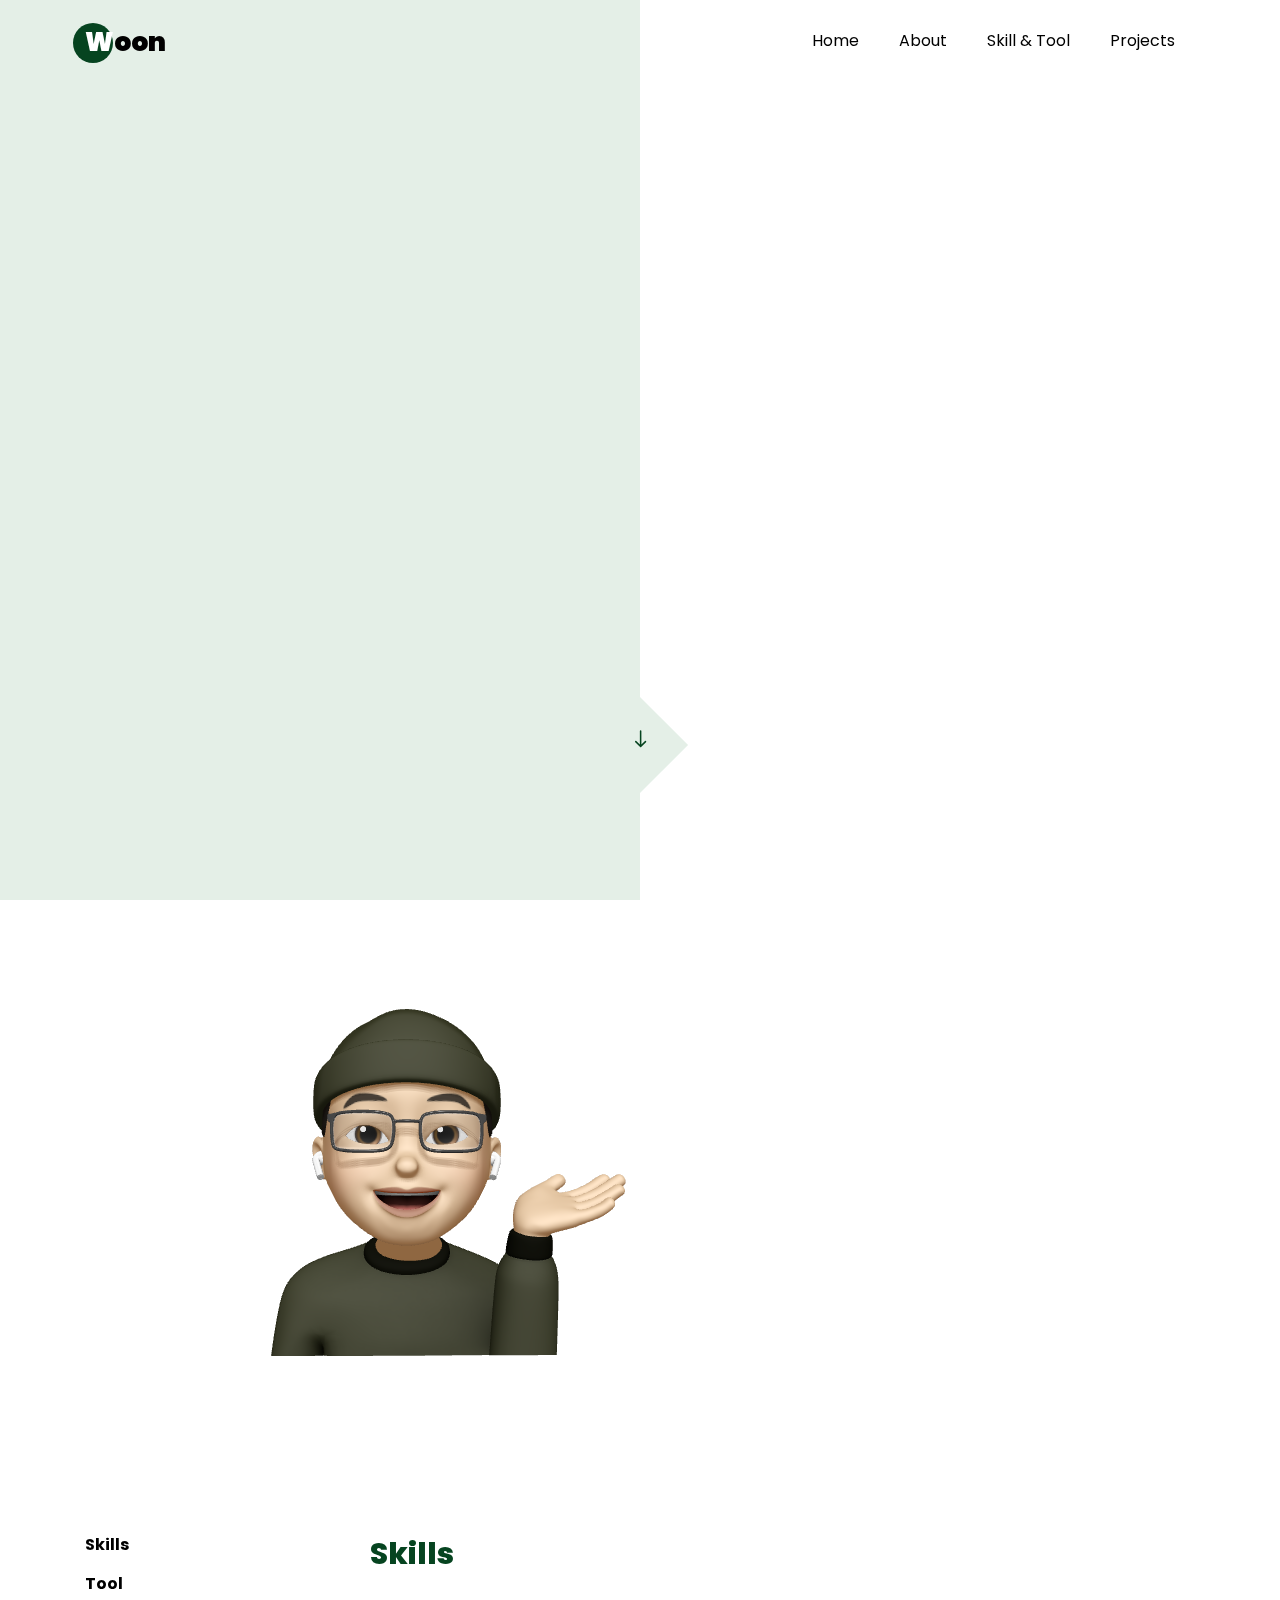
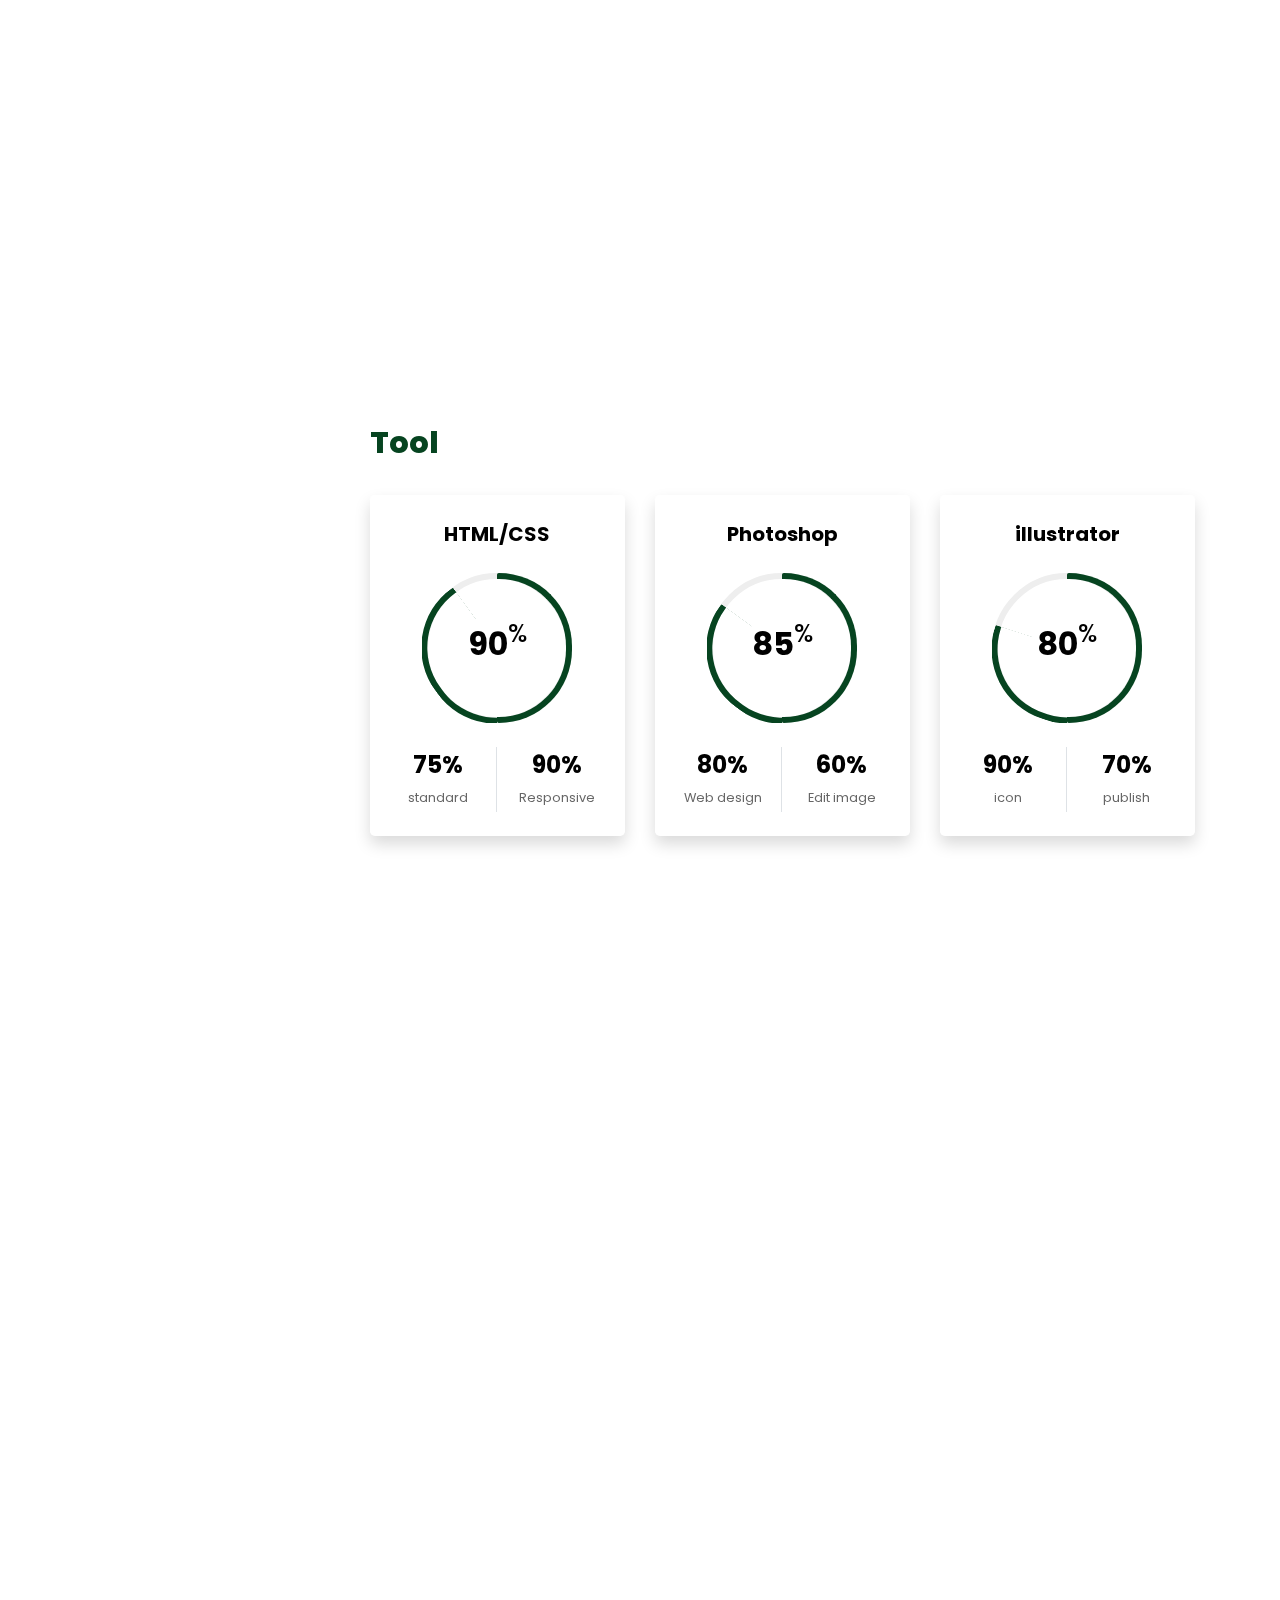
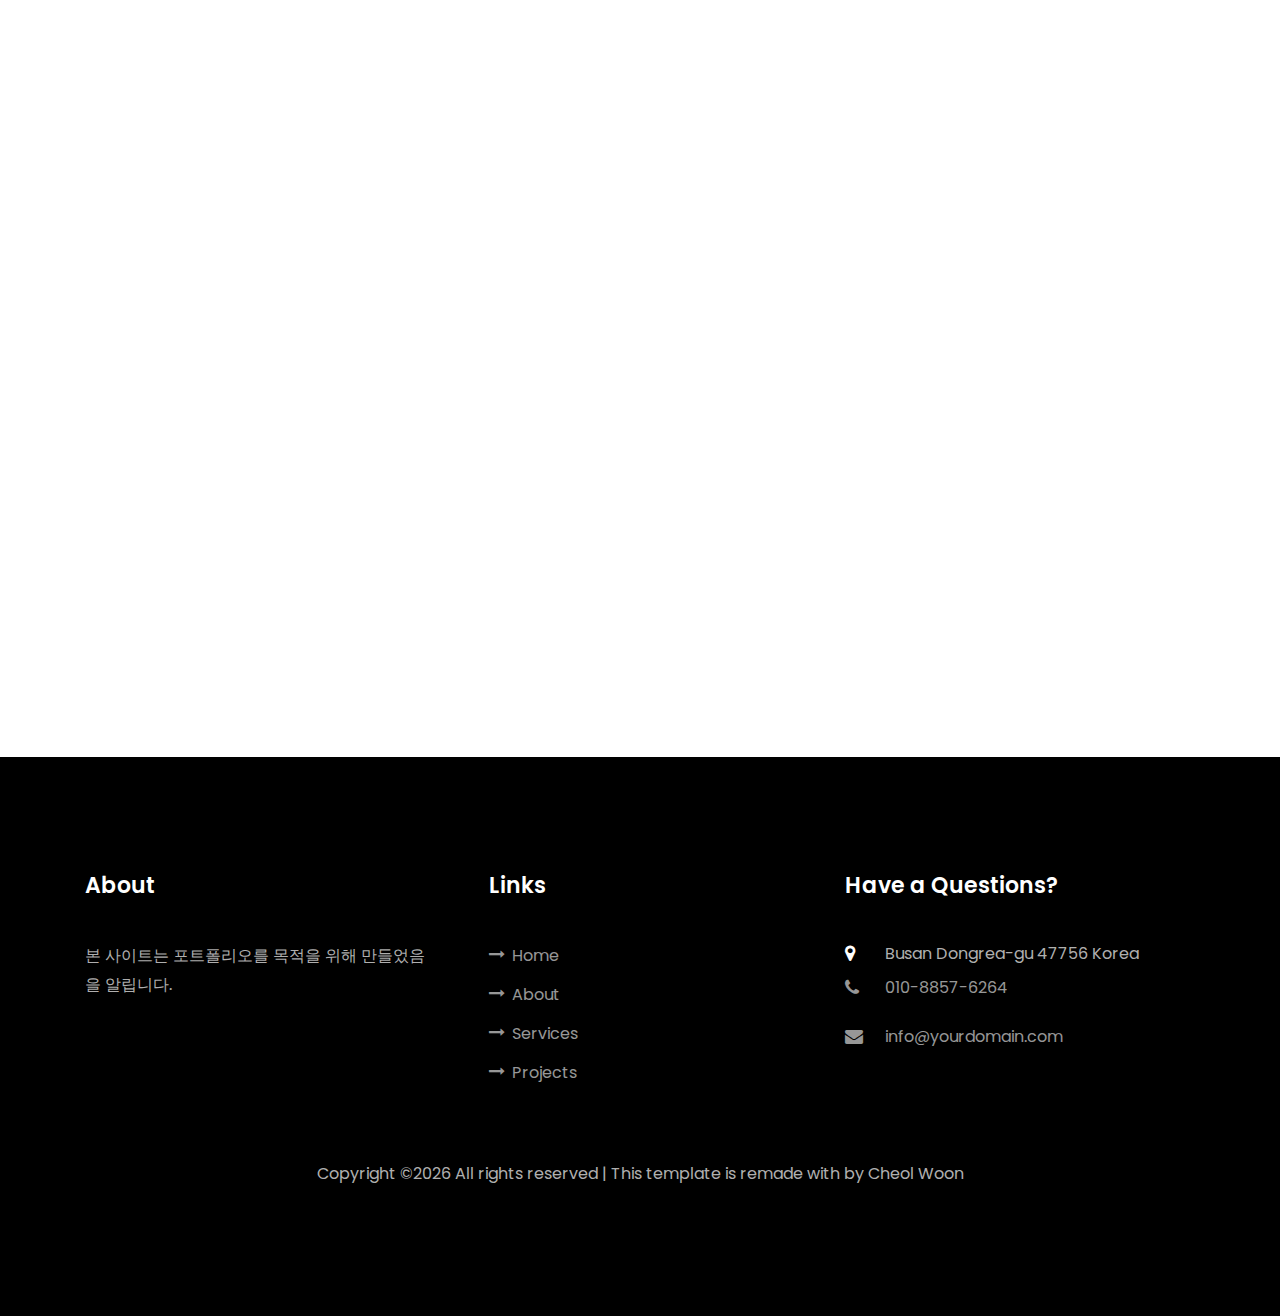
<file: ChoelwoonPP/index.html>
<!DOCTYPE html>
<html lang="ko">
  <head>
    <title>김철운 ㅣ 포트폴리오</title>
    <meta charset="utf-8">
    <meta name="viewport" content="width=device-width, initial-scale=1, shrink-to-fit=no">
    
    <link href="https://fonts.googleapis.com/css?family=Poppins:100,200,300,400,500,600,700,800,900" rel="stylesheet">

    <link rel="stylesheet" href="css/open-iconic-bootstrap.min.css">
    <link rel="stylesheet" href="css/animate.css">
    
    <link rel="stylesheet" href="css/owl.carousel.min.css">
    <link rel="stylesheet" href="css/owl.theme.default.min.css">
    <link rel="stylesheet" href="css/magnific-popup.css">

    <link rel="stylesheet" href="css/aos.css">

    <link rel="stylesheet" href="css/ionicons.min.css">
    
    <link rel="stylesheet" href="css/flaticon.css">
    <link rel="stylesheet" href="css/icomoon.css">
    <link rel="stylesheet" href="css/style.css">
  </head>
  <body data-spy="scroll" data-target=".site-navbar-target" data-offset="300">
	  
	  
    <nav class="navbar navbar-expand-lg navbar-dark ftco_navbar ftco-navbar-light site-navbar-target" id="ftco-navbar">
	    <div class="container">
	      <a class="navbar-brand" href="index.html"><span>W</span>oon</a>
	      <button class="navbar-toggler js-fh5co-nav-toggle fh5co-nav-toggle" type="button" data-toggle="collapse" data-target="#ftco-nav" aria-controls="ftco-nav" aria-expanded="false" aria-label="Toggle navigation">
	        <span class="oi oi-menu"></span> Menu
	      </button>

	      <div class="collapse navbar-collapse" id="ftco-nav">
	        <ul class="navbar-nav nav ml-auto">
	          <li class="nav-item"><a href="#home-section" class="nav-link"><span>Home</span></a></li>
	          <li class="nav-item"><a href="#about-section" class="nav-link"><span>About</span></a></li>
	          <li class="nav-item"><a href="#resume-section" class="nav-link"><span>Skill &
							Tool
						</span></a></li>
	          <li class="nav-item"><a href="#projects-section" class="nav-link"><span>Projects</span></a></li>
	        </ul>
	      </div>
	    </div>
	  </nav>
	  <section class="hero-wrap js-fullheight">
      <div class="overlay"></div>
      <div class="container">
        <div class="row no-gutters slider-text js-fullheight justify-content-center align-items-center">
          <div class="col-lg-8 col-md-6 ftco-animate d-flex align-items-center">
          	<div class="text text-center">
          		<span class="subheading">hello I am</span>
		  				<h1>Choel Woon Kim</h1>
			  				<h2>I'm a 
								  <span
								     class="txt-rotate"
								     data-period="1000"
								     data-rotate='[ "Web Designer.", "Publisher.",  "Web Designer.", "Publisher.", "Web Designer." ]'></span>
								</h2>
							</div>
            </div>
          </div>
        </div>
      </div>
      <div class="mouse">
				<a href="#" class="mouse-icon">
					<div class="mouse-wheel"><span class="ion-ios-arrow-round-down"></span></div>
				</a>
			</div>
    </section>

    <section class="ftco-about img ftco-section ftco-no-pt ftco-no-pb" id="about-section">
    	<div class="container">
    		<div class="row d-flex no-gutters">
    			<div class="col-md-6 col-lg-6 d-flex">
    				<div class="img-about img d-flex align-items-stretch">
    					<div class="overlay"></div>
	    				<div class="img d-flex align-self-stretch align-items-center" style="background-image:url(images/about.png);">
	    				</div>
    				</div>
    			</div>
    			<div class="col-md-6 col-lg-6 pl-md-5 py-5">
    				<div class="row justify-content-start pb-3">
		          <div class="col-md-12 heading-section ftco-animate">
		          	<h1 class="big">About</h1>
		            <h2 class="mb-4">About Me</h2>
		            <p class="f_b600">매일매일 달리는 디자이너 <span class="g_c">김철운</span> 입니다.</p>
		            <ul class="about-info mt-4 px-md-0 px-2">
		            	<li class="d-flex"><span>Name:</span> <span>Kim choel woon</span></li>
		            	<li class="d-flex"><span>Date of birth:</span> <span>April 26, 1996</span></li>
		            	<li class="d-flex"><span>Address:</span> <span>Busan Dongrea-gu 47756 Korea</span></li>
		            	<li class="d-flex"><span>Email:</span> <span>cwdns@naver.com</span></li>
		            	<li class="d-flex"><span>Phone: </span> <span>010 -8857-6264</span></li>
		            </ul>
		          </div>
		        </div>
	          <div class="counter-wrap ftco-animate d-flex mt-md-3">
              <div class="text">
              	<p class="mb-4">
                </p>
              </div>
	          </div>
	        </div>
        </div>
    	</div>
    </section>

    <section class="ftco-section ftco-no-pb goto-here" id="resume-section">
    	<div class="container">
    		<div class="row">
    			<div class="col-md-3">
				    <nav id="navi">
					    <ul>
					      <li><a href="#page-1">Skills</a></li>
					      <li><a href="#page-3">Tool</a></li>
					    </ul>
					  </nav>
					</div>
					<div class="col-md-9">
					  <div id="page-1" class= "page one">
					  	<h2 class="heading">Skills</h2>
					    <div class="resume-wrap d-flex ftco-animate">
					    	<div class="icon d-flex align-items-center justify-content-center">
					    		<span class="flaticon-ideas"></span>
					    	</div>
					    	<div class="text pl-3">
		    					<h2>Web Design</h2>
		    					<span class="position kortit">디자인</span>
		    					<p>웹 디자인(UX,UI) · 상세페이지 제작 · 브랜딩 설계(BI,CI)· 리플렛 제작·
										·브로슈어 제작 </p>
	    					</div>
	    				</div>
	    				<div class="resume-wrap d-flex ftco-animate">
	    					<div class="icon d-flex align-items-center justify-content-center">
					    		<span class="flaticon-ideas"></span>
					    	</div>
					    	<div class="text pl-3">
		    					<h2>Web Publisicing</h2>
		    					<span class="position kortit">웹 퍼블리싱</span>
		    					<p>퍼블리싱 웹표준 · 웹접근성구현 · 템플릿 활용 · 홈페이지 유지 및 보수
										· 제이쿼리 라이브러리 활용  </p>
		    				</div>
	    				</div>
					  </div>

					  <div id="page-3" class= "page three">
					  	<h2 class="heading">Tool</h2>
					  	<div class="row progress-circle mb-5">
					  		<div class="col-lg-4 mb-4">
						      <div class="bg-white rounded-lg shadow p-4">
						        <h2 class="h5 font-weight-bold text-center mb-4">HTML/CSS</h2>

						        <!-- Progress bar 1 -->
						        <div class="progress mx-auto" data-value='90'>
						          <span class="progress-left">
                        <span class="progress-bar border-primary"></span>
						          </span>
						          <span class="progress-right">
                        <span class="progress-bar border-primary"></span>
						          </span>
						          <div class="progress-value w-100 h-100 rounded-circle d-flex align-items-center justify-content-center">
						            <div class="h2 font-weight-bold">90<sup class="small">%</sup></div>
						          </div>
						        </div>
						        <!-- END -->

						        <!-- Demo info -->
						        <div class="row text-center mt-4">
						          <div class="col-6 border-right">
						            <div class="h4 font-weight-bold mb-0">75%</div><span class="small text-gray">standard</span>
						          </div>
						          <div class="col-6">
						            <div class="h4 font-weight-bold mb-0">90%</div><span class="small text-gray">Responsive</span>
						          </div>
						        </div>
						        <!-- END -->
						      </div>
						    </div>

						    <div class="col-lg-4 mb-4">
						      <div class="bg-white rounded-lg shadow p-4">
						        <h2 class="h5 font-weight-bold text-center mb-4">Photoshop</h2>

						        <!-- Progress bar 1 -->
						        <div class="progress mx-auto" data-value='85'>
						          <span class="progress-left">
                        <span class="progress-bar border-primary"></span>
						          </span>
						          <span class="progress-right">
                        <span class="progress-bar border-primary"></span>
						          </span>
						          <div class="progress-value w-100 h-100 rounded-circle d-flex align-items-center justify-content-center">
						            <div class="h2 font-weight-bold">85<sup class="small">%</sup></div>
						          </div>
						        </div>
						        <!-- END -->

						        <!-- Demo info -->
						        <div class="row text-center mt-4">
						          <div class="col-6 border-right">
						            <div class="h4 font-weight-bold mb-0">80%</div><span class="small text-gray">Web design</span>
						          </div>
						          <div class="col-6">
						            <div class="h4 font-weight-bold mb-0">60%</div><span class="small text-gray">Edit image</span>
						          </div>
						        </div>
						        <!-- END -->
						      </div>
						    </div>

						    <div class="col-lg-4 mb-4">
						      <div class="bg-white rounded-lg shadow p-4">
						        <h2 class="h5 font-weight-bold text-center mb-4">illustrator</h2>

						        <!-- Progress bar 1 -->
						        <div class="progress mx-auto" data-value='80'>
						          <span class="progress-left">
                        <span class="progress-bar border-primary"></span>
						          </span>
						          <span class="progress-right">
                        <span class="progress-bar border-primary"></span>
						          </span>
						          <div class="progress-value w-100 h-100 rounded-circle d-flex align-items-center justify-content-center">
						            <div class="h2 font-weight-bold">80<sup class="small">%</sup></div>
						          </div>
						        </div>
						        <!-- END -->

						        <!-- Demo info -->
						        <div class="row text-center mt-4">
						          <div class="col-6 border-right">
						            <div class="h4 font-weight-bold mb-0">90%</div><span class="small text-gray">icon</span>
						          </div>
						          <div class="col-6">
						            <div class="h4 font-weight-bold mb-0">70%</div><span class="small text-gray">publish</span>
						          </div>
						        </div>
						        <!-- END -->
						      </div>
						    </div>
					  	</div>
					  	<div class="row">
					  		<div class="col-md-6 animate-box">
									<div class="progress-wrap ftco-animate">
										<h3>Photoshop</h3>
										<div class="progress">
										 	<div class="progress-bar color-1" role="progressbar" aria-valuenow="85"
										  	aria-valuemin="0" aria-valuemax="100" style="width:90%">
										    <span>85%</span>
										  	</div>
										</div>
									</div>
								</div>
								<div class="col-md-6 animate-box">
									<div class="progress-wrap ftco-animate">
										<h3>jQuery</h3>
										<div class="progress">
										 	<div class="progress-bar color-2" role="progressbar" aria-valuenow="70"
										  	aria-valuemin="0" aria-valuemax="100" style="width:85%">
										    <span>70%</span>
										  	</div>
										</div>
									</div>
								</div>
								<div class="col-md-6 animate-box">
									<div class="progress-wrap ftco-animate">
										<h3>HTML5</h3>
										<div class="progress">
										 	<div class="progress-bar color-3" role="progressbar" aria-valuenow="95"
										  	aria-valuemin="0" aria-valuemax="100" style="width:95%">
										    <span>90%</span>
										  	</div>
										</div>
									</div>
								</div>
								<div class="col-md-6 animate-box">
									<div class="progress-wrap ftco-animate">
										<h3>CSS3</h3>
										<div class="progress">
										 	<div class="progress-bar color-4" role="progressbar" aria-valuenow="90"
										  	aria-valuemin="0" aria-valuemax="100" style="width:90%">
										    <span>90%</span>
										  	</div>
										</div>
									</div>
								</div>

								<div class="col-md-6 animate-box">
									<div class="progress-wrap ftco-animate">
										<h3>Smart Store</h3>
										<div class="progress">
										 	<div class="progress-bar color-4" role="progressbar" aria-valuenow="75"
										  	aria-valuemin="0" aria-valuemax="100" style="width:75%">
										    <span>75%</span>
										  	</div>
										</div>
									</div>
								</div>

								<div class="col-md-6 animate-box">
									<div class="progress-wrap ftco-animate">
										<h3>Indesign</h3>
										<div class="progress">
										 	<div class="progress-bar color-4" role="progressbar" aria-valuenow="70"
										  	aria-valuemin="0" aria-valuemax="100" style="width:70%">
										    <span>70%</span>
										  	</div>
										</div>
									</div>
								</div>
					  	</div>
					  </div>
    </section>

    <section class="ftco-section ftco-project" id="projects-section">
    	<div class="container-fluid px-md-0">
    		<div class="row no-gutters justify-content-center pb-5">
          <div class="col-md-12 heading-section text-center ftco-animate">
          	<h1 class="big big-2">portfolio</h1>
            <h2 class="mb-4 t_upper">Portfolio</h2>
            <p>Web Design & Responsive Web & Naver blog & Smart Store & Cafe24</p>
          </div>
        </div>
    		<div class="row no-gutters">
    			<div class="col-md-6">
    				<div class="project img ftco-animate d-flex justify-content-center align-items-center" style="background-image: url(images/work-1.jpg);">
    					<div class="overlay"></div>
	    				<div class="text text-center p-4">
	    					<h3><a href="./Emons/index.html" target="blank"> Web Design &amp; Publisicing</a></h3>
	    					<span> Emons </span>
	    				</div>
    				</div>
  				</div>
  				<div class="col-md-6">
    				<div class="project img ftco-animate d-flex justify-content-center align-items-center" style="background-image: url(images/work-2.jpg);">
    					<div class="overlay"></div>
	    				<div class="text text-center p-4">
	    					<h3><a href="./DANINGCUP/index.html" target="blank">Web Design &amp; Publisicing</a></h3>
								<span> Dancing cup</span>
	    				</div>
    				</div>
  				</div>

    			<div class="col-md-4">
    				<div class="project img ftco-animate d-flex justify-content-center align-items-center" style="background-image: url(images/work-4.jpg);">
    					<div class="overlay"></div>
	    				<div class="text text-center p-4">
	    					<h3><a href="https://smartstore.naver.com/b_world" target="blank">Smart Store</a></h3>
	    					<span>Bondiro</span>
	    				</div>
    				</div>
    			</div>
    			<div class="col-md-4">
    				<div class="project img ftco-animate d-flex justify-content-center align-items-center" style="background-image: url(images/work-5.jpg);">
    					<div class="overlay"></div>
	    				<div class="text text-center p-4">
	    					<h3><a href="Goodback/index.html" target="blank">Branding &amp; BI,CI</a></h3>
	    					<span>Good batang</span>
	    				</div>
    				</div>
    			</div>
    			<div class="col-md-4">
    				<div class="project img ftco-animate d-flex justify-content-center align-items-center" style="background-image: url(images/work-6.jpg);">
    					<div class="overlay"></div>
	    				<div class="text text-center p-4">
	    					<h3><a href="https://blog.naver.com/chrhkalaks" target="blank">Blog Design</a></h3>
	    					<span>Dashin Shop</span>
	    				</div>
    				</div>
    			</div>
    		</div>
    	</div>
    </section>

    

    <footer class="ftco-footer ftco-section">
      <div class="container">
        <div class="row mb-5">
          <div class="col-md">
            <div class="ftco-footer-widget mb-4">
              <h2 class="ftco-heading-2">About</h2>
              <p>본 사이트는 포트폴리오를 목적을 위해 만들었음을 알립니다.</p>
            </div>
          </div>
          <div class="col-md">
            <div class="ftco-footer-widget mb-4 ml-md-4">
              <h2 class="ftco-heading-2">Links</h2>
              <ul class="list-unstyled">
                <li><a href="#"><span class="icon-long-arrow-right mr-2"></span>Home</a></li>
                <li><a href="#"><span class="icon-long-arrow-right mr-2"></span>About</a></li>
                <li><a href="#"><span class="icon-long-arrow-right mr-2"></span>Services</a></li>
                <li><a href="#"><span class="icon-long-arrow-right mr-2"></span>Projects</a></li>
              </ul>
            </div>
          </div>
          <div class="col-md">
            <div class="ftco-footer-widget mb-4">
            	<h2 class="ftco-heading-2">Have a Questions?</h2>
            	<div class="block-23 mb-3">
	              <ul>
	                <li><span class="icon icon-map-marker"></span><span class="text">
										Busan Dongrea-gu 47756 Korea</span></li>
	                <li><a href="#"><span class="icon icon-phone"></span><span class="text">010-8857-6264</span></a></li>
	                <li><a href="#"><span class="icon icon-envelope"></span><span class="text">info@yourdomain.com</span></a></li>
	              </ul>
	            </div>
            </div>
          </div>
        </div>
        <div class="row">
          <div class="col-md-12 text-center">

            <p><!-- Link back to Colorlib can't be removed. Template is licensed under CC BY 3.0. -->
  Copyright &copy;<script>document.write(new Date().getFullYear());</script> All rights reserved | This template is remade with by <a href="https://colorlib.com" target="_blank"></a>Cheol Woon</a>
  <!-- Link back to Colorlib can't be removed. Template is licensed under CC BY 3.0. --></p>
          </div>
        </div>
      </div>
    </footer>
    
  

  <!-- loader -->
  <div id="ftco-loader" class="show fullscreen"><svg class="circular" width="48px" height="48px"><circle class="path-bg" cx="24" cy="24" r="22" fill="none" stroke-width="4" stroke="#eeeeee"/><circle class="path" cx="24" cy="24" r="22" fill="none" stroke-width="4" stroke-miterlimit="10" stroke="#F96D00"/></svg></div>


  <script src="js/jquery.min.js"></script>
  <script src="js/jquery-migrate-3.0.1.min.js"></script>
  <script src="js/popper.min.js"></script>
  <script src="js/bootstrap.min.js"></script>
  <script src="js/jquery.easing.1.3.js"></script>
  <script src="js/jquery.waypoints.min.js"></script>
  <script src="js/jquery.stellar.min.js"></script>
  <script src="js/owl.carousel.min.js"></script>
  <script src="js/jquery.magnific-popup.min.js"></script>
  <script src="js/aos.js"></script>
  <script src="js/jquery.animateNumber.min.js"></script>
  <script src="js/scrollax.min.js"></script>
  
  <script src="js/main.js"></script>
    
  </body>
</html>
</file>
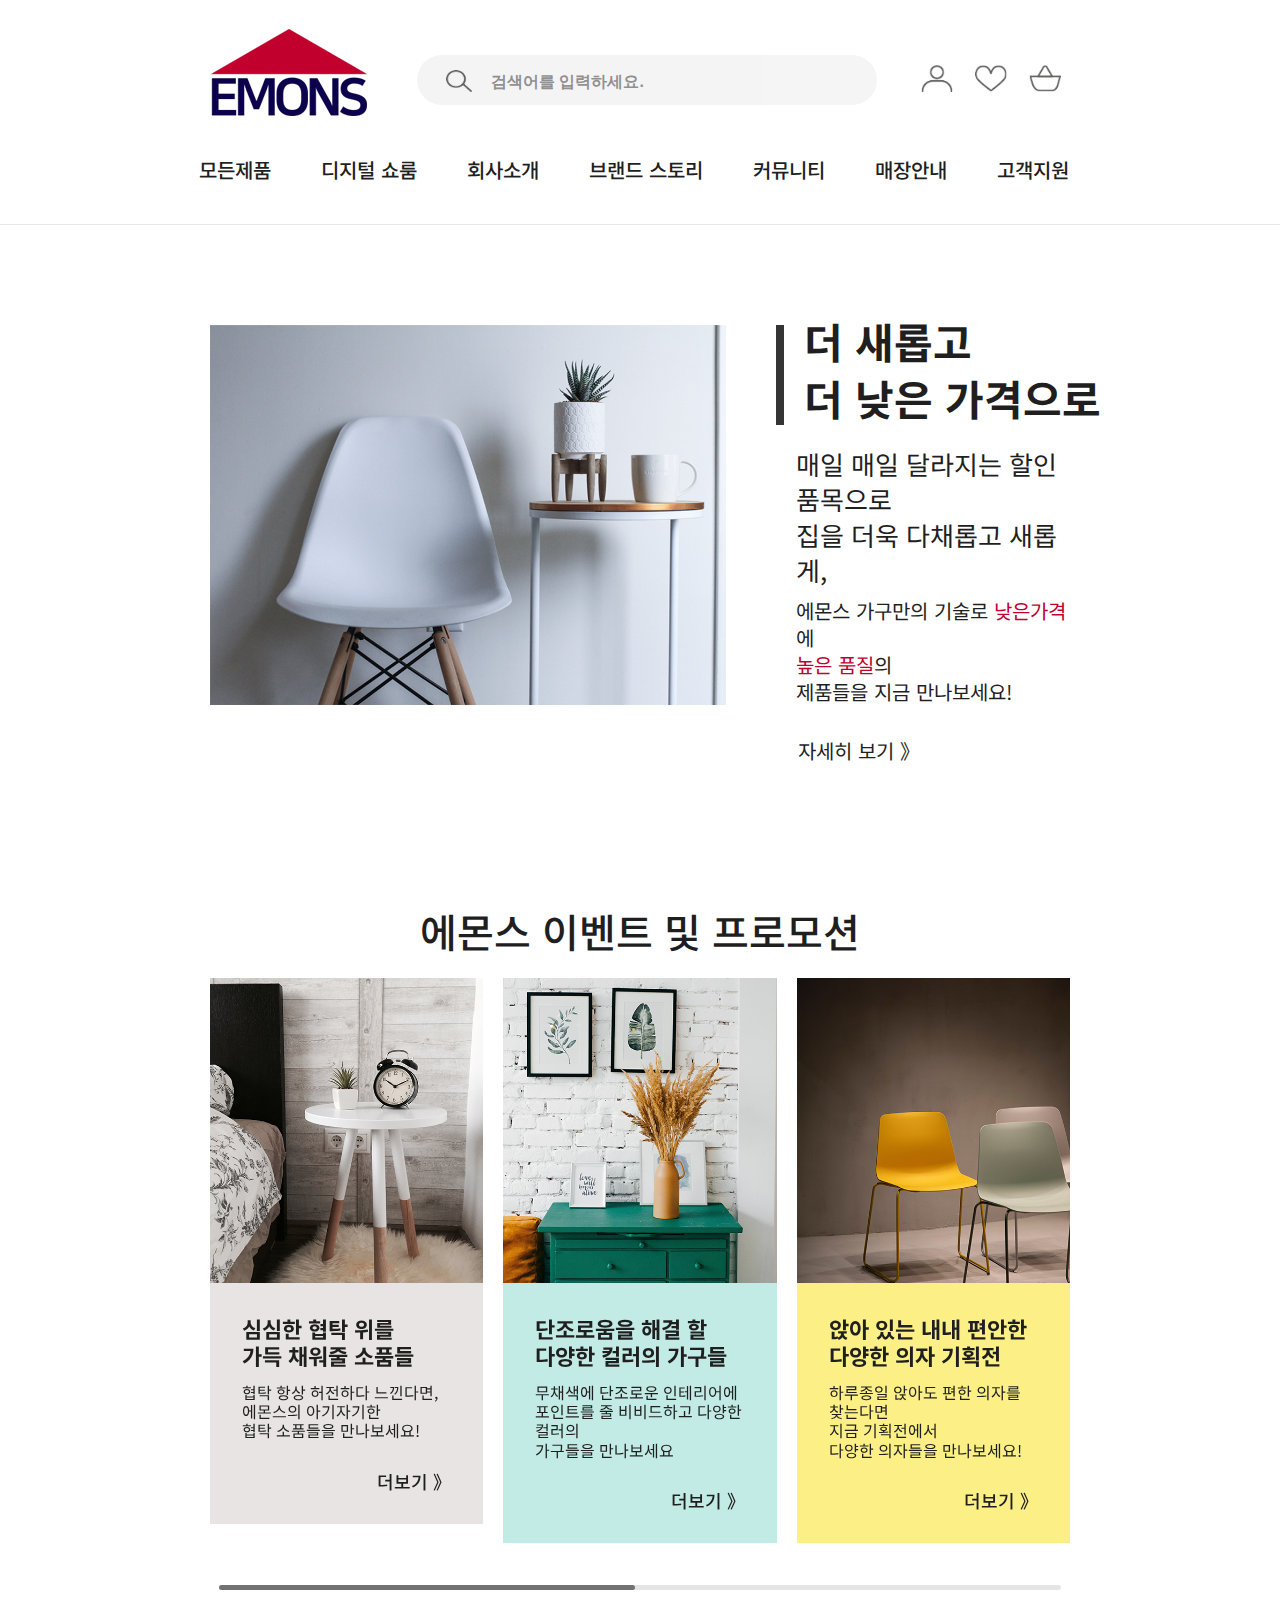
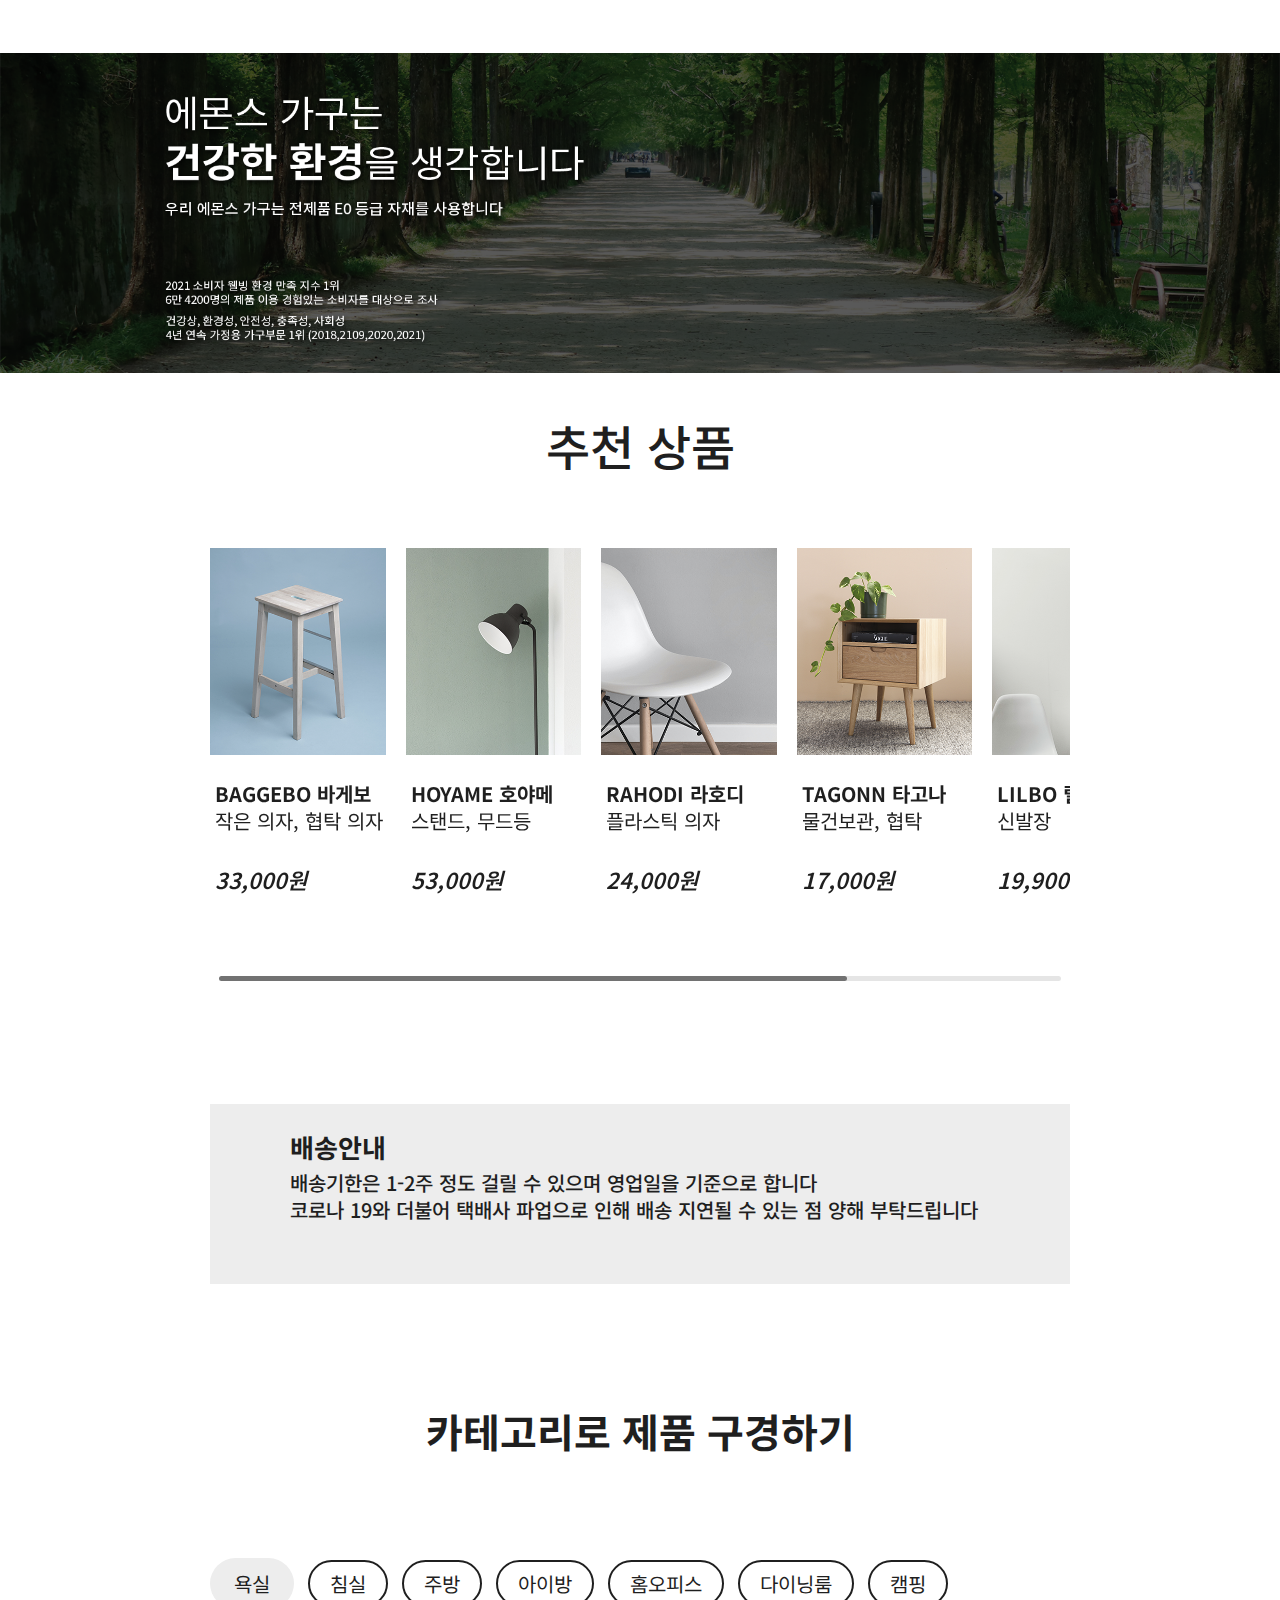
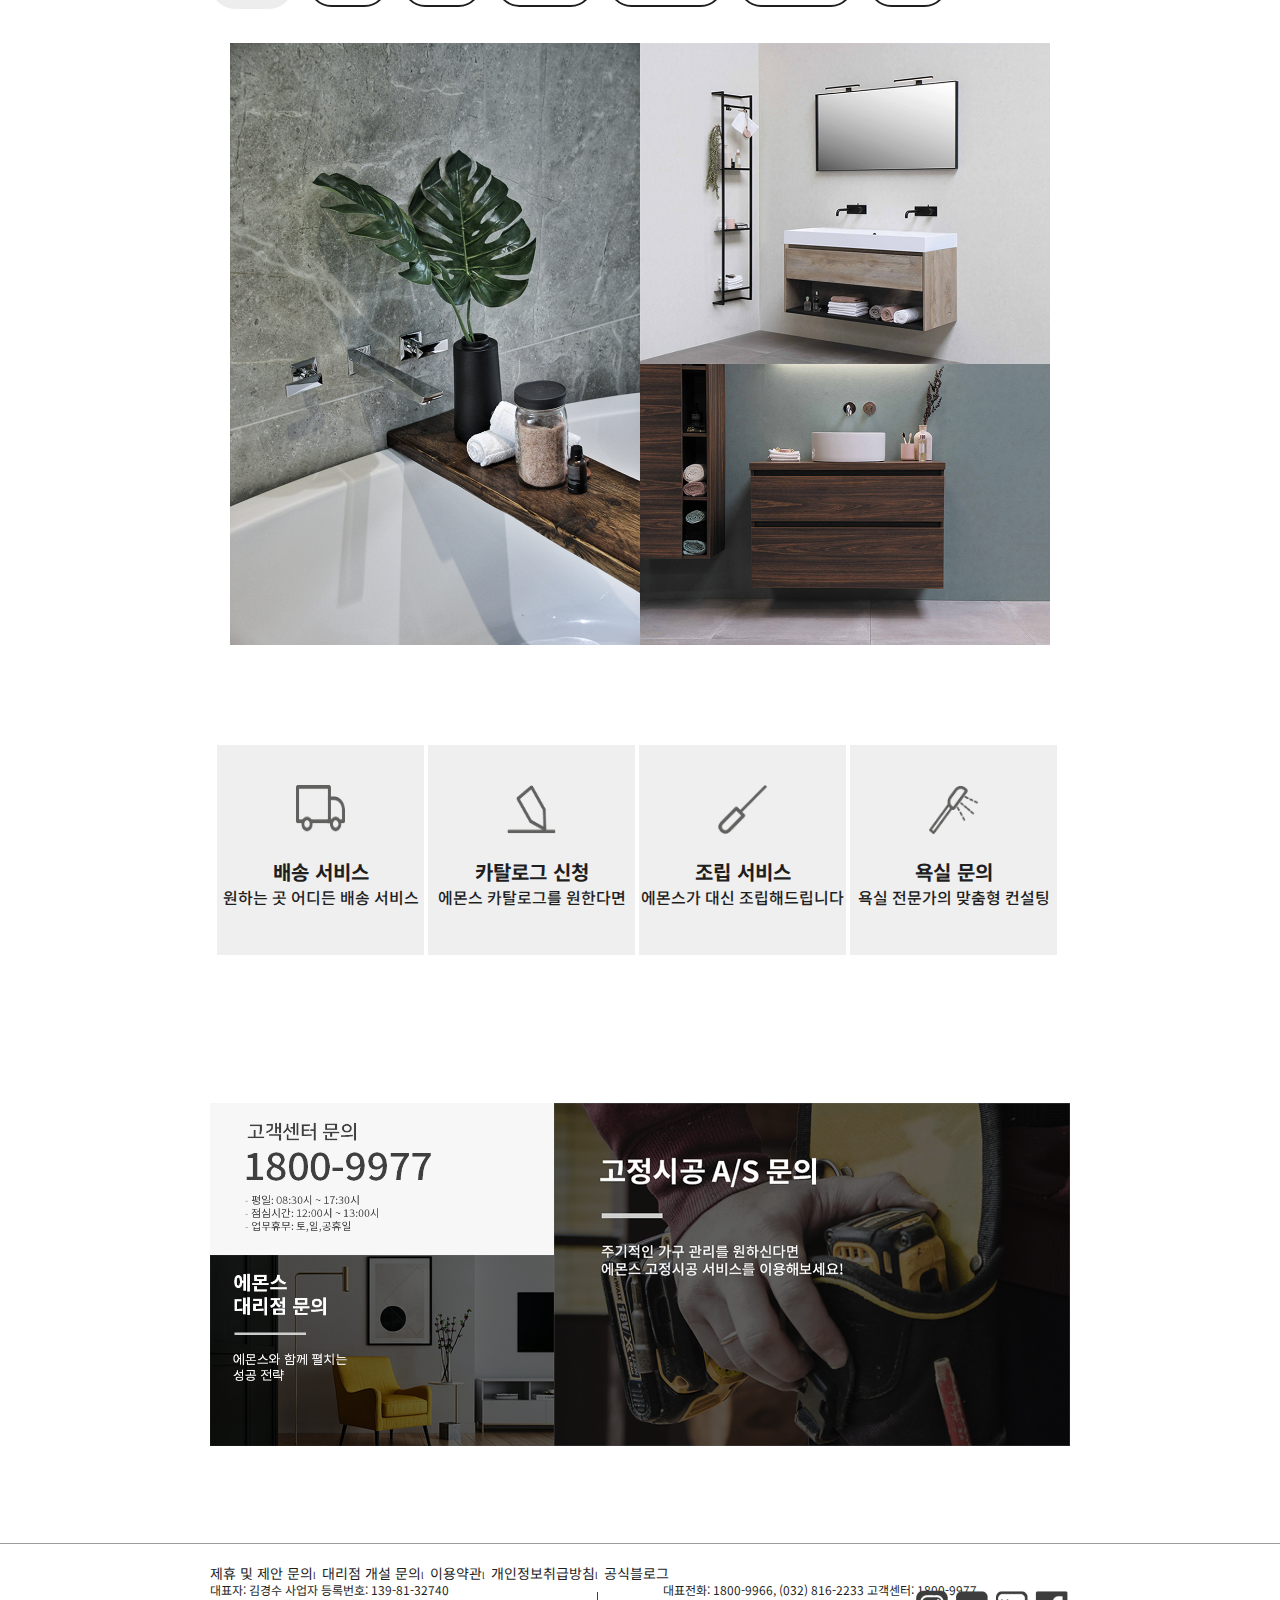
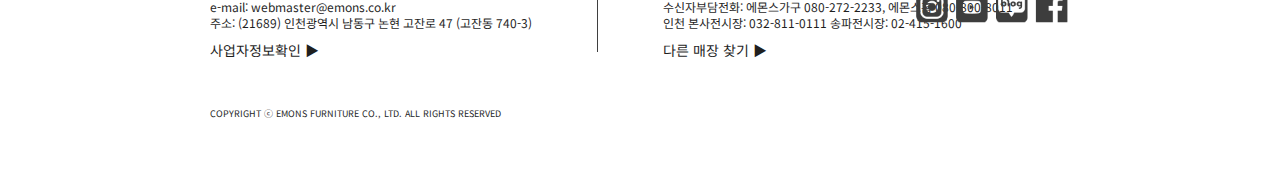
<file: ChoelwoonPP/Emons/index.html>
<!DOCTYPE html>
<html lang="ko">
<head>
  <meta charset="UTF-8">
  <meta http-equiv="X-UA-Compatible" content="IE=edge">
  <meta name="viewport" content="width=device-width, initial-scale=1.0">
  <title>에몬스 가구</title>
  <link rel="stylesheet" href="./css/reset.css">
  <link rel="stylesheet" href="./css/swiper-bundle.css">
  <link rel="stylesheet" href="./css/main.css">
  
  <script src="./js/html5shiv.js"></script>
  <script src="./js/jquery-3.2.1.min.js"></script>
  <script src="./js/jqury.js"></script>
  <script src="https://unpkg.com/swiper/swiper-bundle.min.js"></script>
  
  

</head>
<body>
  <div id="wrap clear">
    <header class="clear">
      <div class="inner clear">

      <h1><a href="index.html">에몬스 가구 로고</a></h1>

      <div class="seach_box clear">
        <input type="text" class="txt_box" placeholder="검색어를 입력하세요.">
        <button type="button" class="seach_icon"></button>
     </div>
     <!-- seach_box -->
      <ul class="h_menu clear">
        <li><a href="#">마이페이지</a></li>
        <li><a href="#">찜목록</a></li>
        <li><a href="#">장바구니</a></li>
        <li class="open_nav"><a href="#">메뉴열기</a></li>
      </ul>

    </div>
    <!-- inner -->
      <div class="sub_nav">
        <div class="sub_nav_back"></div>
        <div class="sub_nav_box">
      <h1><a href="index.html">에몬스 가구 로고</a></h1>
      <a href="#" class="x_bnt"></a>
      <ul>
        <li><a href="#">모든제품</a></li>
        <li><a href="#">디지털 쇼룸</a></li>
        <li><a href="#">회사소개</a></li>
        <li><a href="sub01.html">브랜드 스토리</a></li>
        <li><a href="#">커뮤니티</a></li>
        <li><a href="#">매장안내</a></li>
        <li><a href="#">고객지원</a></li>
      </ul>
    </div>
    </div>
    </header>
    <!-- header -->

    <nav>
      <ul class="g_nav clear">
        <li><a href="#">모든제품</a></li>
        <li><a href="#">디지털 쇼룸</a></li>
        <li><a href="#">회사소개</a></li>
        <li><a href="sub01.html">브랜드 스토리</a></li>
        <li><a href="#">커뮤니티</a></li>
        <li><a href="#">매장안내</a></li>
        <li><a href="#">고객지원</a></li>
      </ul>
    </nav>
    <!-- nav -->
    <main>
      <section id="sec01">
        <div class="inner clear">
          <div class="img_box">
          <img src="./img/main_bene1.png" alt="흰의자와 인테리어가 있는 사진">
          </div>
          <div class="bene_txt_box clear">
            <h2>더 새롭고<br> 
              더 낮은 가격으로</h2>
            <p class="daily">매일 매일 달라지는 할인 품목으로<br>
              집을 더욱 다채롭고 새롭게,</p>
            <p class="mini_txt">에몬스 가구만의 기술로 <span>낮은가격</span>에
              <br>
              <span>높은 품질</span>의 <br>
              제품들을 지금 만나보세요!</p>
            <a href="#">자세히 보기 》</a>
          </div>
        </div>
      </section>

      <section id="sec02">
        <h3>에몬스 이벤트 및 프로모션</h3>
        <div class="swiper-container swiper1">
          <div class="swiper-wrapper">

            <div class="swiper-slide">
              <a href="#">
                <img src="./img/emons_bene01_img.jpg" alt="협탁위를 소품들">
                <div class="recom_txt grey">
                  <h4>심심한 협탁 위를<br>
                    가득 채워줄 소품들</h4>
                  <p>협탁 항상 허전하다 느낀다면,<br> 
                    에몬스의 아기자기한<br> 협탁 소품들을 만나보세요!</p>
                  <em>더보기 》</em>
                </div>
              </a></div>

              <div class="swiper-slide">
                <a href="#">
                  <img src="./img/emons_bene02_img.jpg" alt="청록색 서랍 위에 화분과 액자들 사진">
                  <div class="recom_txt mint">
                    <h4>단조로움을 해결 할 <br>
                      다양한 컬러의 가구들 </h4>
                    <p>무채색에 단조로운 인테리어에<br>
                      포인트를 줄 비비드하고 다양한 컬러의<br> 
                      가구들을 만나보세요</p>
                    <em>더보기 》</em>                   
                  </div>
                </a></div>
                
              <div class="swiper-slide">
                <a href="#">
                  <img src="./img/emons_bene03_img.jpg" alt="협탁위를 소품들">
                  <div class="recom_txt yellow">
                    <h4>앉아 있는 내내 편안한<br>
                      다양한 의자 기획전 </h4>
                    <p>하루종일 앉아도 편한 의자를 찾는다면<br>
                       지금 기획전에서 <br>
                       다양한 의자들을 만나보세요!</p>
                    <em>더보기 》</em>
                   
                  </div>
                </a></div>

                <div class="swiper-slide">
                  <a href="#">
                    <img src="./img/emons_bene04_img.jpg" alt="협탁위를 소품들">
                    <div class="recom_txt brown">
                      <h4>침대에서 에몬스를<br>
                        즐겨보세요</h4>
                      <p>에몬스 디지털 쇼룸으로<br>
                        침대에 누워서 즐기는 에몬스의<br> 
                        쇼룸 지금 만나보세요.</p>
                      <em>더보기 》</em>
                    </div>
                  </a></div>
   
                  <div class="swiper-slide">
                    <a href="#">
                      <img src="./img/emons_bene01_img.jpg" alt="협탁위를 소품들">
                      <div class="recom_txt grey">
                        <h4>심심한 협탁 위를<br>
                          가득 채워줄 소품들</h4>
                        <p>협탁 항상 허전하다 느낀다면,<br> 
                          에몬스의 아기자기한<br> 협탁  소품들을 만나보세요!</p>
                        <em>더보기 》</em>
                      </div>
                    </a></div>
      

              <div class="swiper-slide">
                <a href="#">
                  <img src="./img/emons_bene03_img.jpg" alt="협탁위를 소품들">
                  <div class="recom_txt yellow">
                    <h4>앉아 있는 내내 편안한<br>
                      다양한 의자 기획전 </h4>
                    <p>하루종일 앉아도 편한 의자를 찾으신다면<br>
                       지금 기획전에서 <br>
                       다양한 의자들을 만나보세요!</p>
                    <em>더보기 》</em>
                  </div>
                </a></div>
        </div>
        <div class="swiper-scrollbar"></div>
        <div class="swiper-button-next">
        </div>
        <div class="swiper-button-prev"></div>
        </div>
      </section>

      <section id="sec03">
        <img src="./img/eco_bene.png" alt="에몬스 가구는 
        건강한 환경을 생각합니다우리 에몬스 가구는 전제품 E0 등급 자재를 사용합니다 2021 소비자 웰빙 환경 만족 지수 1위
        6만 4200명의 제품 이용 경험있는 소비자를 대상으로 조사
        건강상, 환경성, 안전성, 충족성, 사회성
        4년 연속 가정용 가구부문 1위 (2018,2109,2020,2021)
        ">
      </section>
      <section id="sec04">
        <h4>추천 상품</h4>
        <div class="swiper-container swiper2">
          <div class="swiper-wrapper">
            <div class="swiper-slide"><a href="#">
              <img src="./img/recom_01.png" alt="하얀색 나무 의자사진">
              <div class="recom_txt">
                <h6>BAGGEBO 바게보</h6>
                <p>작은 의자, 협탁 의자</p>
                <em>33,000원</em>
              </div>
            </a></div>
            <div class="swiper-slide"><a href="#">
              <img src="./img/recom_02.png" alt="검정색 스탠드사진">
              <div class="recom_txt">
                <h6>HOYAME 호야메</h6>
                <p>스탠드, 무드등</p>
                <em>53,000원</em>
              </div>
            </a></div>
            <div class="swiper-slide"><a href="#">
              <img src="./img/recom_03.png" alt="하얀색 플라스틱 곡선 의자사진">
              <div class="recom_txt">
                <h6>RAHODI 라호디</h6>
                <p>플라스틱 의자</p>
                <em>24,000원</em>
              </div>
            </a></div>
            <div class="swiper-slide"><a href="#">
              <img src="./img/recom_04.png" alt="작은 나무 협탁 사진">
              <div class="recom_txt">
                <h6>TAGONN 타고나</h6>
                <p>물건보관, 협탁</p>
                <em>17,000원</em>
              </div>
            </a></div>
            <div class="swiper-slide"><a href="#">
              <img src="./img/recom_05.png" alt="하얀색 신발장과 선인장사진">
              <div class="recom_txt">
                <h6>LILBO 릴보</h6>
                <p>신발장</p>
                <em>19,900원</em>
              </div>
            </a></div>
            <div class="swiper-slide"><a href="#">
              <img src="./img/recom_03.png" alt="">
              <div class="recom_txt">
                <h6>RAHODI 라호디</h6>
                <p>플라스틱 의자</p>
                <em>24,000원</em>
              </div>
            </a></div>
          </div>
          <div class="swiper-scrollbar"></div>
          <div class="swiper-button-next">
          </div>
          <div class="swiper-button-prev"></div>
          
        </div>
      </section>
      <section id="sec05">
        <div class="back_box">
          <h6>배송안내</h6>
          <p>배송기한은 1-2주 정도 걸릴 수 있으며 영업일을 기준으로 합니다 <br> 
            코로나 19와 더불어 택배사 파업으로 인해 배송 지연될 수 있는 점 양해 부탁드립니다</p>
        </div>
      </section>
      <section id="sec06">
        <h2>카테고리로 제품 구경하기</h2>
        <ul class="category clear">
          <li class="on">욕실</li>
          <li>침실</li>
          <li>주방</li>
          <li>아이방</li>
          <li>홈오피스</li>
          <li>다이닝룸</li>
          <li>캠핑</li>
        </ul>

        <div class="tab_cont">

        <div class="category_box on clear">
          <div class="left_img">
            <a href="#">
            <img src="./img/category_img01.png" alt="욕실에 욕조위에 화분이 올려져 있는 사진"class="c_img01">
            </a>
          </div>
          <div class="right_img clear">
            <img src="./img/category_img02.png" alt="하얀색 배경에 세면대와 수건보관함사진" class="c_img02">
            <img src="./img/category_img03.png" alt="갈색 나무의 수건보관함" class="c_img03">
          </div>
          </div>

          <div class="category_box clear">
            <div class="left_img">
              <img src="./img/category_img01_02.png" alt="아늑한 조명에 소파가 보이는 거실 사진"class="c_img01">
            </div>
            <div class="right_img clear">
              <img src="./img/category_img02_02.png" alt="청록색 소파가 보이는 사진" class="c_img02">
              <img src="./img/category_img03_03.png" alt="카페분위기가 나는 사진" class="c_img03">
            </div>
        </div>

        <div class="category_box clear">
          <div class="left_img">
            <img src="./img/category_img01.png" alt="욕실에 욕조위에 화분이 올려져 있는 사진"class="c_img01">
          </div>
          <div class="right_img clear">
            <img src="./img/category_img02.png" alt="하얀색 배경에 세면대와 수건보관함사진" class="c_img02">
            <img src="./img/category_img03.png" alt="갈색 나무의 수건보관함" class="c_img03">
          </div>
          </div>

          <div class="category_box clear">
            <div class="left_img">
              <img src="./img/category_img01_02.png" alt="아늑한 조명에 소파가 보이는 거실 사진"class="c_img01">
            </div>
            <div class="right_img clear">
              <img src="./img/category_img02_02.png" alt="청록색 소파가 보이는 사진" class="c_img02">
              <img src="./img/category_img03_03.png" alt="카페분위기가 나는 사진" class="c_img03">
            </div>
        </div>

        <div class="category_box clear">
          <div class="left_img">
            <img src="./img/category_img01.png" alt="욕실에 욕조위에 화분이 올려져 있는 사진"class="c_img01">
          </div>
          <div class="right_img clear">
            <img src="./img/category_img02.png" alt="하얀색 배경에 세면대와 수건보관함사진" class="c_img02">
            <img src="./img/category_img03.png" alt="갈색 나무의 수건보관함" class="c_img03">
          </div>
          </div>

          <div class="category_box clear">
            <div class="left_img">
              <img src="./img/category_img01_02.png" alt="아늑한 조명에 소파가 보이는 거실 사진"class="c_img01">
            </div>
            <div class="right_img clear">
              <img src="./img/category_img02_02.png" alt="청록색 소파가 보이는 사진" class="c_img02">
              <img src="./img/category_img03_03.png" alt="카페분위기가 나는 사진" class="c_img03">
            </div>
        </div>

        <div class="category_box clear">
          <div class="left_img">
            <img src="./img/category_img01.png" alt="욕실에 욕조위에 화분이 올려져 있는 사진"class="c_img01">
          </div>
          <div class="right_img clear">
            <img src="./img/category_img02.png" alt="하얀색 배경에 세면대와 수건보관함사진" class="c_img02">
            <img src="./img/category_img03.png" alt="갈색 나무의 수건보관함" class="c_img03">
          </div>
          </div>
            
        </div>
      </section>
      <section id="sec07">
        <div class="custom_serve">
          <ul class="custom_box clear">
            <li><a href="#">
              <span></span>
              <strong>배송 서비스</strong>
              <p>원하는 곳 어디든 배송 서비스 </p>
            </a></li>
            <li><a href="#">
              <span></span>
              <strong>카탈로그 신청</strong>
              <p>에몬스 카탈로그를 원한다면 </p>
            </a></li>
            <li><a href="#">
              <span></span>
              <strong>조립 서비스</strong>
              <p>에몬스가 대신 조립해드립니다</p>
            </a></li>
            <li><a href="#">
              <span></span>
              <strong>욕실 문의</strong>
              <p>욕실 전문가의  맞춤형 컨설팅 </p>
            </a></li>
          </ul>
          
        </div>
      </section>
      <section id="sec08">
        <div class="clear">
        <div class="left_img clear">
          <img src="./img/indury.png" alt="고객센터 문의 1800-9977 - 평일: 08:30시 ~ 17:30시 
          - 점심시간: 12:00시 ~ 13:00시
          - 업무휴무: 토,일,공휴일" class="ind">
          <a href="#">
            <a href="#">
        <img src="./img/customer_img01.png" alt="에몬스 대리점 문의 에몬스와 함께하는 성공전략" class="cos_img01">
      </a>
      </a>
       </div>
       <!-- left_img -->
        <div class="right_img clear">
          <a href="#">
          <img src="./img/customer_img02.png" alt="고정시공 A/S 문의 주기적인 가구 관리를 원하신다면 에몬스 고정 시공서비스를 이용해보세요" class="cos_img02">
        </a>
        </div> 
        </div>
      </section>
    </main>
    <footer class="clear">
      <ul class="f_info clear">
        <li><a href="#">제휴 및 제안 문의</a>l</li>
        <li><a href="#">대리점 개설 문의</a>l</li>
        <li><a href="#">이용약관</a>l</li>
        <li><a href="#">개인정보취급방침</a>l</li>
        <li><a href="#">공식블로그</a></li>
      </ul>

      <ul class="f_sns clear">
        <li><a href="#"></a></li>
        <li><a href="#"></a></li>
        <li><a href="#"></a></li>
        <li><a href="#"></a></li>
      </ul>

      <div class="f_txt">
        <p>대표자: 김경수     사업자 등록번호: 139-81-32740<br>
          e-mail: webmaster@emons.co.kr<br>
          주소: (21689) 인천광역시 남동구 논현 고잔로 47 (고잔동 740-3)</p>
        <a href="#">사업자정보확인 ▶</a>
      </div>

      <div class="line"></div>

      <div class="f_txt">
        <p>대표전화: 1800-9966, (032) 816-2233 고객센터: 1800-9977<br>
          수신자부담전화: 에몬스가구 080-272-2233, 에몬스홈 080-800-8011<br>
          인천 본사전시장: 032-811-0111 송파전시장: 02-415-1600</p>
        <a href="#">다른 매장 찾기 ▶</a>
      </div>

      <p class="f_copy clear"> 
        COPYRIGHT ⓒ EMONS FURNITURE CO., LTD. ALL RIGHTS RESERVED</p>
    </footer>
  </div>
  <!-- wrap -->
  <script src="./js/slider.js"></script>
</body>
</html>
</file>
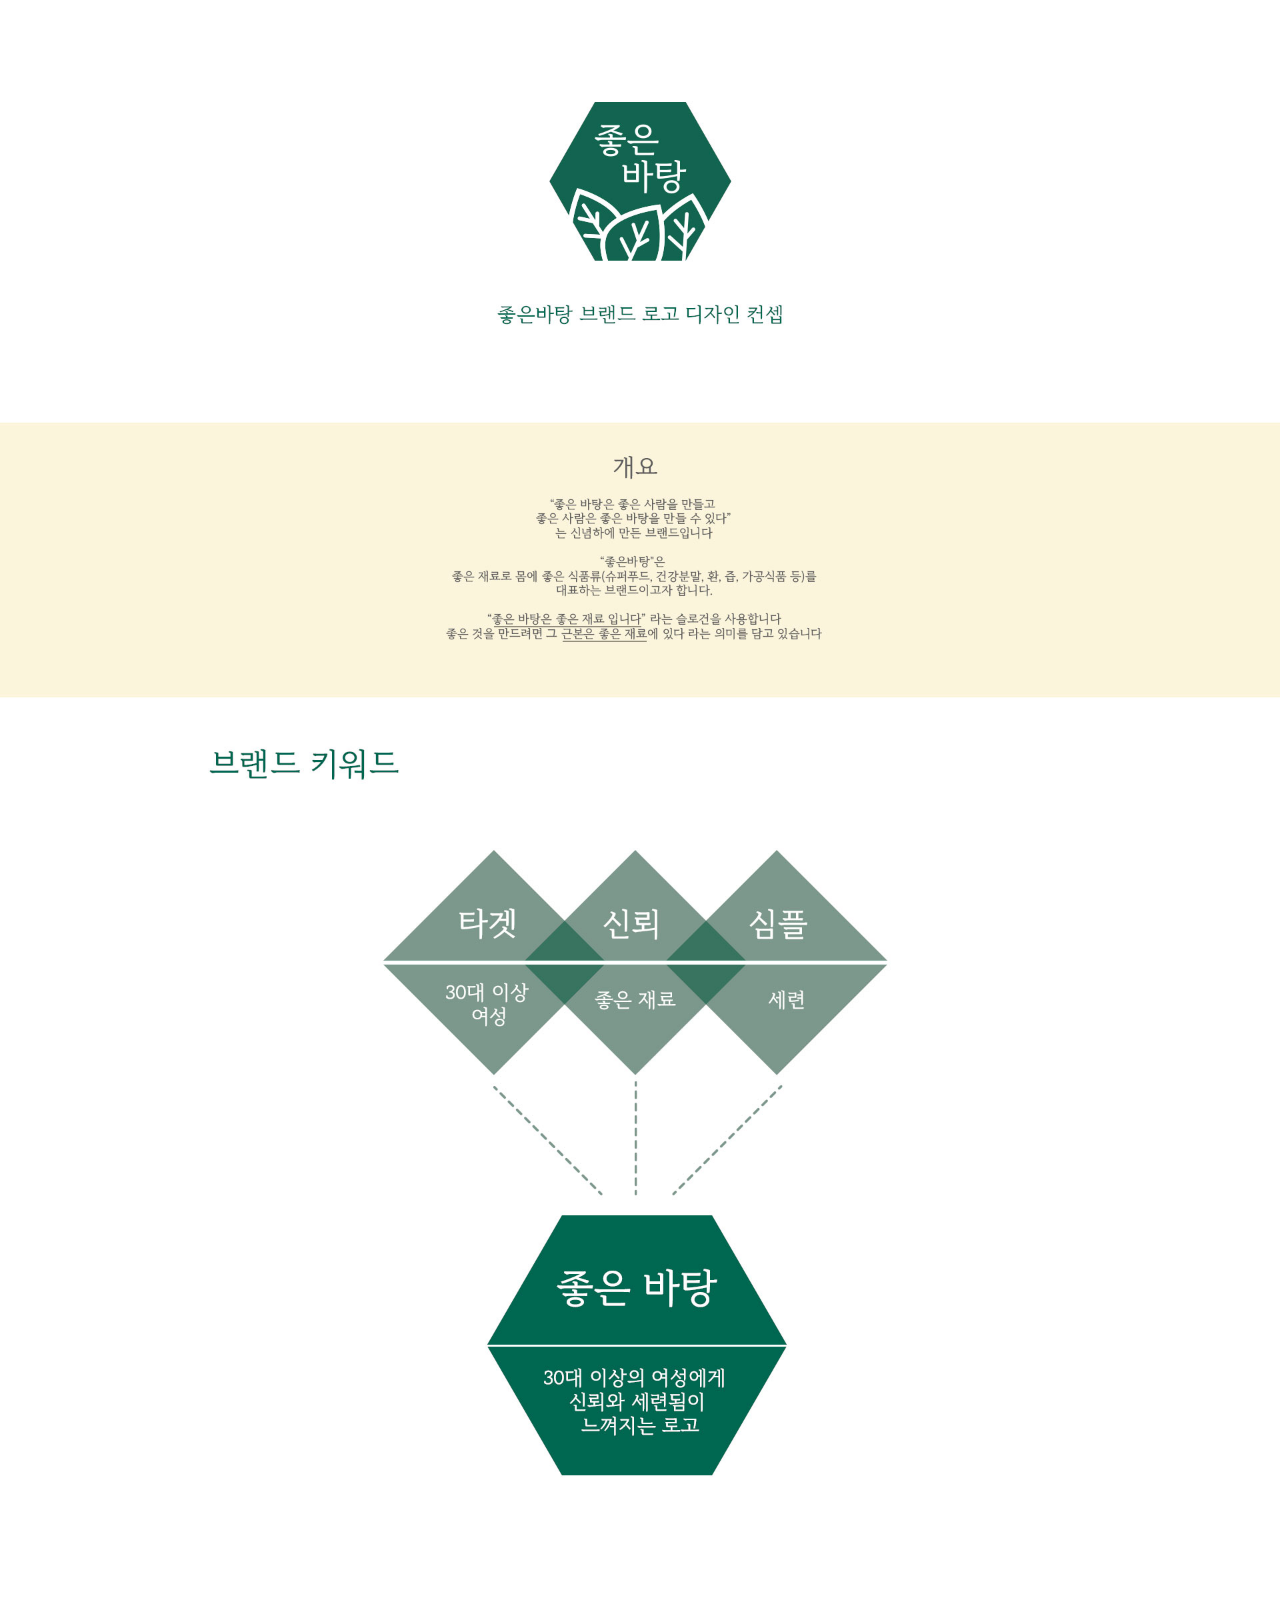
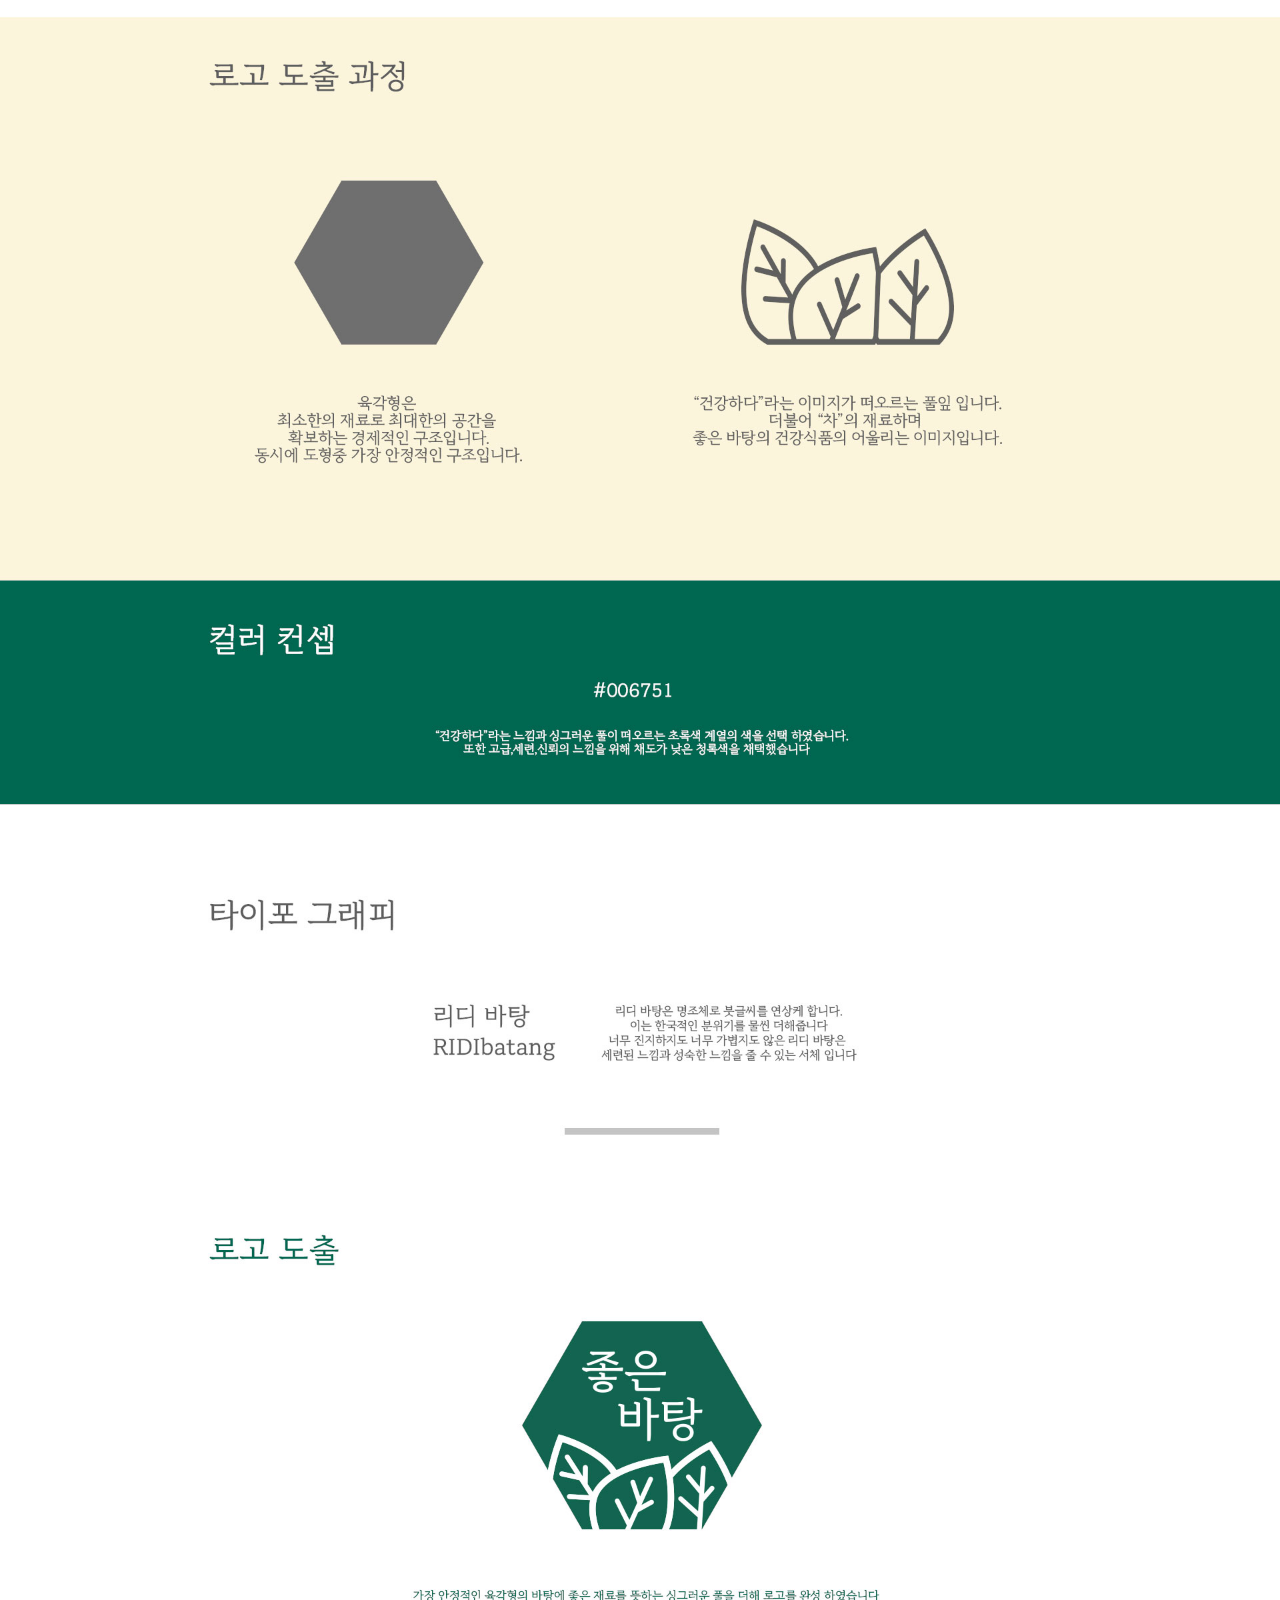
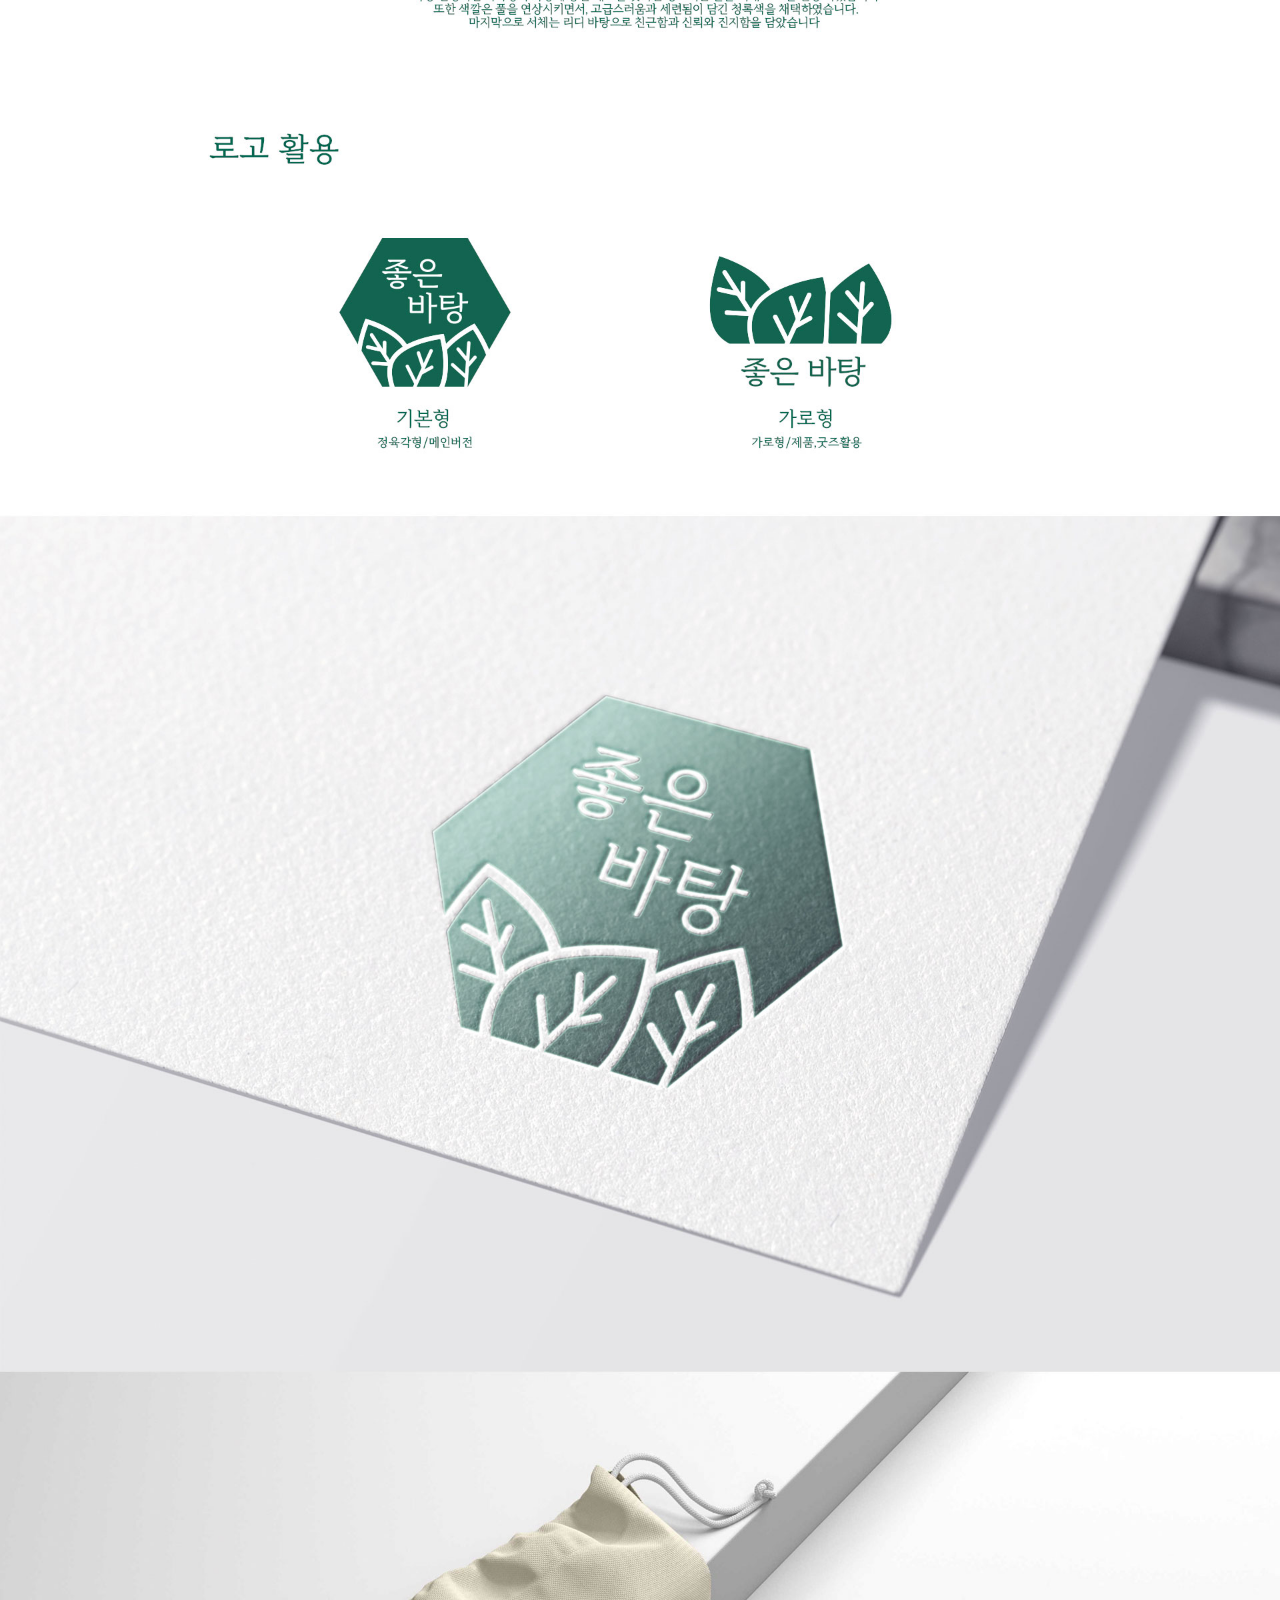
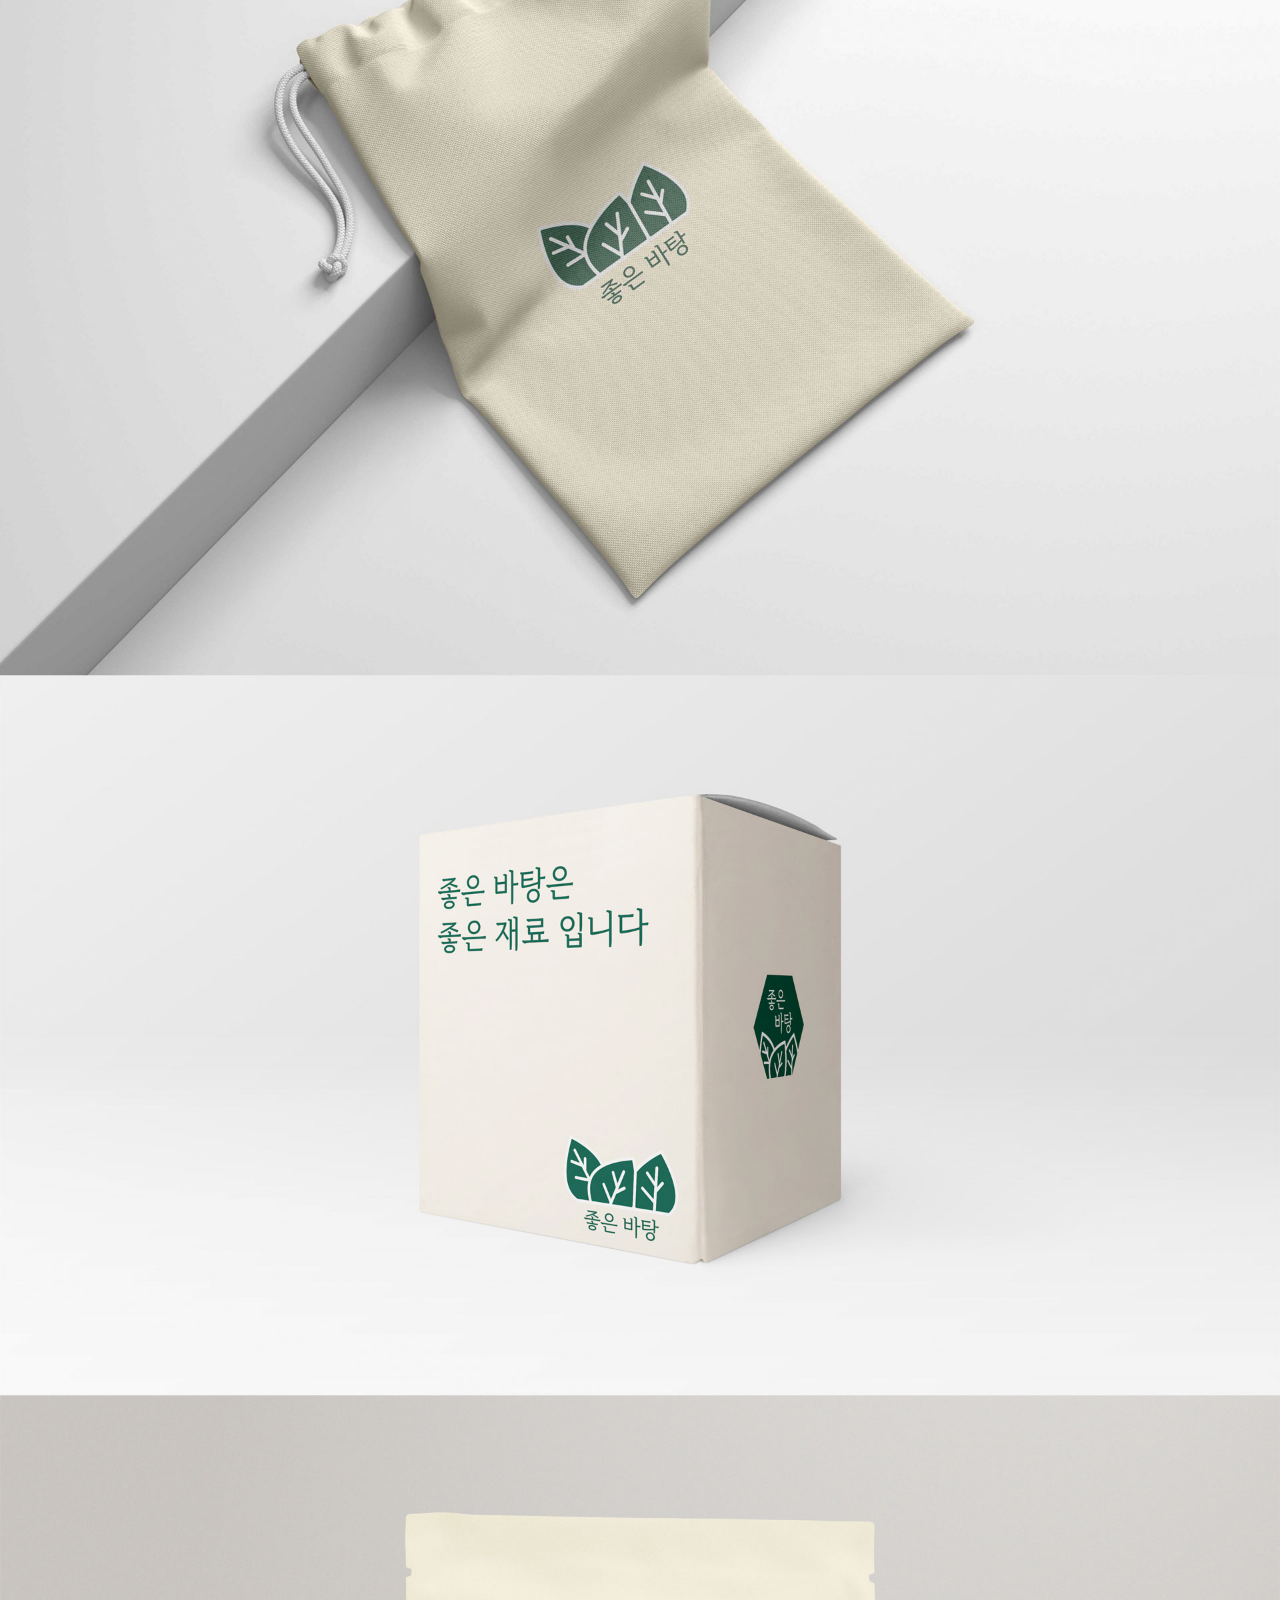
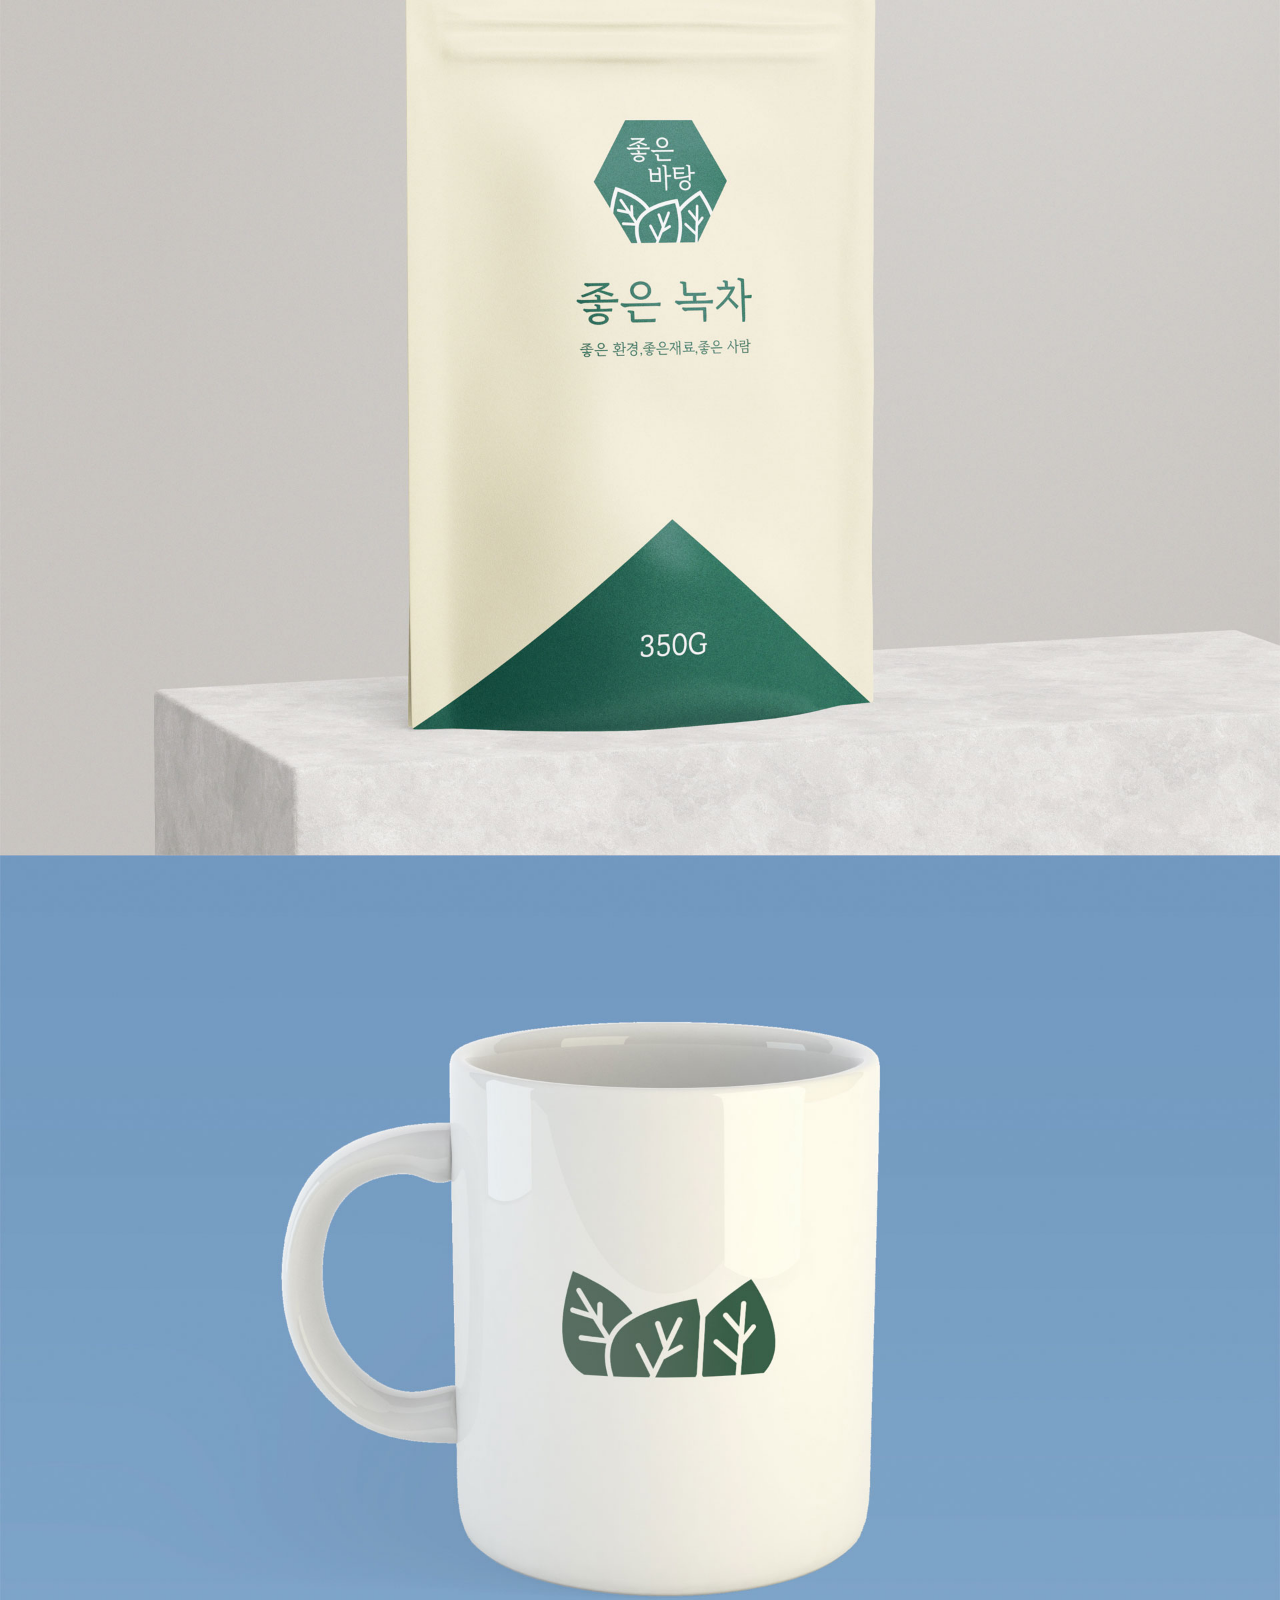
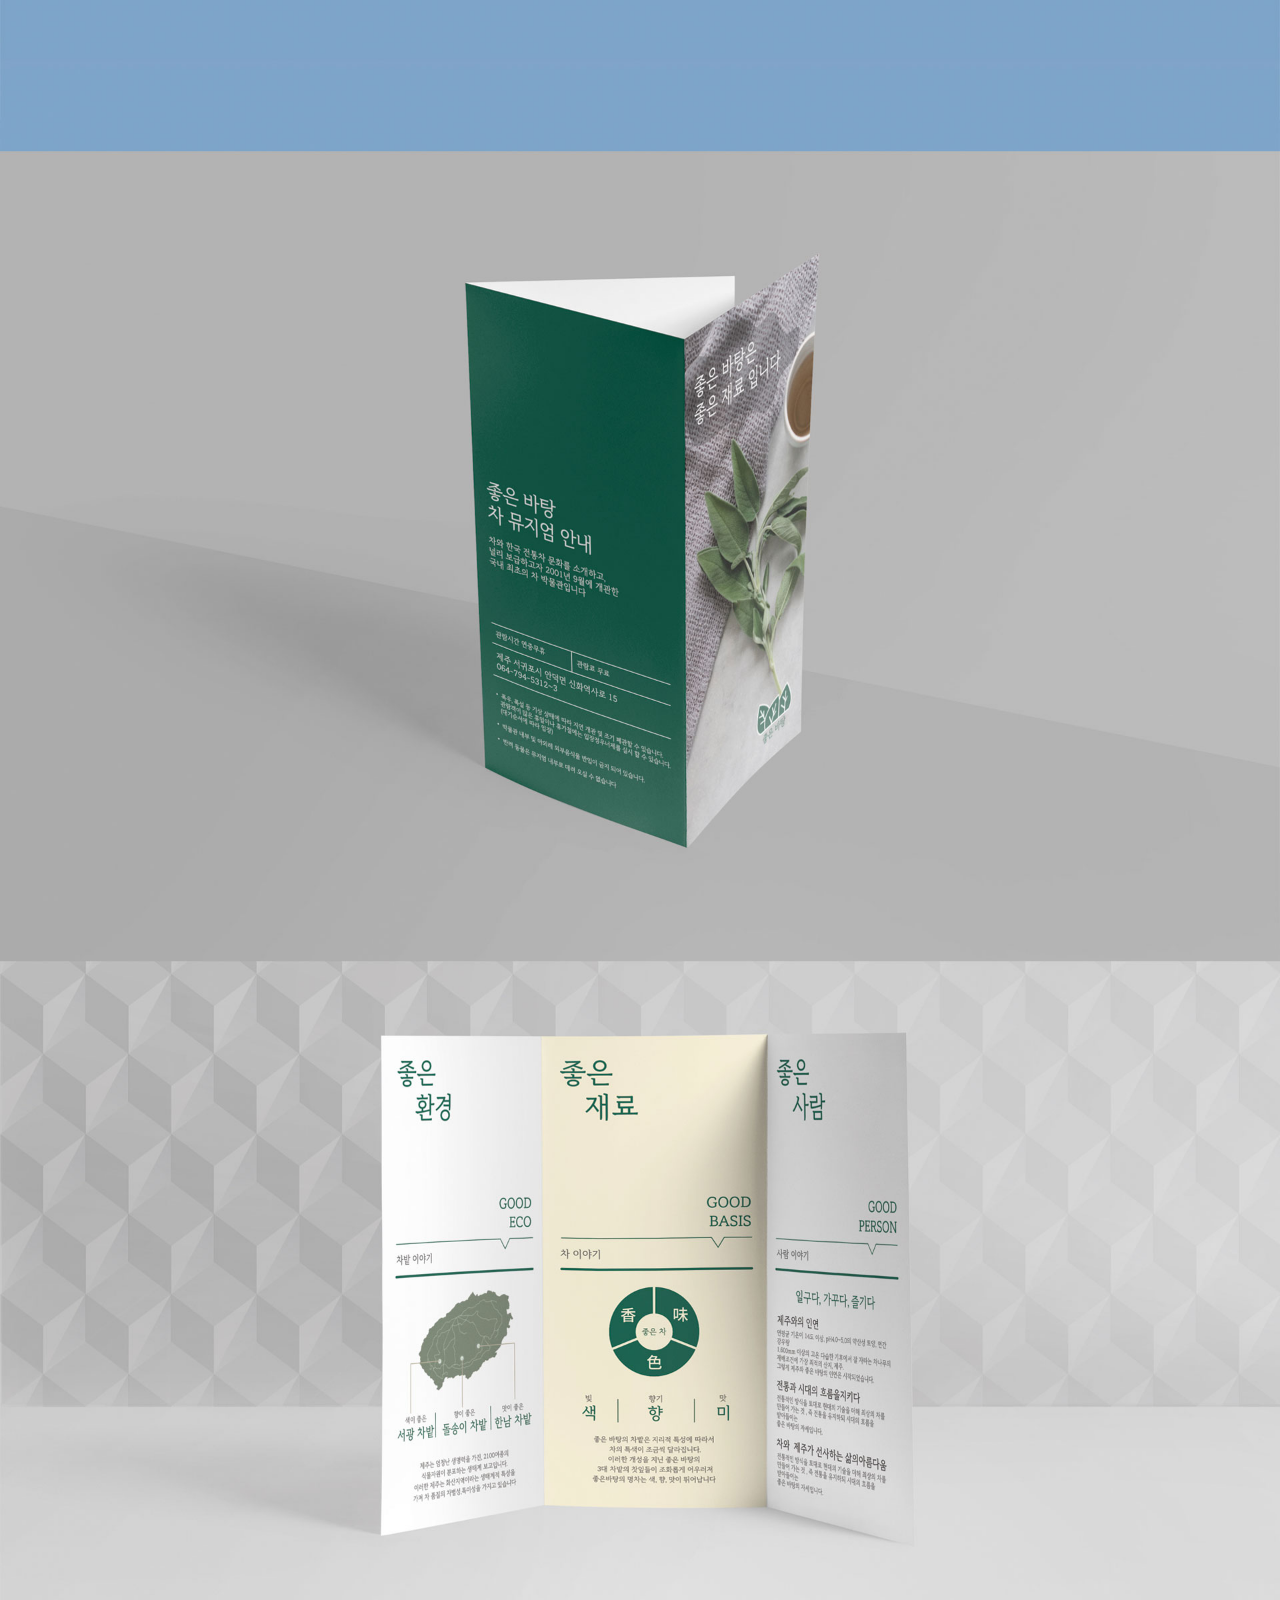
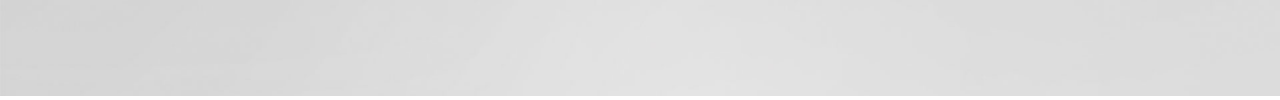
<file: ChoelwoonPP/Goodback/index.html>
<!DOCTYPE html>
<html lang="ko">
<head>
  <meta charset="UTF-8">
  <meta http-equiv="X-UA-Compatible" content="IE=edge">
  <meta name="viewport" content="width=device-width, initial-scale=1.0">
  <title>좋은바탕</title>
  <style>
    *{
      margin: 0;
      padding: 0;
    }
    body{
      margin: 0;
      padding: 0;
    }
    img{
      width: 100%;
    }
  </style>
</head>
<body>
  <div id="wrap">
    <img src="./img.jpg" alt="">
  </div>
</body>
</html>
</file>
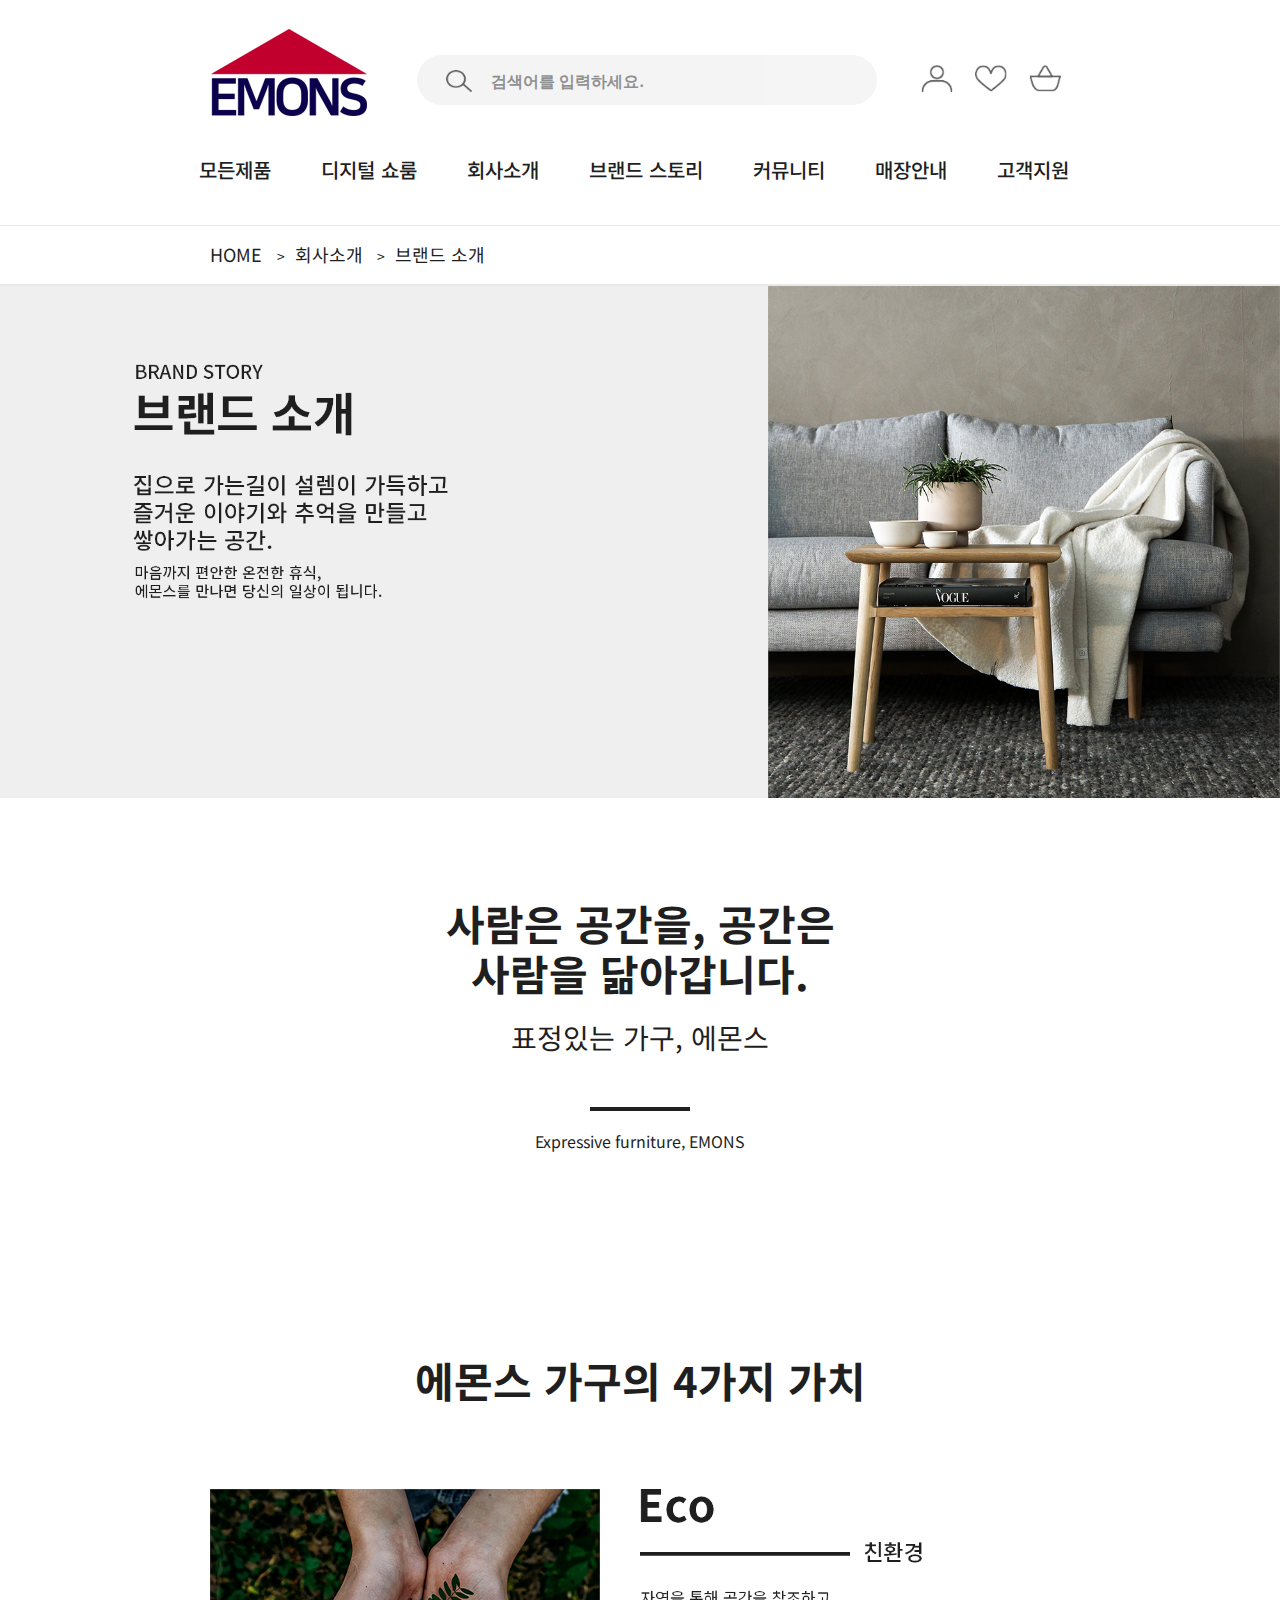
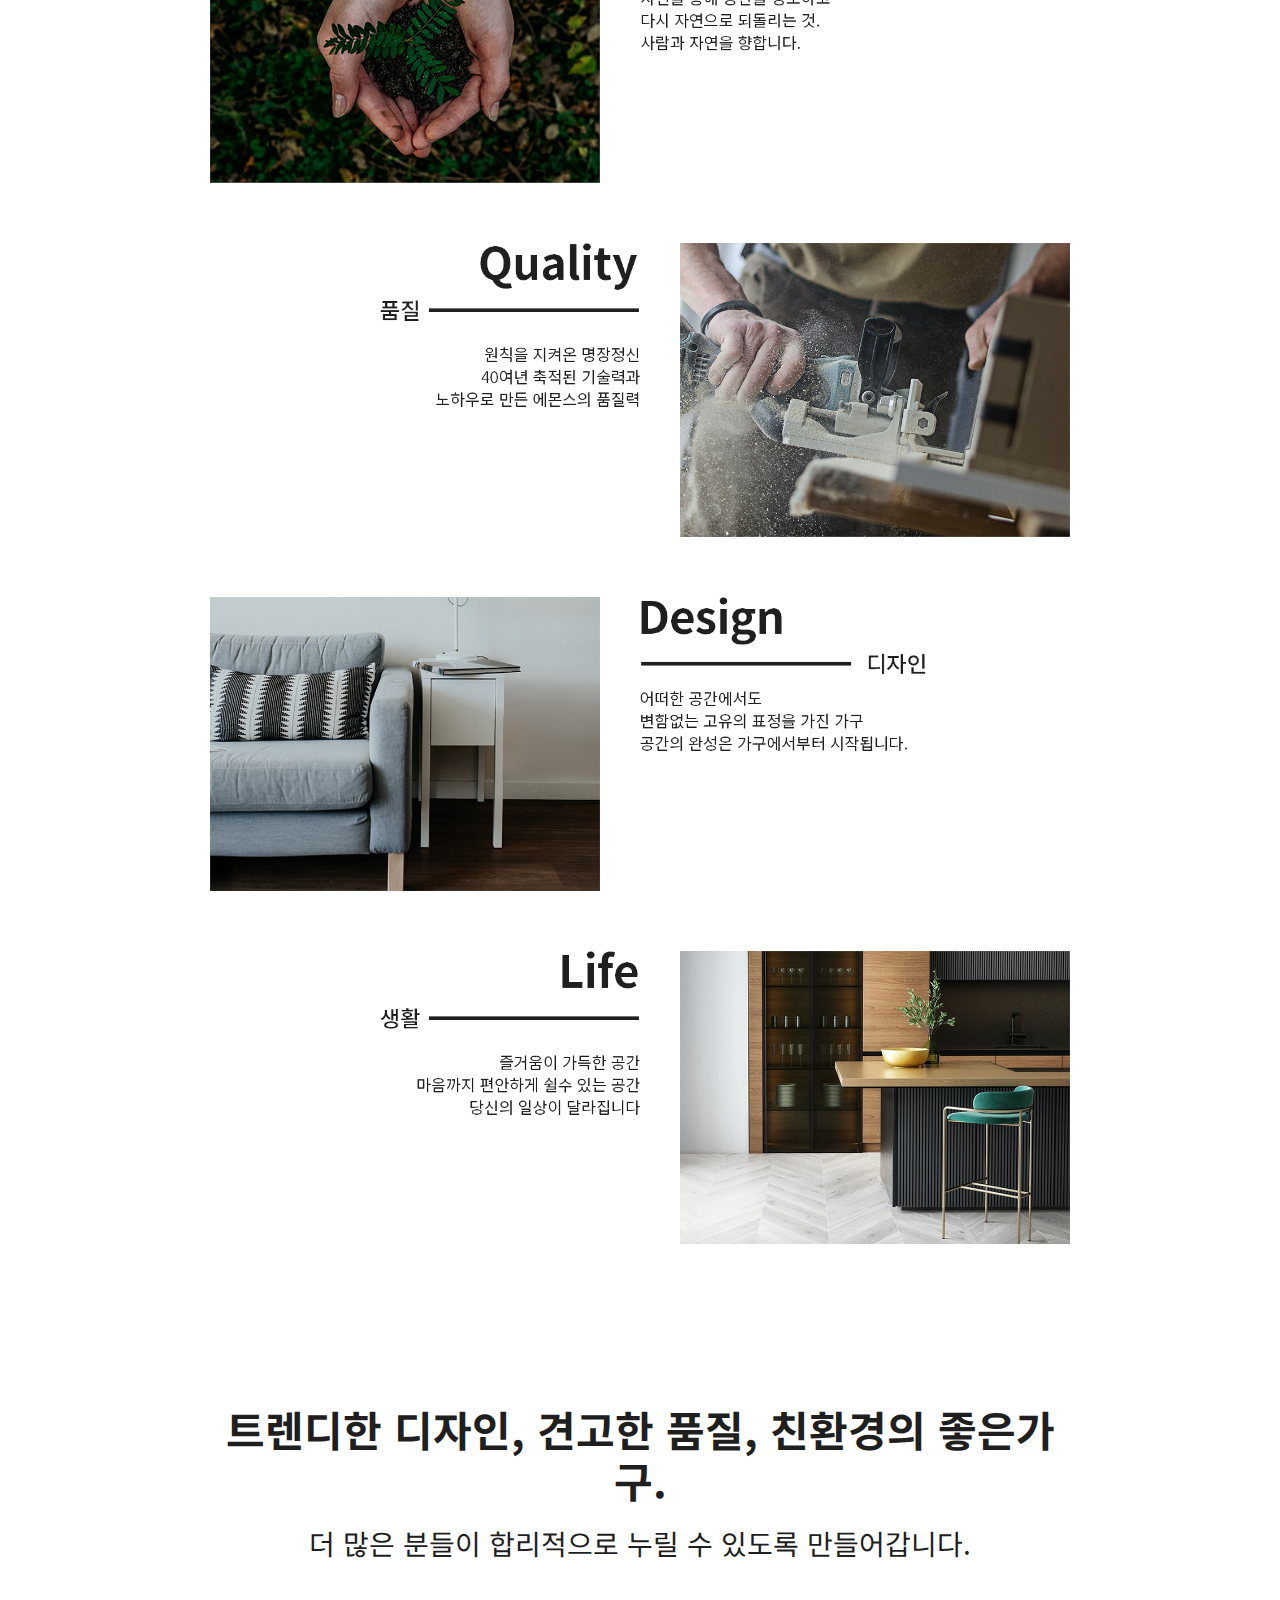
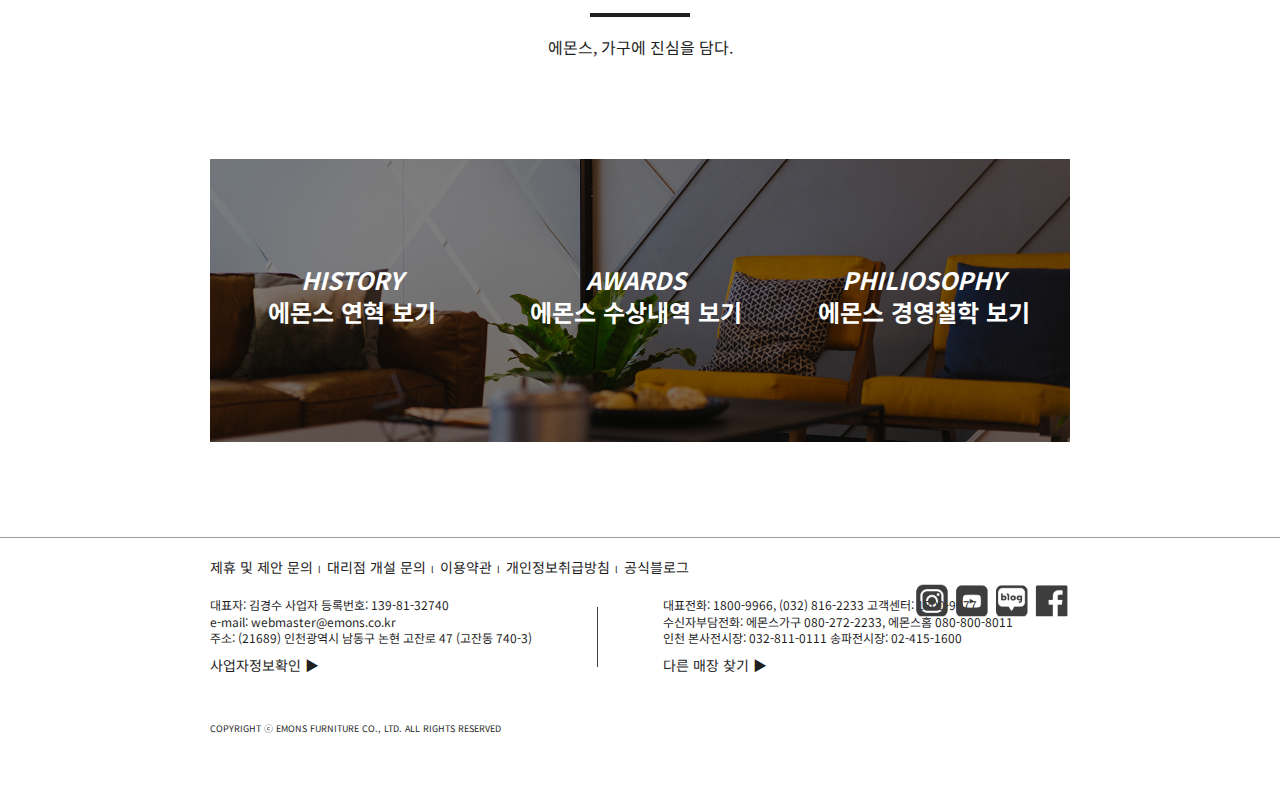
<file: ChoelwoonPP/Emons/sub01.html>
<!DOCTYPE html>
<html lang="ko">
<head>
  <meta charset="UTF-8">
  <meta http-equiv="X-UA-Compatible" content="IE=edge">
  <meta name="viewport" content="width=device-width, initial-scale=1.0">
  <title>에몬스 브랜드스토리</title>
  <link rel="stylesheet" href="css/reset.css">
  <link rel="stylesheet" href="css/sub.css">

  <script src="./js/html5shiv.js"></script>
  <script src="./js/jquery-3.2.1.min.js"></script>
  <script src="./js/jqury.js"></script>
</head>
<body>
  <div id="wrap">
    <div id="wrap" class="clear">
      <header class="clear">
        <div class="inner clear">
  
        <h1><a href="index.html">에몬스 가구 로고</a></h1>
  
        <div class="seach_box clear">
          <input type="text" class="txt_box" placeholder="검색어를 입력하세요.">
          <button type="button" class="seach_icon"></button>
       </div>
       <!-- seach_box -->
        <ul class="h_menu clear">
          <li><a href="#">마이페이지</a></li>
          <li><a href="#">찜목록</a></li>
          <li><a href="#">장바구니</a></li>
          <li class="open_nav"><a href="#">메뉴열기</a></li>
        </ul>
  
      </div>
      <!-- inner -->
        <div class="sub_nav">
          <div class="sub_nav">
            <div class="sub_nav_back"></div>
            <div class="sub_nav_box">
          <h1><a href="index.html">에몬스 가구 로고</a></h1>
          <a href="#" class="x_bnt"></a>
          <ul>
            <li><a href="#">모든제품</a></li>
            <li><a href="#">디지털 쇼룸</a></li>
            <li><a href="sub01.html">회사소개</a></li>
            <li><a href="#">브랜드 스토리</a></li>
            <li><a href="#">커뮤니티</a></li>
            <li><a href="#">매장안내</a></li>
            <li><a href="#">고객지원</a></li>
          </ul>
        </div>
        </div>
      </header>
      <!-- header -->
  
      <nav>
        <ul class="g_nav clear">
          <li><a href="#">모든제품</a></li>
          <li><a href="#">디지털 쇼룸</a></li>
          <li><a href="sub01.html">회사소개</a></li>
          <li><a href="#">브랜드 스토리</a></li>
          <li><a href="#">커뮤니티</a></li>
          <li><a href="#">매장안내</a></li>
          <li><a href="#">고객지원</a></li>
        </ul>
      </nav>

      <div class="m_nav">
      <ul class="m_nav_con">
        <li><a href="index.html">HOME &nbsp; </a> ></li>
        <li><a href="sub01.html">회사소개 &nbsp;</a> ></li>
        <li><a href="sub01.html"> 브랜드 소개 &nbsp;</a></li>
      </ul>
      </div>
      <!-- nav -->
      <main>
        <section id="sec01">
          <div class="inner clear">
            <img src="./img/sub_img/sub_main_banner_full.png" alt="">
            <div class="txt_box01">
            <h2>브랜드소개</h2>
            <p class="b_txt">집으로 가는길이 설렘이 가득하고<br>
              즐거운 이야기와 추억을 만들고<br>
              쌓아가는 공간.
            </p>
            <p class="m_txt">마음까지 편안한 온전한 휴식,<br>
              에몬스를 만나면 당신의 일상이 됩니다.
            </s>
          </div>
          <!-- txt_box01 -->
          </div>
        </div>
        <!-- inner -->
        </section>
        <section id="sec02" class="clear">
          <div class="txt_box02">
          <h3>사람은 공간을, 공간은<br>
            사람을 닮아갑니다.</h3>
            <p class="b_txt">표정있는 가구, 에몬스</p>
            <div class="line_box"></div>
            <p class="m_txt">Expressive furniture, EMONS
            </p>
          </div>
          <h4>에몬스 가구의 4가지 가치</h4>
          <div class="float_box1 clear">
            <div class="left_box"><img src="./img/sub_img/sub_banner_01.png" alt=""></div>
            <div class="right_box"></div>
          </div>
          <div class="float_box2 clear">
            <div class="left_box"><img src="./img/sub_img/sub_banner_02.png" alt=""></div>
            <div class="right_box"></div>
          </div>
          <div class="float_box1 clear">
            <div class="left_box"><img src="./img/sub_img/sub_banner_03.png" alt=""></div>
            <div class="right_box"></div>
          </div>
          <div class="float_box2 clear">
            <div class="left_box"><img src="./img/sub_img/sub_banner_04.png" alt=""></div>
            <div class="right_box"></div>
          </div>
        </section>
        <section id="sec03">
          <div class="txt_box02">
            <h3>트렌디한 디자인, 견고한 품질, 친환경의 좋은가구.</h3>
              <p class="b_txt">더 많은 분들이 합리적으로 누릴 수 있도록 만들어갑니다.</p>
              <div class="line_box"></div>
              <p class="m_txt">에몬스, 가구에 진심을 담다.
              </p>
            </div>

          <div class="box_container">
            <a href="#" class="link1">
              <span>
                <em>HISTORY</em>
                <p>에몬스 연혁 보기</p>
                <s>보러가기 》</s>
              </span>
            </a>
            <a href="#" class="link2">
              <span>
              <em>AWARDS</em>
              <p>에몬스 수상내역 보기</p>
              <s>보러가기 》</s>
            </span>
            </a>
         
        
            <a href="#" class="link3">
              <span>
              <em>PHILIOSOPHY</em>
              <p>에몬스 경영철학 보기</p>
              <s>보러가기 》</s>
            </span>
            </a>
            </div>
          </div>          
        </section>
      </main>
      
      <footer class="clear">
        <ul class="f_info clear">
          <li><a href="#">제휴 및 제안 문의</a>l</li>
          <li><a href="#">대리점 개설 문의</a>l</li>
          <li><a href="#">이용약관</a>l</li>
          <li><a href="#">개인정보취급방침</a>l</li>
          <li><a href="#">공식블로그</a></li>
        </ul>
  
        <ul class="f_sns clear">
          <li><a href="#"></a></li>
          <li><a href="#"></a></li>
          <li><a href="#"></a></li>
          <li><a href="#"></a></li>
        </ul>
  
        <div class="f_txt">
          <p>대표자: 김경수     사업자 등록번호: 139-81-32740<br>
            e-mail: webmaster@emons.co.kr<br>
            주소: (21689) 인천광역시 남동구 논현 고잔로 47 (고잔동 740-3)</p>
          <a href="#">사업자정보확인 ▶</a>
        </div>
  
        <div class="line"></div>
  
        <div class="f_txt">
          <p>대표전화: 1800-9966, (032) 816-2233 고객센터: 1800-9977<br>
            수신자부담전화: 에몬스가구 080-272-2233, 에몬스홈 080-800-8011<br>
            인천 본사전시장: 032-811-0111 송파전시장: 02-415-1600</p>
          <a href="#">다른 매장 찾기 ▶</a>
        </div>
  
        <p class="f_copy clear"> 
          COPYRIGHT ⓒ EMONS FURNITURE CO., LTD. ALL RIGHTS RESERVED</p>
      </footer>
  </div>
  <!-- wrap -->
  <script src="./js/slider.js"></script>
</body>
</html>
</file>
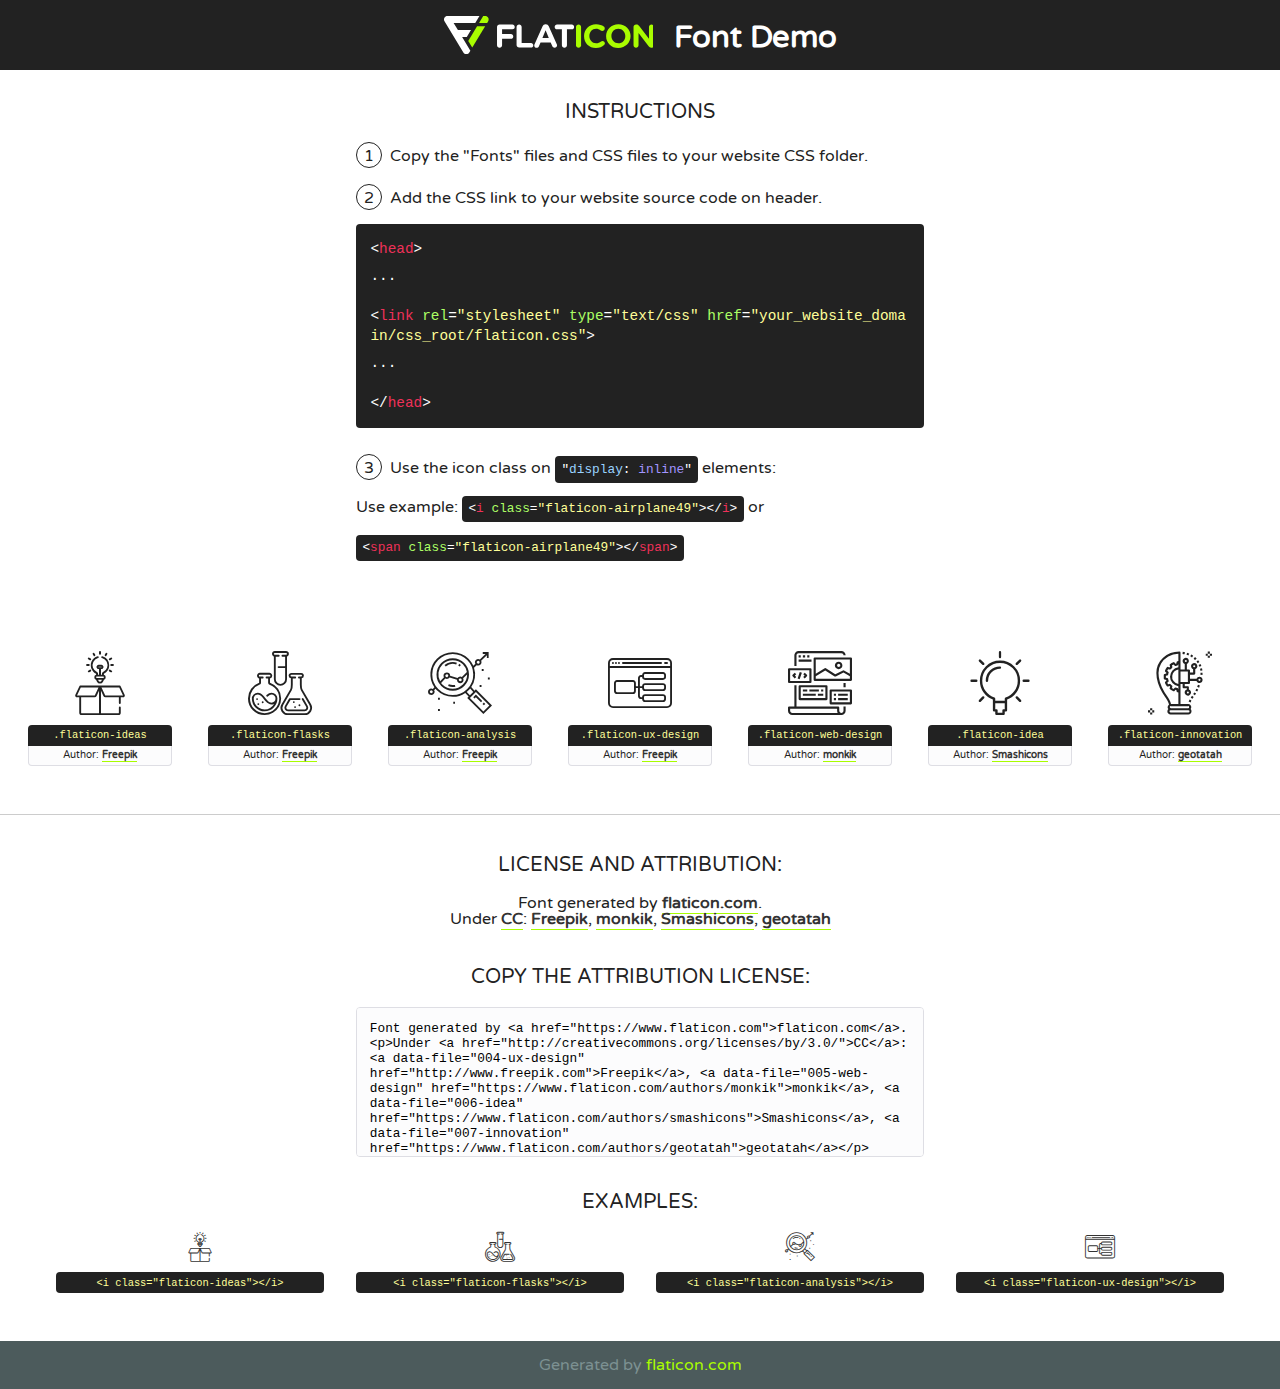
<file: ChoelwoonPP/fonts/flaticon/font/flaticon.html>
<!DOCTYPE html>
<!--
  Flaticon icon font: Flaticon
  Creation date: 20/03/2019 02:18
-->
<html>
<!DOCTYPE html>
<html>

<head>
    <title>Flaticon WebFont</title>
    <link href="http://fonts.googleapis.com/css?family=Varela+Round" rel="stylesheet" type="text/css" />
    <link rel="stylesheet" type="text/css" href="flaticon.css">
    <meta charset="UTF-8">
    <style>
    html, body, div, span, applet, object, iframe,
    h1, h2, h3, h4, h5, h6, p, blockquote, pre,
    a, abbr, acronym, address, big, cite, code,
    del, dfn, em, img, ins, kbd, q, s, samp,
    small, strike, strong, sub, sup, tt, var,
    b, u, i, center,
    dl, dt, dd, ol, ul, li,
    fieldset, form, label, legend,
    table, caption, tbody, tfoot, thead, tr, th, td,
    article, aside, canvas, details, embed, 
    figure, figcaption, footer, header, hgroup, 
    menu, nav, output, ruby, section, summary,
    time, mark, audio, video {
        margin: 0;
        padding: 0;
        border: 0;
        font-size: 100%;
        font: inherit;
        vertical-align: baseline;
    }
    /* HTML5 display-role reset for older browsers */
    article, aside, details, figcaption, figure, 
    footer, header, hgroup, menu, nav, section {
        display: block;
    }
    body {
        line-height: 1;
    }
    ol, ul {
        list-style: none;
    }
    blockquote, q {
        quotes: none;
    }
    blockquote:before, blockquote:after,
    q:before, q:after {
        content: '';
        content: none;
    }
    table {
        border-collapse: collapse;
        border-spacing: 0;
    }
    body {
        font-family: 'Varela Round', Helvetica, Arial, sans-serif;
        font-size: 16px;
        color: #222;
    }
    a {
        color: #333;
        border-bottom: 1px solid #a9fd00;
        font-weight: bold;
        text-decoration: none;
    }
    * {
        -moz-box-sizing: border-box;
        -webkit-box-sizing: border-box;
        box-sizing: border-box;
        margin: 0;
        padding: 0;
    }
    [class^="flaticon-"]:before, [class*=" flaticon-"]:before, [class^="flaticon-"]:after, [class*=" flaticon-"]:after {
        font-family: Flaticon;
        font-size: 30px;
        font-style: normal;
        margin-left: 20px;
        color: #333;
    }
    .wrapper {
        max-width: 600px;
        margin: auto;
        padding: 0 1em;
    }
    .title {
        font-size: 1.25em;
        text-align: center;
        margin-bottom: 1em;
        text-transform: uppercase;
    }
    header {
        text-align: center;
        background-color: #222;
        color: #fff;
        padding: 1em;
    }
    header .logo {
        width: 210px;
        height: 38px;
        display: inline-block;
        vertical-align: middle;
        margin-right: 1em;
        border: none;
    }
    header strong {
        font-size: 1.95em;
        font-weight: bold;
        vertical-align: middle;
        margin-top: 5px;
        display: inline-block;
    }
    .demo {
        margin: 2em auto;
        line-height: 1.25em;
    }
    .demo ul li {
        margin-bottom: 1em;
    }
    .demo ul li .num {
        color: #222;
        border-radius: 20px;
        display: inline-block;
        width: 26px;
        padding: 3px;
        height: 26px;
        text-align: center;
        margin-right: 0.5em;
        border: 1px solid #222;
    }
    .demo ul li code {
        background-color: #222;
        border-radius: 4px;
        padding: 0.25em 0.5em;
        display: inline-block;
        color: #fff;
        font-family: Consolas,Monaco,Lucida Console,Liberation Mono,DejaVu Sans Mono,Bitstream Vera Sans Mono,Courier New, monospace;
        font-weight: lighter;
        margin-top: 1em;
        font-size: 0.8em;
        word-break: break-all;
    }
    .demo ul li code.big {
        padding: 1em;
        font-size: 0.9em;
    }
    .demo ul li code .red {
        color: #EF3159;
    }
    .demo ul li code .green {
        color: #ACFF65;
    }
    .demo ul li code .yellow {
        color: #FFFF99;
    }
    .demo ul li code .blue {
        color: #99D3FF;
    }
    .demo ul li code .purple {
        color: #A295FF;
    }
    .demo ul li code .dots {
        margin-top: 0.5em;
        display: block;
    }
    #glyphs {
        border-bottom: 1px solid #ccc;
        padding: 2em 0;
        text-align: center;
    }
    .glyph {
        display: inline-block;
        width: 9em;
        margin: 1em;
        text-align: center;
        vertical-align: top;
        background: #FFF;
    }
    .glyph .glyph-icon {
        padding: 10px;
        display: block;
        font-family:"Flaticon";
        font-size: 64px;
        line-height: 1;
    }
    .glyph .glyph-icon:before {
        font-size: 64px;
        color: #222;
        margin-left: 0;
    }
    .class-name {
        font-size: 0.65em;
        background-color: #222;
        color: #fff;
        border-radius: 4px 4px 0 0;
        padding: 0.5em;
        color: #FFFF99;
        font-family: Consolas,Monaco,Lucida Console,Liberation Mono,DejaVu Sans Mono,Bitstream Vera Sans Mono,Courier New, monospace;
    }
    .author-name {
        font-size: 0.6em;
        background-color: #fcfcfd;
        border: 1px solid #DEDEE4;
        border-top: 0;
        border-radius: 0 0 4px 4px;
        padding: 0.5em;
    }
    .class-name:last-child {
        font-size: 10px;
        color:#888;
    }
    .class-name:last-child a {
        font-size: 10px;
        color:#555;
    }
    .class-name:last-child a:hover {
        color:#a9fd00;
    }
    .glyph > input {
        display: block;
        width: 100px;
        margin: 5px auto;
        text-align: center;
        font-size: 12px;
        cursor: text;
    }
    .glyph > input.icon-input {
        font-family:"Flaticon";
        font-size: 16px;
        margin-bottom: 10px;
    }
    .attribution .title {
        margin-top: 2em;
    }
    .attribution textarea {
        background-color: #fcfcfd;
        padding: 1em;
        border: none;
        box-shadow: none;
        border: 1px solid #DEDEE4;
        border-radius: 4px;
        resize: none;
        width: 100%;
        height: 150px;
        font-size: 0.8em;
        font-family: Consolas,Monaco,Lucida Console,Liberation Mono,DejaVu Sans Mono,Bitstream Vera Sans Mono,Courier New, monospace;
        -webkit-appearance: none;
    }
    .iconsuse {
        margin: 2em auto;
        text-align: center;
        max-width: 1200px;
    }
    .iconsuse:after {
        content: '';
        display: table;
        clear: both;
    }
    .iconsuse .image {
        float: left;
        width: 25%;
        padding: 0 1em;
    }
    .iconsuse .image p {
        margin-bottom: 1em;
    }
    .iconsuse .image span {
        display: block;
        font-size: 0.65em;
        background-color: #222;
        color: #fff;
        border-radius: 4px;
        padding: 0.5em;
        color: #FFFF99;
        margin-top: 1em;
        font-family: Consolas,Monaco,Lucida Console,Liberation Mono,DejaVu Sans Mono,Bitstream Vera Sans Mono,Courier New, monospace;
    }
    #footer {
        text-align: center;
        background-color: #4C5B5C;
        color: #7c9192;
        padding: 1em;
    }
    #footer a {
        border: none;
        color: #a9fd00;
        font-weight: normal;
    }
    @media (max-width: 960px) {
        .iconsuse .image {
            width: 50%;
        }
    }
    @media (max-width: 560px) {
        .iconsuse .image {
            width: 100%;
        }
    }
    </style>
</head>

<body class="characters-off">

    <header>
        <a href="https://www.flaticon.com" target="_blank" class="logo">
            <svg version="1.1" xmlns="http://www.w3.org/2000/svg" xmlns:xlink="http://www.w3.org/1999/xlink" xmlns:a="http://ns.adobe.com/AdobeSVGViewerExtensions/3.0/" viewBox="0 0 560.875 102.036" enable-background="new 0 0 560.875 102.036" xml:space="preserve">
                <defs>
                </defs>
                <g>
                    <g class="letters">
                        <path fill="#ffffff" d="M141.596,29.675c0-3.777,2.985-6.767,6.764-6.767h34.438c3.426,0,6.15,2.728,6.15,6.15
                        c0,3.43-2.724,6.149-6.15,6.149h-27.674v13.091h23.719c3.429,0,6.151,2.724,6.151,6.15c0,3.43-2.723,6.149-6.151,6.149h-23.719
                        v17.574c0,3.773-2.986,6.761-6.764,6.761c-3.779,0-6.764-2.989-6.764-6.761V29.675z"></path>
                        <path fill="#ffffff" d="M193.844,29.149c0-3.781,2.985-6.767,6.764-6.767c3.776,0,6.763,2.985,6.763,6.767v42.957h25.039
                        c3.426,0,6.149,2.726,6.149,6.153c0,3.425-2.723,6.15-6.149,6.15h-31.802c-3.779,0-6.764-2.986-6.764-6.768V29.149z"></path>
                        <path fill="#ffffff" d="M241.891,75.71l21.438-48.407c1.492-3.341,4.215-5.357,7.906-5.357h0.792
                        c3.686,0,6.323,2.017,7.815,5.357l21.439,48.407c0.436,0.967,0.701,1.845,0.701,2.723c0,3.602-2.809,6.501-6.414,6.501
                        c-3.161,0-5.269-1.845-6.499-4.655l-4.132-9.661h-27.059l-4.301,10.102c-1.144,2.631-3.426,4.214-6.237,4.214
                        c-3.517,0-6.24-2.81-6.24-6.325C241.1,77.64,241.451,76.677,241.891,75.71z M279.932,58.666l-8.521-20.297l-8.526,20.297H279.932
                        z"></path>
                        <path fill="#ffffff" d="M314.864,35.387H301.86c-3.429,0-6.239-2.813-6.239-6.238c0-3.429,2.811-6.24,6.239-6.24h39.533
                        c3.426,0,6.237,2.811,6.237,6.24c0,3.425-2.811,6.238-6.237,6.238h-13.001v42.785c0,3.773-2.99,6.761-6.764,6.761
                        c-3.779,0-6.764-2.989-6.764-6.761V35.387z"></path>
                        <path fill="#A9FD00" d="M352.615,29.149c0-3.781,2.985-6.767,6.767-6.767c3.774,0,6.761,2.985,6.761,6.767v49.024
                        c0,3.773-2.987,6.761-6.761,6.761c-3.781,0-6.767-2.989-6.767-6.761V29.149z"></path>
                        <path fill="#A9FD00" d="M374.132,53.836v-0.179c0-17.481,13.178-31.801,32.065-31.801c9.22,0,15.459,2.458,20.557,6.238
                        c1.402,1.054,2.637,2.985,2.637,5.357c0,3.692-2.985,6.59-6.681,6.59c-1.845,0-3.071-0.702-4.044-1.319
                        c-3.776-2.813-7.729-4.393-12.562-4.393c-10.364,0-17.831,8.611-17.831,19.154v0.173c0,10.542,7.291,19.329,17.831,19.329
                        c5.715,0,9.492-1.756,13.359-4.834c1.049-0.874,2.458-1.491,4.039-1.491c3.429,0,6.325,2.813,6.325,6.236
                        c0,2.106-1.056,3.78-2.282,4.834c-5.539,4.834-12.036,7.733-21.878,7.733C387.572,85.464,374.132,71.493,374.132,53.836z"></path>
                        <path fill="#A9FD00" d="M433.009,53.836v-0.179c0-17.481,13.79-31.801,32.766-31.801c18.981,0,32.592,14.143,32.592,31.628v0.173
                        c0,17.483-13.785,31.807-32.769,31.807C446.625,85.464,433.009,71.32,433.009,53.836z M484.224,53.836v-0.179
                        c0-10.539-7.725-19.326-18.626-19.326c-10.893,0-18.449,8.611-18.449,19.154v0.173c0,10.542,7.73,19.329,18.626,19.329
                        C476.676,72.986,484.224,64.378,484.224,53.836z"></path>
                        <path fill="#A9FD00" d="M506.233,29.321c0-3.774,2.99-6.763,6.767-6.763h1.401c3.252,0,5.183,1.583,7.029,3.953l26.093,34.265
                        V29.059c0-3.692,2.99-6.677,6.681-6.677c3.683,0,6.671,2.985,6.671,6.677v48.934c0,3.78-2.987,6.765-6.764,6.765h-0.436
                        c-3.257,0-5.188-1.581-7.034-3.953l-27.056-35.492v32.944c0,3.687-2.985,6.676-6.678,6.676c-3.683,0-6.673-2.989-6.673-6.676
                        V29.321z"></path>
                    </g>
                    <g class="insignia">
                        <path fill="#ffffff" d="M48.372,56.137h12.517l11.156-18.537H37.186L25.688,18.539h57.825L94.668,0H9.271
                        C5.925,0,2.842,1.801,1.198,4.716c-1.644,2.907-1.593,6.482,0.134,9.343l50.38,83.501c1.678,2.781,4.689,4.476,7.938,4.476
                        c3.246,0,6.257-1.695,7.935-4.476l2.898-4.804L48.372,56.137z"></path>
                        <g class="i">
                            <path fill="#A9FD00" d="M93.575,18.539h0.031v0.004l21.652,0.004l2.705-4.488c1.727-2.861,1.778-6.436,0.133-9.343
                            C116.454,1.801,113.371,0,110.026,0h-5.294L93.575,18.539z"></path>
                            <polygon fill="#A9FD00" points="88.291,27.356 64.725,66.486 75.519,84.404 109.942,27.356"></polygon>
                        </g>
                    </g>
                </g>
            </svg>
        </a>
        <strong>Font Demo</strong>
    </header>


    <section class="demo wrapper">

        <p class="title">Instructions</p>

        <ul>
            <li>
                <span class="num">1</span>Copy the "Fonts" files and CSS files to your website CSS folder.
            </li>
            <li>
                <span class="num">2</span>Add the CSS link to your website source code on header.
                <code class="big">
                    &lt;<span class="red">head</span>&gt;
                    <br/><span class="dots">...</span>
                    <br/>&lt;<span class="red">link</span> <span class="green">rel</span>=<span class="yellow">"stylesheet"</span> <span class="green">type</span>=<span class="yellow">"text/css"</span> <span class="green">href</span>=<span class="yellow">"your_website_domain/css_root/flaticon.css"</span>&gt;
                    <br/><span class="dots">...</span>
                    <br/>&lt;/<span class="red">head</span>&gt;
                </code>
            </li>

            <li>
                <p>
                    <span class="num">3</span>Use the icon class on <code>"<span class="blue">display</span>:<span class="purple"> inline</span>"</code> elements:
                    <br />
                    Use example: <code>&lt;<span class="red">i</span> <span class="green">class</span>=<span class="yellow">&quot;flaticon-airplane49&quot;</span>&gt;&lt;/<span class="red">i</span>&gt;</code> or <code>&lt;<span class="red">span</span> <span class="green">class</span>=<span class="yellow">&quot;flaticon-airplane49&quot;</span>&gt;&lt;/<span class="red">span</span>&gt;</code>
            </li>
        </ul>

    </section>




   <section id="glyphs">          
    
      
        <div class="glyph"><div class="glyph-icon flaticon-ideas"></div>
            <div class="class-name">.flaticon-ideas</div>
            <div class="author-name">Author: <a data-file="001-ideas" href="http://www.freepik.com">Freepik</a> </div> 
        </div>        
        
        <div class="glyph"><div class="glyph-icon flaticon-flasks"></div>
            <div class="class-name">.flaticon-flasks</div>
            <div class="author-name">Author: <a data-file="002-flasks" href="http://www.freepik.com">Freepik</a> </div> 
        </div>        
        
        <div class="glyph"><div class="glyph-icon flaticon-analysis"></div>
            <div class="class-name">.flaticon-analysis</div>
            <div class="author-name">Author: <a data-file="003-analysis" href="http://www.freepik.com">Freepik</a> </div> 
        </div>        
        
        <div class="glyph"><div class="glyph-icon flaticon-ux-design"></div>
            <div class="class-name">.flaticon-ux-design</div>
            <div class="author-name">Author: <a data-file="004-ux-design" href="http://www.freepik.com">Freepik</a> </div> 
        </div>        
        
        <div class="glyph"><div class="glyph-icon flaticon-web-design"></div>
            <div class="class-name">.flaticon-web-design</div>
            <div class="author-name">Author: <a data-file="005-web-design" href="https://www.flaticon.com/authors/monkik">monkik</a> </div> 
        </div>        
        
        <div class="glyph"><div class="glyph-icon flaticon-idea"></div>
            <div class="class-name">.flaticon-idea</div>
            <div class="author-name">Author: <a data-file="006-idea" href="https://www.flaticon.com/authors/smashicons">Smashicons</a> </div> 
        </div>        
        
        <div class="glyph"><div class="glyph-icon flaticon-innovation"></div>
            <div class="class-name">.flaticon-innovation</div>
            <div class="author-name">Author: <a data-file="007-innovation" href="https://www.flaticon.com/authors/geotatah">geotatah</a> </div> 
        </div>        
        

    </section>



    <section class="attribution wrapper"   style="text-align:center;">

      <div class="title">License and attribution:</div><div class="attrDiv">Font generated by <a href="https://www.flaticon.com">flaticon.com</a>. <div><p>Under <a href="http://creativecommons.org/licenses/by/3.0/">CC</a>: <a data-file="004-ux-design" href="http://www.freepik.com">Freepik</a>, <a data-file="005-web-design" href="https://www.flaticon.com/authors/monkik">monkik</a>, <a data-file="006-idea" href="https://www.flaticon.com/authors/smashicons">Smashicons</a>, <a data-file="007-innovation" href="https://www.flaticon.com/authors/geotatah">geotatah</a></p>  </div>
      </div>
      <div class="title">Copy the Attribution License:</div>

    <textarea onclick="this.focus();this.select();">Font generated by &lt;a href=&quot;https://www.flaticon.com&quot;&gt;flaticon.com&lt;/a&gt;. <p>Under <a href="http://creativecommons.org/licenses/by/3.0/">CC</a>: <a data-file="004-ux-design" href="http://www.freepik.com">Freepik</a>, <a data-file="005-web-design" href="https://www.flaticon.com/authors/monkik">monkik</a>, <a data-file="006-idea" href="https://www.flaticon.com/authors/smashicons">Smashicons</a>, <a data-file="007-innovation" href="https://www.flaticon.com/authors/geotatah">geotatah</a></p>  
     </textarea>

    </section>

    <section class="iconsuse">

          <div class="title">Examples:</div>            
             
            <div class="image">
                <p>
                    <i class="glyph-icon flaticon-ideas"></i> 
                    <span>&lt;i class=&quot;flaticon-ideas&quot;&gt;&lt;/i&gt;</span>
                </p>
            </div>
            
            <div class="image">
                <p>
                    <i class="glyph-icon flaticon-flasks"></i> 
                    <span>&lt;i class=&quot;flaticon-flasks&quot;&gt;&lt;/i&gt;</span>
                </p>
            </div>
            
            <div class="image">
                <p>
                    <i class="glyph-icon flaticon-analysis"></i> 
                    <span>&lt;i class=&quot;flaticon-analysis&quot;&gt;&lt;/i&gt;</span>
                </p>
            </div>
            
            <div class="image">
                <p>
                    <i class="glyph-icon flaticon-ux-design"></i> 
                    <span>&lt;i class=&quot;flaticon-ux-design&quot;&gt;&lt;/i&gt;</span>
                </p>
            </div>
                       
        </div>
                            
    </section>

<div id="footer">
    <div>Generated by <a href="https://www.flaticon.com">flaticon.com</a>
    </div>
</div>



</body>
</html>
</file>
<file: ChoelwoonPP/css/flaticon.css>
/*
  	Flaticon icon font: Flaticon
  	Creation date: 04/01/2019 13:45
  	*/


@font-face {
  font-family: "Flaticon";
  src: url("../fonts/flaticon/font/Flaticon.eot");
  src: url("../fonts/flaticon/font/Flaticon.eot?#iefix") format("embedded-opentype"),
       url("../fonts/flaticon/font/Flaticon.woff") format("woff"),
       url("../fonts/flaticon/font/Flaticon.ttf") format("truetype"),
       url("../fonts/flaticon/font/Flaticon.svg#Flaticon") format("svg");
  font-weight: normal;
  font-style: normal;
}

@media screen and (-webkit-min-device-pixel-ratio:0) {
  @font-face {
    font-family: "Flaticon";
    src: url("../fonts/flaticon/font/Flaticon.svg#Flaticon") format("svg");
  }
}

[class^="flaticon-"]:before, [class*=" flaticon-"]:before,
[class^="flaticon-"]:after, [class*=" flaticon-"]:after {   
  font-family: Flaticon;
  font-style: normal;
  font-weight: normal;
  font-variant: normal;
  text-transform: none;
  line-height: 1;

  /* Better Font Rendering =========== */
  -webkit-font-smoothing: antialiased;
  -moz-osx-font-smoothing: grayscale;
}

.flaticon-ideas:before { content: "\f100"; }
.flaticon-flasks:before { content: "\f101"; }
.flaticon-analysis:before { content: "\f102"; }
.flaticon-ux-design:before { content: "\f103"; }
.flaticon-web-design:before { content: "\f104"; }
.flaticon-idea:before { content: "\f105"; }
.flaticon-innovation:before { content: "\f106"; }
</file>
<file: ChoelwoonPP/css/icomoon.css>
@font-face {
  font-family: 'icomoon';
  src:  url('../fonts/icomoon/icomoon.eot?6tt51o');
  src:  url('../fonts/icomoon/icomoon.eot?6tt51o#iefix') format('embedded-opentype'),
    url('../fonts/icomoon/icomoon.ttf?6tt51o') format('truetype'),
    url('../fonts/icomoon/icomoon.woff?6tt51o') format('woff'),
    url('../fonts/icomoon/icomoon.svg?6tt51o#icomoon') format('svg');
  font-weight: normal;
  font-style: normal;
}

[class^="icon-"], [class*=" icon-"] {
  /* use !important to prevent issues with browser extensions that change fonts */
  font-family: 'icomoon' !important;
  speak: none;
  font-style: normal;
  font-weight: normal;
  font-variant: normal;
  text-transform: none;
  line-height: 1;

  /* Better Font Rendering =========== */
  -webkit-font-smoothing: antialiased;
  -moz-osx-font-smoothing: grayscale;
}

.icon-asterisk:before {
  content: "\f069";
}
.icon-plus:before {
  content: "\f067";
}
.icon-question:before {
  content: "\f128";
}
.icon-minus:before {
  content: "\f068";
}
.icon-glass:before {
  content: "\f000";
}
.icon-music:before {
  content: "\f001";
}
.icon-search:before {
  content: "\f002";
}
.icon-envelope-o:before {
  content: "\f003";
}
.icon-heart:before {
  content: "\f004";
}
.icon-star:before {
  content: "\f005";
}
.icon-star-o:before {
  content: "\f006";
}
.icon-user:before {
  content: "\f007";
}
.icon-film:before {
  content: "\f008";
}
.icon-th-large:before {
  content: "\f009";
}
.icon-th:before {
  content: "\f00a";
}
.icon-th-list:before {
  content: "\f00b";
}
.icon-check:before {
  content: "\f00c";
}
.icon-close:before {
  content: "\f00d";
}
.icon-remove:before {
  content: "\f00d";
}
.icon-times:before {
  content: "\f00d";
}
.icon-search-plus:before {
  content: "\f00e";
}
.icon-search-minus:before {
  content: "\f010";
}
.icon-power-off:before {
  content: "\f011";
}
.icon-signal:before {
  content: "\f012";
}
.icon-cog:before {
  content: "\f013";
}
.icon-gear:before {
  content: "\f013";
}
.icon-trash-o:before {
  content: "\f014";
}
.icon-home:before {
  content: "\f015";
}
.icon-file-o:before {
  content: "\f016";
}
.icon-clock-o:before {
  content: "\f017";
}
.icon-road:before {
  content: "\f018";
}
.icon-download:before {
  content: "\f019";
}
.icon-arrow-circle-o-down:before {
  content: "\f01a";
}
.icon-arrow-circle-o-up:before {
  content: "\f01b";
}
.icon-inbox:before {
  content: "\f01c";
}
.icon-play-circle-o:before {
  content: "\f01d";
}
.icon-repeat:before {
  content: "\f01e";
}
.icon-rotate-right:before {
  content: "\f01e";
}
.icon-refresh:before {
  content: "\f021";
}
.icon-list-alt:before {
  content: "\f022";
}
.icon-lock:before {
  content: "\f023";
}
.icon-flag:before {
  content: "\f024";
}
.icon-headphones:before {
  content: "\f025";
}
.icon-volume-off:before {
  content: "\f026";
}
.icon-volume-down:before {
  content: "\f027";
}
.icon-volume-up:before {
  content: "\f028";
}
.icon-qrcode:before {
  content: "\f029";
}
.icon-barcode:before {
  content: "\f02a";
}
.icon-tag:before {
  content: "\f02b";
}
.icon-tags:before {
  content: "\f02c";
}
.icon-book:before {
  content: "\f02d";
}
.icon-bookmark:before {
  content: "\f02e";
}
.icon-print:before {
  content: "\f02f";
}
.icon-camera:before {
  content: "\f030";
}
.icon-font:before {
  content: "\f031";
}
.icon-bold:before {
  content: "\f032";
}
.icon-italic:before {
  content: "\f033";
}
.icon-text-height:before {
  content: "\f034";
}
.icon-text-width:before {
  content: "\f035";
}
.icon-align-left:before {
  content: "\f036";
}
.icon-align-center:before {
  content: "\f037";
}
.icon-align-right:before {
  content: "\f038";
}
.icon-align-justify:before {
  content: "\f039";
}
.icon-list:before {
  content: "\f03a";
}
.icon-dedent:before {
  content: "\f03b";
}
.icon-outdent:before {
  content: "\f03b";
}
.icon-indent:before {
  content: "\f03c";
}
.icon-video-camera:before {
  content: "\f03d";
}
.icon-image:before {
  content: "\f03e";
}
.icon-photo:before {
  content: "\f03e";
}
.icon-picture-o:before {
  content: "\f03e";
}
.icon-pencil:before {
  content: "\f040";
}
.icon-map-marker:before {
  content: "\f041";
}
.icon-adjust:before {
  content: "\f042";
}
.icon-tint:before {
  content: "\f043";
}
.icon-edit:before {
  content: "\f044";
}
.icon-pencil-square-o:before {
  content: "\f044";
}
.icon-share-square-o:before {
  content: "\f045";
}
.icon-check-square-o:before {
  content: "\f046";
}
.icon-arrows:before {
  content: "\f047";
}
.icon-step-backward:before {
  content: "\f048";
}
.icon-fast-backward:before {
  content: "\f049";
}
.icon-backward:before {
  content: "\f04a";
}
.icon-play:before {
  content: "\f04b";
}
.icon-pause:before {
  content: "\f04c";
}
.icon-stop:before {
  content: "\f04d";
}
.icon-forward:before {
  content: "\f04e";
}
.icon-fast-forward:before {
  content: "\f050";
}
.icon-step-forward:before {
  content: "\f051";
}
.icon-eject:before {
  content: "\f052";
}
.icon-chevron-left:before {
  content: "\f053";
}
.icon-chevron-right:before {
  content: "\f054";
}
.icon-plus-circle:before {
  content: "\f055";
}
.icon-minus-circle:before {
  content: "\f056";
}
.icon-times-circle:before {
  content: "\f057";
}
.icon-check-circle:before {
  content: "\f058";
}
.icon-question-circle:before {
  content: "\f059";
}
.icon-info-circle:before {
  content: "\f05a";
}
.icon-crosshairs:before {
  content: "\f05b";
}
.icon-times-circle-o:before {
  content: "\f05c";
}
.icon-check-circle-o:before {
  content: "\f05d";
}
.icon-ban:before {
  content: "\f05e";
}
.icon-arrow-left:before {
  content: "\f060";
}
.icon-arrow-right:before {
  content: "\f061";
}
.icon-arrow-up:before {
  content: "\f062";
}
.icon-arrow-down:before {
  content: "\f063";
}
.icon-mail-forward:before {
  content: "\f064";
}
.icon-share:before {
  content: "\f064";
}
.icon-expand:before {
  content: "\f065";
}
.icon-compress:before {
  content: "\f066";
}
.icon-exclamation-circle:before {
  content: "\f06a";
}
.icon-gift:before {
  content: "\f06b";
}
.icon-leaf:before {
  content: "\f06c";
}
.icon-fire:before {
  content: "\f06d";
}
.icon-eye:before {
  content: "\f06e";
}
.icon-eye-slash:before {
  content: "\f070";
}
.icon-exclamation-triangle:before {
  content: "\f071";
}
.icon-warning:before {
  content: "\f071";
}
.icon-plane:before {
  content: "\f072";
}
.icon-calendar:before {
  content: "\f073";
}
.icon-random:before {
  content: "\f074";
}
.icon-comment:before {
  content: "\f075";
}
.icon-magnet:before {
  content: "\f076";
}
.icon-chevron-up:before {
  content: "\f077";
}
.icon-chevron-down:before {
  content: "\f078";
}
.icon-retweet:before {
  content: "\f079";
}
.icon-shopping-cart:before {
  content: "\f07a";
}
.icon-folder:before {
  content: "\f07b";
}
.icon-folder-open:before {
  content: "\f07c";
}
.icon-arrows-v:before {
  content: "\f07d";
}
.icon-arrows-h:before {
  content: "\f07e";
}
.icon-bar-chart:before {
  content: "\f080";
}
.icon-bar-chart-o:before {
  content: "\f080";
}
.icon-twitter-square:before {
  content: "\f081";
}
.icon-facebook-square:before {
  content: "\f082";
}
.icon-camera-retro:before {
  content: "\f083";
}
.icon-key:before {
  content: "\f084";
}
.icon-cogs:before {
  content: "\f085";
}
.icon-gears:before {
  content: "\f085";
}
.icon-comments:before {
  content: "\f086";
}
.icon-thumbs-o-up:before {
  content: "\f087";
}
.icon-thumbs-o-down:before {
  content: "\f088";
}
.icon-star-half:before {
  content: "\f089";
}
.icon-heart-o:before {
  content: "\f08a";
}
.icon-sign-out:before {
  content: "\f08b";
}
.icon-linkedin-square:before {
  content: "\f08c";
}
.icon-thumb-tack:before {
  content: "\f08d";
}
.icon-external-link:before {
  content: "\f08e";
}
.icon-sign-in:before {
  content: "\f090";
}
.icon-trophy:before {
  content: "\f091";
}
.icon-github-square:before {
  content: "\f092";
}
.icon-upload:before {
  content: "\f093";
}
.icon-lemon-o:before {
  content: "\f094";
}
.icon-phone:before {
  content: "\f095";
}
.icon-square-o:before {
  content: "\f096";
}
.icon-bookmark-o:before {
  content: "\f097";
}
.icon-phone-square:before {
  content: "\f098";
}
.icon-twitter:before {
  content: "\f099";
}
.icon-facebook:before {
  content: "\f09a";
}
.icon-facebook-f:before {
  content: "\f09a";
}
.icon-github:before {
  content: "\f09b";
}
.icon-unlock:before {
  content: "\f09c";
}
.icon-credit-card:before {
  content: "\f09d";
}
.icon-feed:before {
  content: "\f09e";
}
.icon-rss:before {
  content: "\f09e";
}
.icon-hdd-o:before {
  content: "\f0a0";
}
.icon-bullhorn:before {
  content: "\f0a1";
}
.icon-bell-o:before {
  content: "\f0a2";
}
.icon-certificate:before {
  content: "\f0a3";
}
.icon-hand-o-right:before {
  content: "\f0a4";
}
.icon-hand-o-left:before {
  content: "\f0a5";
}
.icon-hand-o-up:before {
  content: "\f0a6";
}
.icon-hand-o-down:before {
  content: "\f0a7";
}
.icon-arrow-circle-left:before {
  content: "\f0a8";
}
.icon-arrow-circle-right:before {
  content: "\f0a9";
}
.icon-arrow-circle-up:before {
  content: "\f0aa";
}
.icon-arrow-circle-down:before {
  content: "\f0ab";
}
.icon-globe:before {
  content: "\f0ac";
}
.icon-wrench:before {
  content: "\f0ad";
}
.icon-tasks:before {
  content: "\f0ae";
}
.icon-filter:before {
  content: "\f0b0";
}
.icon-briefcase:before {
  content: "\f0b1";
}
.icon-arrows-alt:before {
  content: "\f0b2";
}
.icon-group:before {
  content: "\f0c0";
}
.icon-users:before {
  content: "\f0c0";
}
.icon-chain:before {
  content: "\f0c1";
}
.icon-link:before {
  content: "\f0c1";
}
.icon-cloud:before {
  content: "\f0c2";
}
.icon-flask:before {
  content: "\f0c3";
}
.icon-cut:before {
  content: "\f0c4";
}
.icon-scissors:before {
  content: "\f0c4";
}
.icon-copy:before {
  content: "\f0c5";
}
.icon-files-o:before {
  content: "\f0c5";
}
.icon-paperclip:before {
  content: "\f0c6";
}
.icon-floppy-o:before {
  content: "\f0c7";
}
.icon-save:before {
  content: "\f0c7";
}
.icon-square:before {
  content: "\f0c8";
}
.icon-bars:before {
  content: "\f0c9";
}
.icon-navicon:before {
  content: "\f0c9";
}
.icon-reorder:before {
  content: "\f0c9";
}
.icon-list-ul:before {
  content: "\f0ca";
}
.icon-list-ol:before {
  content: "\f0cb";
}
.icon-strikethrough:before {
  content: "\f0cc";
}
.icon-underline:before {
  content: "\f0cd";
}
.icon-table:before {
  content: "\f0ce";
}
.icon-magic:before {
  content: "\f0d0";
}
.icon-truck:before {
  content: "\f0d1";
}
.icon-pinterest:before {
  content: "\f0d2";
}
.icon-pinterest-square:before {
  content: "\f0d3";
}
.icon-google-plus-square:before {
  content: "\f0d4";
}
.icon-google-plus:before {
  content: "\f0d5";
}
.icon-money:before {
  content: "\f0d6";
}
.icon-caret-down:before {
  content: "\f0d7";
}
.icon-caret-up:before {
  content: "\f0d8";
}
.icon-caret-left:before {
  content: "\f0d9";
}
.icon-caret-right:before {
  content: "\f0da";
}
.icon-columns:before {
  content: "\f0db";
}
.icon-sort:before {
  content: "\f0dc";
}
.icon-unsorted:before {
  content: "\f0dc";
}
.icon-sort-desc:before {
  content: "\f0dd";
}
.icon-sort-down:before {
  content: "\f0dd";
}
.icon-sort-asc:before {
  content: "\f0de";
}
.icon-sort-up:before {
  content: "\f0de";
}
.icon-envelope:before {
  content: "\f0e0";
}
.icon-linkedin:before {
  content: "\f0e1";
}
.icon-rotate-left:before {
  content: "\f0e2";
}
.icon-undo:before {
  content: "\f0e2";
}
.icon-gavel:before {
  content: "\f0e3";
}
.icon-legal:before {
  content: "\f0e3";
}
.icon-dashboard:before {
  content: "\f0e4";
}
.icon-tachometer:before {
  content: "\f0e4";
}
.icon-comment-o:before {
  content: "\f0e5";
}
.icon-comments-o:before {
  content: "\f0e6";
}
.icon-bolt:before {
  content: "\f0e7";
}
.icon-flash:before {
  content: "\f0e7";
}
.icon-sitemap:before {
  content: "\f0e8";
}
.icon-umbrella:before {
  content: "\f0e9";
}
.icon-clipboard:before {
  content: "\f0ea";
}
.icon-paste:before {
  content: "\f0ea";
}
.icon-lightbulb-o:before {
  content: "\f0eb";
}
.icon-exchange:before {
  content: "\f0ec";
}
.icon-cloud-download:before {
  content: "\f0ed";
}
.icon-cloud-upload:before {
  content: "\f0ee";
}
.icon-user-md:before {
  content: "\f0f0";
}
.icon-stethoscope:before {
  content: "\f0f1";
}
.icon-suitcase:before {
  content: "\f0f2";
}
.icon-bell:before {
  content: "\f0f3";
}
.icon-coffee:before {
  content: "\f0f4";
}
.icon-cutlery:before {
  content: "\f0f5";
}
.icon-file-text-o:before {
  content: "\f0f6";
}
.icon-building-o:before {
  content: "\f0f7";
}
.icon-hospital-o:before {
  content: "\f0f8";
}
.icon-ambulance:before {
  content: "\f0f9";
}
.icon-medkit:before {
  content: "\f0fa";
}
.icon-fighter-jet:before {
  content: "\f0fb";
}
.icon-beer:before {
  content: "\f0fc";
}
.icon-h-square:before {
  content: "\f0fd";
}
.icon-plus-square:before {
  content: "\f0fe";
}
.icon-angle-double-left:before {
  content: "\f100";
}
.icon-angle-double-right:before {
  content: "\f101";
}
.icon-angle-double-up:before {
  content: "\f102";
}
.icon-angle-double-down:before {
  content: "\f103";
}
.icon-angle-left:before {
  content: "\f104";
}
.icon-angle-right:before {
  content: "\f105";
}
.icon-angle-up:before {
  content: "\f106";
}
.icon-angle-down:before {
  content: "\f107";
}
.icon-desktop:before {
  content: "\f108";
}
.icon-laptop:before {
  content: "\f109";
}
.icon-tablet:before {
  content: "\f10a";
}
.icon-mobile:before {
  content: "\f10b";
}
.icon-mobile-phone:before {
  content: "\f10b";
}
.icon-circle-o:before {
  content: "\f10c";
}
.icon-quote-left:before {
  content: "\f10d";
}
.icon-quote-right:before {
  content: "\f10e";
}
.icon-spinner:before {
  content: "\f110";
}
.icon-circle:before {
  content: "\f111";
}
.icon-mail-reply:before {
  content: "\f112";
}
.icon-reply:before {
  content: "\f112";
}
.icon-github-alt:before {
  content: "\f113";
}
.icon-folder-o:before {
  content: "\f114";
}
.icon-folder-open-o:before {
  content: "\f115";
}
.icon-smile-o:before {
  content: "\f118";
}
.icon-frown-o:before {
  content: "\f119";
}
.icon-meh-o:before {
  content: "\f11a";
}
.icon-gamepad:before {
  content: "\f11b";
}
.icon-keyboard-o:before {
  content: "\f11c";
}
.icon-flag-o:before {
  content: "\f11d";
}
.icon-flag-checkered:before {
  content: "\f11e";
}
.icon-terminal:before {
  content: "\f120";
}
.icon-code:before {
  content: "\f121";
}
.icon-mail-reply-all:before {
  content: "\f122";
}
.icon-reply-all:before {
  content: "\f122";
}
.icon-star-half-empty:before {
  content: "\f123";
}
.icon-star-half-full:before {
  content: "\f123";
}
.icon-star-half-o:before {
  content: "\f123";
}
.icon-location-arrow:before {
  content: "\f124";
}
.icon-crop:before {
  content: "\f125";
}
.icon-code-fork:before {
  content: "\f126";
}
.icon-chain-broken:before {
  content: "\f127";
}
.icon-unlink:before {
  content: "\f127";
}
.icon-info:before {
  content: "\f129";
}
.icon-exclamation:before {
  content: "\f12a";
}
.icon-superscript:before {
  content: "\f12b";
}
.icon-subscript:before {
  content: "\f12c";
}
.icon-eraser:before {
  content: "\f12d";
}
.icon-puzzle-piece:before {
  content: "\f12e";
}
.icon-microphone:before {
  content: "\f130";
}
.icon-microphone-slash:before {
  content: "\f131";
}
.icon-shield:before {
  content: "\f132";
}
.icon-calendar-o:before {
  content: "\f133";
}
.icon-fire-extinguisher:before {
  content: "\f134";
}
.icon-rocket:before {
  content: "\f135";
}
.icon-maxcdn:before {
  content: "\f136";
}
.icon-chevron-circle-left:before {
  content: "\f137";
}
.icon-chevron-circle-right:before {
  content: "\f138";
}
.icon-chevron-circle-up:before {
  content: "\f139";
}
.icon-chevron-circle-down:before {
  content: "\f13a";
}
.icon-html5:before {
  content: "\f13b";
}
.icon-css3:before {
  content: "\f13c";
}
.icon-anchor:before {
  content: "\f13d";
}
.icon-unlock-alt:before {
  content: "\f13e";
}
.icon-bullseye:before {
  content: "\f140";
}
.icon-ellipsis-h:before {
  content: "\f141";
}
.icon-ellipsis-v:before {
  content: "\f142";
}
.icon-rss-square:before {
  content: "\f143";
}
.icon-play-circle:before {
  content: "\f144";
}
.icon-ticket:before {
  content: "\f145";
}
.icon-minus-square:before {
  content: "\f146";
}
.icon-minus-square-o:before {
  content: "\f147";
}
.icon-level-up:before {
  content: "\f148";
}
.icon-level-down:before {
  content: "\f149";
}
.icon-check-square:before {
  content: "\f14a";
}
.icon-pencil-square:before {
  content: "\f14b";
}
.icon-external-link-square:before {
  content: "\f14c";
}
.icon-share-square:before {
  content: "\f14d";
}
.icon-compass:before {
  content: "\f14e";
}
.icon-caret-square-o-down:before {
  content: "\f150";
}
.icon-toggle-down:before {
  content: "\f150";
}
.icon-caret-square-o-up:before {
  content: "\f151";
}
.icon-toggle-up:before {
  content: "\f151";
}
.icon-caret-square-o-right:before {
  content: "\f152";
}
.icon-toggle-right:before {
  content: "\f152";
}
.icon-eur:before {
  content: "\f153";
}
.icon-euro:before {
  content: "\f153";
}
.icon-gbp:before {
  content: "\f154";
}
.icon-dollar:before {
  content: "\f155";
}
.icon-usd:before {
  content: "\f155";
}
.icon-inr:before {
  content: "\f156";
}
.icon-rupee:before {
  content: "\f156";
}
.icon-cny:before {
  content: "\f157";
}
.icon-jpy:before {
  content: "\f157";
}
.icon-rmb:before {
  content: "\f157";
}
.icon-yen:before {
  content: "\f157";
}
.icon-rouble:before {
  content: "\f158";
}
.icon-rub:before {
  content: "\f158";
}
.icon-ruble:before {
  content: "\f158";
}
.icon-krw:before {
  content: "\f159";
}
.icon-won:before {
  content: "\f159";
}
.icon-bitcoin:before {
  content: "\f15a";
}
.icon-btc:before {
  content: "\f15a";
}
.icon-file:before {
  content: "\f15b";
}
.icon-file-text:before {
  content: "\f15c";
}
.icon-sort-alpha-asc:before {
  content: "\f15d";
}
.icon-sort-alpha-desc:before {
  content: "\f15e";
}
.icon-sort-amount-asc:before {
  content: "\f160";
}
.icon-sort-amount-desc:before {
  content: "\f161";
}
.icon-sort-numeric-asc:before {
  content: "\f162";
}
.icon-sort-numeric-desc:before {
  content: "\f163";
}
.icon-thumbs-up:before {
  content: "\f164";
}
.icon-thumbs-down:before {
  content: "\f165";
}
.icon-youtube-square:before {
  content: "\f166";
}
.icon-youtube:before {
  content: "\f167";
}
.icon-xing:before {
  content: "\f168";
}
.icon-xing-square:before {
  content: "\f169";
}
.icon-youtube-play:before {
  content: "\f16a";
}
.icon-dropbox:before {
  content: "\f16b";
}
.icon-stack-overflow:before {
  content: "\f16c";
}
.icon-instagram:before {
  content: "\f16d";
}
.icon-flickr:before {
  content: "\f16e";
}
.icon-adn:before {
  content: "\f170";
}
.icon-bitbucket:before {
  content: "\f171";
}
.icon-bitbucket-square:before {
  content: "\f172";
}
.icon-tumblr:before {
  content: "\f173";
}
.icon-tumblr-square:before {
  content: "\f174";
}
.icon-long-arrow-down:before {
  content: "\f175";
}
.icon-long-arrow-up:before {
  content: "\f176";
}
.icon-long-arrow-left:before {
  content: "\f177";
}
.icon-long-arrow-right:before {
  content: "\f178";
}
.icon-apple:before {
  content: "\f179";
}
.icon-windows:before {
  content: "\f17a";
}
.icon-android:before {
  content: "\f17b";
}
.icon-linux:before {
  content: "\f17c";
}
.icon-dribbble:before {
  content: "\f17d";
}
.icon-skype:before {
  content: "\f17e";
}
.icon-foursquare:before {
  content: "\f180";
}
.icon-trello:before {
  content: "\f181";
}
.icon-female:before {
  content: "\f182";
}
.icon-male:before {
  content: "\f183";
}
.icon-gittip:before {
  content: "\f184";
}
.icon-gratipay:before {
  content: "\f184";
}
.icon-sun-o:before {
  content: "\f185";
}
.icon-moon-o:before {
  content: "\f186";
}
.icon-archive:before {
  content: "\f187";
}
.icon-bug:before {
  content: "\f188";
}
.icon-vk:before {
  content: "\f189";
}
.icon-weibo:before {
  content: "\f18a";
}
.icon-renren:before {
  content: "\f18b";
}
.icon-pagelines:before {
  content: "\f18c";
}
.icon-stack-exchange:before {
  content: "\f18d";
}
.icon-arrow-circle-o-right:before {
  content: "\f18e";
}
.icon-arrow-circle-o-left:before {
  content: "\f190";
}
.icon-caret-square-o-left:before {
  content: "\f191";
}
.icon-toggle-left:before {
  content: "\f191";
}
.icon-dot-circle-o:before {
  content: "\f192";
}
.icon-wheelchair:before {
  content: "\f193";
}
.icon-vimeo-square:before {
  content: "\f194";
}
.icon-try:before {
  content: "\f195";
}
.icon-turkish-lira:before {
  content: "\f195";
}
.icon-plus-square-o:before {
  content: "\f196";
}
.icon-space-shuttle:before {
  content: "\f197";
}
.icon-slack:before {
  content: "\f198";
}
.icon-envelope-square:before {
  content: "\f199";
}
.icon-wordpress:before {
  content: "\f19a";
}
.icon-openid:before {
  content: "\f19b";
}
.icon-bank:before {
  content: "\f19c";
}
.icon-institution:before {
  content: "\f19c";
}
.icon-university:before {
  content: "\f19c";
}
.icon-graduation-cap:before {
  content: "\f19d";
}
.icon-mortar-board:before {
  content: "\f19d";
}
.icon-yahoo:before {
  content: "\f19e";
}
.icon-google:before {
  content: "\f1a0";
}
.icon-reddit:before {
  content: "\f1a1";
}
.icon-reddit-square:before {
  content: "\f1a2";
}
.icon-stumbleupon-circle:before {
  content: "\f1a3";
}
.icon-stumbleupon:before {
  content: "\f1a4";
}
.icon-delicious:before {
  content: "\f1a5";
}
.icon-digg:before {
  content: "\f1a6";
}
.icon-pied-piper-pp:before {
  content: "\f1a7";
}
.icon-pied-piper-alt:before {
  content: "\f1a8";
}
.icon-drupal:before {
  content: "\f1a9";
}
.icon-joomla:before {
  content: "\f1aa";
}
.icon-language:before {
  content: "\f1ab";
}
.icon-fax:before {
  content: "\f1ac";
}
.icon-building:before {
  content: "\f1ad";
}
.icon-child:before {
  content: "\f1ae";
}
.icon-paw:before {
  content: "\f1b0";
}
.icon-spoon:before {
  content: "\f1b1";
}
.icon-cube:before {
  content: "\f1b2";
}
.icon-cubes:before {
  content: "\f1b3";
}
.icon-behance:before {
  content: "\f1b4";
}
.icon-behance-square:before {
  content: "\f1b5";
}
.icon-steam:before {
  content: "\f1b6";
}
.icon-steam-square:before {
  content: "\f1b7";
}
.icon-recycle:before {
  content: "\f1b8";
}
.icon-automobile:before {
  content: "\f1b9";
}
.icon-car:before {
  content: "\f1b9";
}
.icon-cab:before {
  content: "\f1ba";
}
.icon-taxi:before {
  content: "\f1ba";
}
.icon-tree:before {
  content: "\f1bb";
}
.icon-spotify:before {
  content: "\f1bc";
}
.icon-deviantart:before {
  content: "\f1bd";
}
.icon-soundcloud:before {
  content: "\f1be";
}
.icon-database:before {
  content: "\f1c0";
}
.icon-file-pdf-o:before {
  content: "\f1c1";
}
.icon-file-word-o:before {
  content: "\f1c2";
}
.icon-file-excel-o:before {
  content: "\f1c3";
}
.icon-file-powerpoint-o:before {
  content: "\f1c4";
}
.icon-file-image-o:before {
  content: "\f1c5";
}
.icon-file-photo-o:before {
  content: "\f1c5";
}
.icon-file-picture-o:before {
  content: "\f1c5";
}
.icon-file-archive-o:before {
  content: "\f1c6";
}
.icon-file-zip-o:before {
  content: "\f1c6";
}
.icon-file-audio-o:before {
  content: "\f1c7";
}
.icon-file-sound-o:before {
  content: "\f1c7";
}
.icon-file-movie-o:before {
  content: "\f1c8";
}
.icon-file-video-o:before {
  content: "\f1c8";
}
.icon-file-code-o:before {
  content: "\f1c9";
}
.icon-vine:before {
  content: "\f1ca";
}
.icon-codepen:before {
  content: "\f1cb";
}
.icon-jsfiddle:before {
  content: "\f1cc";
}
.icon-life-bouy:before {
  content: "\f1cd";
}
.icon-life-buoy:before {
  content: "\f1cd";
}
.icon-life-ring:before {
  content: "\f1cd";
}
.icon-life-saver:before {
  content: "\f1cd";
}
.icon-support:before {
  content: "\f1cd";
}
.icon-circle-o-notch:before {
  content: "\f1ce";
}
.icon-ra:before {
  content: "\f1d0";
}
.icon-rebel:before {
  content: "\f1d0";
}
.icon-resistance:before {
  content: "\f1d0";
}
.icon-empire:before {
  content: "\f1d1";
}
.icon-ge:before {
  content: "\f1d1";
}
.icon-git-square:before {
  content: "\f1d2";
}
.icon-git:before {
  content: "\f1d3";
}
.icon-hacker-news:before {
  content: "\f1d4";
}
.icon-y-combinator-square:before {
  content: "\f1d4";
}
.icon-yc-square:before {
  content: "\f1d4";
}
.icon-tencent-weibo:before {
  content: "\f1d5";
}
.icon-qq:before {
  content: "\f1d6";
}
.icon-wechat:before {
  content: "\f1d7";
}
.icon-weixin:before {
  content: "\f1d7";
}
.icon-paper-plane:before {
  content: "\f1d8";
}
.icon-send:before {
  content: "\f1d8";
}
.icon-paper-plane-o:before {
  content: "\f1d9";
}
.icon-send-o:before {
  content: "\f1d9";
}
.icon-history:before {
  content: "\f1da";
}
.icon-circle-thin:before {
  content: "\f1db";
}
.icon-header:before {
  content: "\f1dc";
}
.icon-paragraph:before {
  content: "\f1dd";
}
.icon-sliders:before {
  content: "\f1de";
}
.icon-share-alt:before {
  content: "\f1e0";
}
.icon-share-alt-square:before {
  content: "\f1e1";
}
.icon-bomb:before {
  content: "\f1e2";
}
.icon-futbol-o:before {
  content: "\f1e3";
}
.icon-soccer-ball-o:before {
  content: "\f1e3";
}
.icon-tty:before {
  content: "\f1e4";
}
.icon-binoculars:before {
  content: "\f1e5";
}
.icon-plug:before {
  content: "\f1e6";
}
.icon-slideshare:before {
  content: "\f1e7";
}
.icon-twitch:before {
  content: "\f1e8";
}
.icon-yelp:before {
  content: "\f1e9";
}
.icon-newspaper-o:before {
  content: "\f1ea";
}
.icon-wifi:before {
  content: "\f1eb";
}
.icon-calculator:before {
  content: "\f1ec";
}
.icon-paypal:before {
  content: "\f1ed";
}
.icon-google-wallet:before {
  content: "\f1ee";
}
.icon-cc-visa:before {
  content: "\f1f0";
}
.icon-cc-mastercard:before {
  content: "\f1f1";
}
.icon-cc-discover:before {
  content: "\f1f2";
}
.icon-cc-amex:before {
  content: "\f1f3";
}
.icon-cc-paypal:before {
  content: "\f1f4";
}
.icon-cc-stripe:before {
  content: "\f1f5";
}
.icon-bell-slash:before {
  content: "\f1f6";
}
.icon-bell-slash-o:before {
  content: "\f1f7";
}
.icon-trash:before {
  content: "\f1f8";
}
.icon-copyright:before {
  content: "\f1f9";
}
.icon-at:before {
  content: "\f1fa";
}
.icon-eyedropper:before {
  content: "\f1fb";
}
.icon-paint-brush:before {
  content: "\f1fc";
}
.icon-birthday-cake:before {
  content: "\f1fd";
}
.icon-area-chart:before {
  content: "\f1fe";
}
.icon-pie-chart:before {
  content: "\f200";
}
.icon-line-chart:before {
  content: "\f201";
}
.icon-lastfm:before {
  content: "\f202";
}
.icon-lastfm-square:before {
  content: "\f203";
}
.icon-toggle-off:before {
  content: "\f204";
}
.icon-toggle-on:before {
  content: "\f205";
}
.icon-bicycle:before {
  content: "\f206";
}
.icon-bus:before {
  content: "\f207";
}
.icon-ioxhost:before {
  content: "\f208";
}
.icon-angellist:before {
  content: "\f209";
}
.icon-cc:before {
  content: "\f20a";
}
.icon-ils:before {
  content: "\f20b";
}
.icon-shekel:before {
  content: "\f20b";
}
.icon-sheqel:before {
  content: "\f20b";
}
.icon-meanpath:before {
  content: "\f20c";
}
.icon-buysellads:before {
  content: "\f20d";
}
.icon-connectdevelop:before {
  content: "\f20e";
}
.icon-dashcube:before {
  content: "\f210";
}
.icon-forumbee:before {
  content: "\f211";
}
.icon-leanpub:before {
  content: "\f212";
}
.icon-sellsy:before {
  content: "\f213";
}
.icon-shirtsinbulk:before {
  content: "\f214";
}
.icon-simplybuilt:before {
  content: "\f215";
}
.icon-skyatlas:before {
  content: "\f216";
}
.icon-cart-plus:before {
  content: "\f217";
}
.icon-cart-arrow-down:before {
  content: "\f218";
}
.icon-diamond:before {
  content: "\f219";
}
.icon-ship:before {
  content: "\f21a";
}
.icon-user-secret:before {
  content: "\f21b";
}
.icon-motorcycle:before {
  content: "\f21c";
}
.icon-street-view:before {
  content: "\f21d";
}
.icon-heartbeat:before {
  content: "\f21e";
}
.icon-venus:before {
  content: "\f221";
}
.icon-mars:before {
  content: "\f222";
}
.icon-mercury:before {
  content: "\f223";
}
.icon-intersex:before {
  content: "\f224";
}
.icon-transgender:before {
  content: "\f224";
}
.icon-transgender-alt:before {
  content: "\f225";
}
.icon-venus-double:before {
  content: "\f226";
}
.icon-mars-double:before {
  content: "\f227";
}
.icon-venus-mars:before {
  content: "\f228";
}
.icon-mars-stroke:before {
  content: "\f229";
}
.icon-mars-stroke-v:before {
  content: "\f22a";
}
.icon-mars-stroke-h:before {
  content: "\f22b";
}
.icon-neuter:before {
  content: "\f22c";
}
.icon-genderless:before {
  content: "\f22d";
}
.icon-facebook-official:before {
  content: "\f230";
}
.icon-pinterest-p:before {
  content: "\f231";
}
.icon-whatsapp:before {
  content: "\f232";
}
.icon-server:before {
  content: "\f233";
}
.icon-user-plus:before {
  content: "\f234";
}
.icon-user-times:before {
  content: "\f235";
}
.icon-bed:before {
  content: "\f236";
}
.icon-hotel:before {
  content: "\f236";
}
.icon-viacoin:before {
  content: "\f237";
}
.icon-train:before {
  content: "\f238";
}
.icon-subway:before {
  content: "\f239";
}
.icon-medium:before {
  content: "\f23a";
}
.icon-y-combinator:before {
  content: "\f23b";
}
.icon-yc:before {
  content: "\f23b";
}
.icon-optin-monster:before {
  content: "\f23c";
}
.icon-opencart:before {
  content: "\f23d";
}
.icon-expeditedssl:before {
  content: "\f23e";
}
.icon-battery:before {
  content: "\f240";
}
.icon-battery-4:before {
  content: "\f240";
}
.icon-battery-full:before {
  content: "\f240";
}
.icon-battery-3:before {
  content: "\f241";
}
.icon-battery-three-quarters:before {
  content: "\f241";
}
.icon-battery-2:before {
  content: "\f242";
}
.icon-battery-half:before {
  content: "\f242";
}
.icon-battery-1:before {
  content: "\f243";
}
.icon-battery-quarter:before {
  content: "\f243";
}
.icon-battery-0:before {
  content: "\f244";
}
.icon-battery-empty:before {
  content: "\f244";
}
.icon-mouse-pointer:before {
  content: "\f245";
}
.icon-i-cursor:before {
  content: "\f246";
}
.icon-object-group:before {
  content: "\f247";
}
.icon-object-ungroup:before {
  content: "\f248";
}
.icon-sticky-note:before {
  content: "\f249";
}
.icon-sticky-note-o:before {
  content: "\f24a";
}
.icon-cc-jcb:before {
  content: "\f24b";
}
.icon-cc-diners-club:before {
  content: "\f24c";
}
.icon-clone:before {
  content: "\f24d";
}
.icon-balance-scale:before {
  content: "\f24e";
}
.icon-hourglass-o:before {
  content: "\f250";
}
.icon-hourglass-1:before {
  content: "\f251";
}
.icon-hourglass-start:before {
  content: "\f251";
}
.icon-hourglass-2:before {
  content: "\f252";
}
.icon-hourglass-half:before {
  content: "\f252";
}
.icon-hourglass-3:before {
  content: "\f253";
}
.icon-hourglass-end:before {
  content: "\f253";
}
.icon-hourglass:before {
  content: "\f254";
}
.icon-hand-grab-o:before {
  content: "\f255";
}
.icon-hand-rock-o:before {
  content: "\f255";
}
.icon-hand-paper-o:before {
  content: "\f256";
}
.icon-hand-stop-o:before {
  content: "\f256";
}
.icon-hand-scissors-o:before {
  content: "\f257";
}
.icon-hand-lizard-o:before {
  content: "\f258";
}
.icon-hand-spock-o:before {
  content: "\f259";
}
.icon-hand-pointer-o:before {
  content: "\f25a";
}
.icon-hand-peace-o:before {
  content: "\f25b";
}
.icon-trademark:before {
  content: "\f25c";
}
.icon-registered:before {
  content: "\f25d";
}
.icon-creative-commons:before {
  content: "\f25e";
}
.icon-gg:before {
  content: "\f260";
}
.icon-gg-circle:before {
  content: "\f261";
}
.icon-tripadvisor:before {
  content: "\f262";
}
.icon-odnoklassniki:before {
  content: "\f263";
}
.icon-odnoklassniki-square:before {
  content: "\f264";
}
.icon-get-pocket:before {
  content: "\f265";
}
.icon-wikipedia-w:before {
  content: "\f266";
}
.icon-safari:before {
  content: "\f267";
}
.icon-chrome:before {
  content: "\f268";
}
.icon-firefox:before {
  content: "\f269";
}
.icon-opera:before {
  content: "\f26a";
}
.icon-internet-explorer:before {
  content: "\f26b";
}
.icon-television:before {
  content: "\f26c";
}
.icon-tv:before {
  content: "\f26c";
}
.icon-contao:before {
  content: "\f26d";
}
.icon-500px:before {
  content: "\f26e";
}
.icon-amazon:before {
  content: "\f270";
}
.icon-calendar-plus-o:before {
  content: "\f271";
}
.icon-calendar-minus-o:before {
  content: "\f272";
}
.icon-calendar-times-o:before {
  content: "\f273";
}
.icon-calendar-check-o:before {
  content: "\f274";
}
.icon-industry:before {
  content: "\f275";
}
.icon-map-pin:before {
  content: "\f276";
}
.icon-map-signs:before {
  content: "\f277";
}
.icon-map-o:before {
  content: "\f278";
}
.icon-map:before {
  content: "\f279";
}
.icon-commenting:before {
  content: "\f27a";
}
.icon-commenting-o:before {
  content: "\f27b";
}
.icon-houzz:before {
  content: "\f27c";
}
.icon-vimeo:before {
  content: "\f27d";
}
.icon-black-tie:before {
  content: "\f27e";
}
.icon-fonticons:before {
  content: "\f280";
}
.icon-reddit-alien:before {
  content: "\f281";
}
.icon-edge:before {
  content: "\f282";
}
.icon-credit-card-alt:before {
  content: "\f283";
}
.icon-codiepie:before {
  content: "\f284";
}
.icon-modx:before {
  content: "\f285";
}
.icon-fort-awesome:before {
  content: "\f286";
}
.icon-usb:before {
  content: "\f287";
}
.icon-product-hunt:before {
  content: "\f288";
}
.icon-mixcloud:before {
  content: "\f289";
}
.icon-scribd:before {
  content: "\f28a";
}
.icon-pause-circle:before {
  content: "\f28b";
}
.icon-pause-circle-o:before {
  content: "\f28c";
}
.icon-stop-circle:before {
  content: "\f28d";
}
.icon-stop-circle-o:before {
  content: "\f28e";
}
.icon-shopping-bag:before {
  content: "\f290";
}
.icon-shopping-basket:before {
  content: "\f291";
}
.icon-hashtag:before {
  content: "\f292";
}
.icon-bluetooth:before {
  content: "\f293";
}
.icon-bluetooth-b:before {
  content: "\f294";
}
.icon-percent:before {
  content: "\f295";
}
.icon-gitlab:before {
  content: "\f296";
}
.icon-wpbeginner:before {
  content: "\f297";
}
.icon-wpforms:before {
  content: "\f298";
}
.icon-envira:before {
  content: "\f299";
}
.icon-universal-access:before {
  content: "\f29a";
}
.icon-wheelchair-alt:before {
  content: "\f29b";
}
.icon-question-circle-o:before {
  content: "\f29c";
}
.icon-blind:before {
  content: "\f29d";
}
.icon-audio-description:before {
  content: "\f29e";
}
.icon-volume-control-phone:before {
  content: "\f2a0";
}
.icon-braille:before {
  content: "\f2a1";
}
.icon-assistive-listening-systems:before {
  content: "\f2a2";
}
.icon-american-sign-language-interpreting:before {
  content: "\f2a3";
}
.icon-asl-interpreting:before {
  content: "\f2a3";
}
.icon-deaf:before {
  content: "\f2a4";
}
.icon-deafness:before {
  content: "\f2a4";
}
.icon-hard-of-hearing:before {
  content: "\f2a4";
}
.icon-glide:before {
  content: "\f2a5";
}
.icon-glide-g:before {
  content: "\f2a6";
}
.icon-sign-language:before {
  content: "\f2a7";
}
.icon-signing:before {
  content: "\f2a7";
}
.icon-low-vision:before {
  content: "\f2a8";
}
.icon-viadeo:before {
  content: "\f2a9";
}
.icon-viadeo-square:before {
  content: "\f2aa";
}
.icon-snapchat:before {
  content: "\f2ab";
}
.icon-snapchat-ghost:before {
  content: "\f2ac";
}
.icon-snapchat-square:before {
  content: "\f2ad";
}
.icon-pied-piper:before {
  content: "\f2ae";
}
.icon-first-order:before {
  content: "\f2b0";
}
.icon-yoast:before {
  content: "\f2b1";
}
.icon-themeisle:before {
  content: "\f2b2";
}
.icon-google-plus-circle:before {
  content: "\f2b3";
}
.icon-google-plus-official:before {
  content: "\f2b3";
}
.icon-fa:before {
  content: "\f2b4";
}
.icon-font-awesome:before {
  content: "\f2b4";
}
.icon-handshake-o:before {
  content: "\f2b5";
}
.icon-envelope-open:before {
  content: "\f2b6";
}
.icon-envelope-open-o:before {
  content: "\f2b7";
}
.icon-linode:before {
  content: "\f2b8";
}
.icon-address-book:before {
  content: "\f2b9";
}
.icon-address-book-o:before {
  content: "\f2ba";
}
.icon-address-card:before {
  content: "\f2bb";
}
.icon-vcard:before {
  content: "\f2bb";
}
.icon-address-card-o:before {
  content: "\f2bc";
}
.icon-vcard-o:before {
  content: "\f2bc";
}
.icon-user-circle:before {
  content: "\f2bd";
}
.icon-user-circle-o:before {
  content: "\f2be";
}
.icon-user-o:before {
  content: "\f2c0";
}
.icon-id-badge:before {
  content: "\f2c1";
}
.icon-drivers-license:before {
  content: "\f2c2";
}
.icon-id-card:before {
  content: "\f2c2";
}
.icon-drivers-license-o:before {
  content: "\f2c3";
}
.icon-id-card-o:before {
  content: "\f2c3";
}
.icon-quora:before {
  content: "\f2c4";
}
.icon-free-code-camp:before {
  content: "\f2c5";
}
.icon-telegram:before {
  content: "\f2c6";
}
.icon-thermometer:before {
  content: "\f2c7";
}
.icon-thermometer-4:before {
  content: "\f2c7";
}
.icon-thermometer-full:before {
  content: "\f2c7";
}
.icon-thermometer-3:before {
  content: "\f2c8";
}
.icon-thermometer-three-quarters:before {
  content: "\f2c8";
}
.icon-thermometer-2:before {
  content: "\f2c9";
}
.icon-thermometer-half:before {
  content: "\f2c9";
}
.icon-thermometer-1:before {
  content: "\f2ca";
}
.icon-thermometer-quarter:before {
  content: "\f2ca";
}
.icon-thermometer-0:before {
  content: "\f2cb";
}
.icon-thermometer-empty:before {
  content: "\f2cb";
}
.icon-shower:before {
  content: "\f2cc";
}
.icon-bath:before {
  content: "\f2cd";
}
.icon-bathtub:before {
  content: "\f2cd";
}
.icon-s15:before {
  content: "\f2cd";
}
.icon-podcast:before {
  content: "\f2ce";
}
.icon-window-maximize:before {
  content: "\f2d0";
}
.icon-window-minimize:before {
  content: "\f2d1";
}
.icon-window-restore:before {
  content: "\f2d2";
}
.icon-times-rectangle:before {
  content: "\f2d3";
}
.icon-window-close:before {
  content: "\f2d3";
}
.icon-times-rectangle-o:before {
  content: "\f2d4";
}
.icon-window-close-o:before {
  content: "\f2d4";
}
.icon-bandcamp:before {
  content: "\f2d5";
}
.icon-grav:before {
  content: "\f2d6";
}
.icon-etsy:before {
  content: "\f2d7";
}
.icon-imdb:before {
  content: "\f2d8";
}
.icon-ravelry:before {
  content: "\f2d9";
}
.icon-eercast:before {
  content: "\f2da";
}
.icon-microchip:before {
  content: "\f2db";
}
.icon-snowflake-o:before {
  content: "\f2dc";
}
.icon-superpowers:before {
  content: "\f2dd";
}
.icon-wpexplorer:before {
  content: "\f2de";
}
.icon-meetup:before {
  content: "\f2e0";
}
.icon-3d_rotation:before {
  content: "\e84d";
}
.icon-ac_unit:before {
  content: "\eb3b";
}
.icon-alarm:before {
  content: "\e855";
}
.icon-access_alarms:before {
  content: "\e191";
}
.icon-schedule:before {
  content: "\e8b5";
}
.icon-accessibility:before {
  content: "\e84e";
}
.icon-accessible:before {
  content: "\e914";
}
.icon-account_balance:before {
  content: "\e84f";
}
.icon-account_balance_wallet:before {
  content: "\e850";
}
.icon-account_box:before {
  content: "\e851";
}
.icon-account_circle:before {
  content: "\e853";
}
.icon-adb:before {
  content: "\e60e";
}
.icon-add:before {
  content: "\e145";
}
.icon-add_a_photo:before {
  content: "\e439";
}
.icon-alarm_add:before {
  content: "\e856";
}
.icon-add_alert:before {
  content: "\e003";
}
.icon-add_box:before {
  content: "\e146";
}
.icon-add_circle:before {
  content: "\e147";
}
.icon-control_point:before {
  content: "\e3ba";
}
.icon-add_location:before {
  content: "\e567";
}
.icon-add_shopping_cart:before {
  content: "\e854";
}
.icon-queue:before {
  content: "\e03c";
}
.icon-add_to_queue:before {
  content: "\e05c";
}
.icon-adjust2:before {
  content: "\e39e";
}
.icon-airline_seat_flat:before {
  content: "\e630";
}
.icon-airline_seat_flat_angled:before {
  content: "\e631";
}
.icon-airline_seat_individual_suite:before {
  content: "\e632";
}
.icon-airline_seat_legroom_extra:before {
  content: "\e633";
}
.icon-airline_seat_legroom_normal:before {
  content: "\e634";
}
.icon-airline_seat_legroom_reduced:before {
  content: "\e635";
}
.icon-airline_seat_recline_extra:before {
  content: "\e636";
}
.icon-airline_seat_recline_normal:before {
  content: "\e637";
}
.icon-flight:before {
  content: "\e539";
}
.icon-airplanemode_inactive:before {
  content: "\e194";
}
.icon-airplay:before {
  content: "\e055";
}
.icon-airport_shuttle:before {
  content: "\eb3c";
}
.icon-alarm_off:before {
  content: "\e857";
}
.icon-alarm_on:before {
  content: "\e858";
}
.icon-album:before {
  content: "\e019";
}
.icon-all_inclusive:before {
  content: "\eb3d";
}
.icon-all_out:before {
  content: "\e90b";
}
.icon-android2:before {
  content: "\e859";
}
.icon-announcement:before {
  content: "\e85a";
}
.icon-apps:before {
  content: "\e5c3";
}
.icon-archive2:before {
  content: "\e149";
}
.icon-arrow_back:before {
  content: "\e5c4";
}
.icon-arrow_downward:before {
  content: "\e5db";
}
.icon-arrow_drop_down:before {
  content: "\e5c5";
}
.icon-arrow_drop_down_circle:before {
  content: "\e5c6";
}
.icon-arrow_drop_up:before {
  content: "\e5c7";
}
.icon-arrow_forward:before {
  content: "\e5c8";
}
.icon-arrow_upward:before {
  content: "\e5d8";
}
.icon-art_track:before {
  content: "\e060";
}
.icon-aspect_ratio:before {
  content: "\e85b";
}
.icon-poll:before {
  content: "\e801";
}
.icon-assignment:before {
  content: "\e85d";
}
.icon-assignment_ind:before {
  content: "\e85e";
}
.icon-assignment_late:before {
  content: "\e85f";
}
.icon-assignment_return:before {
  content: "\e860";
}
.icon-assignment_returned:before {
  content: "\e861";
}
.icon-assignment_turned_in:before {
  content: "\e862";
}
.icon-assistant:before {
  content: "\e39f";
}
.icon-flag2:before {
  content: "\e153";
}
.icon-attach_file:before {
  content: "\e226";
}
.icon-attach_money:before {
  content: "\e227";
}
.icon-attachment:before {
  content: "\e2bc";
}
.icon-audiotrack:before {
  content: "\e3a1";
}
.icon-autorenew:before {
  content: "\e863";
}
.icon-av_timer:before {
  content: "\e01b";
}
.icon-backspace:before {
  content: "\e14a";
}
.icon-cloud_upload:before {
  content: "\e2c3";
}
.icon-battery_alert:before {
  content: "\e19c";
}
.icon-battery_charging_full:before {
  content: "\e1a3";
}
.icon-battery_std:before {
  content: "\e1a5";
}
.icon-battery_unknown:before {
  content: "\e1a6";
}
.icon-beach_access:before {
  content: "\eb3e";
}
.icon-beenhere:before {
  content: "\e52d";
}
.icon-block:before {
  content: "\e14b";
}
.icon-bluetooth2:before {
  content: "\e1a7";
}
.icon-bluetooth_searching:before {
  content: "\e1aa";
}
.icon-bluetooth_connected:before {
  content: "\e1a8";
}
.icon-bluetooth_disabled:before {
  content: "\e1a9";
}
.icon-blur_circular:before {
  content: "\e3a2";
}
.icon-blur_linear:before {
  content: "\e3a3";
}
.icon-blur_off:before {
  content: "\e3a4";
}
.icon-blur_on:before {
  content: "\e3a5";
}
.icon-class:before {
  content: "\e86e";
}
.icon-turned_in:before {
  content: "\e8e6";
}
.icon-turned_in_not:before {
  content: "\e8e7";
}
.icon-border_all:before {
  content: "\e228";
}
.icon-border_bottom:before {
  content: "\e229";
}
.icon-border_clear:before {
  content: "\e22a";
}
.icon-border_color:before {
  content: "\e22b";
}
.icon-border_horizontal:before {
  content: "\e22c";
}
.icon-border_inner:before {
  content: "\e22d";
}
.icon-border_left:before {
  content: "\e22e";
}
.icon-border_outer:before {
  content: "\e22f";
}
.icon-border_right:before {
  content: "\e230";
}
.icon-border_style:before {
  content: "\e231";
}
.icon-border_top:before {
  content: "\e232";
}
.icon-border_vertical:before {
  content: "\e233";
}
.icon-branding_watermark:before {
  content: "\e06b";
}
.icon-brightness_1:before {
  content: "\e3a6";
}
.icon-brightness_2:before {
  content: "\e3a7";
}
.icon-brightness_3:before {
  content: "\e3a8";
}
.icon-brightness_4:before {
  content: "\e3a9";
}
.icon-brightness_low:before {
  content: "\e1ad";
}
.icon-brightness_medium:before {
  content: "\e1ae";
}
.icon-brightness_high:before {
  content: "\e1ac";
}
.icon-brightness_auto:before {
  content: "\e1ab";
}
.icon-broken_image:before {
  content: "\e3ad";
}
.icon-brush:before {
  content: "\e3ae";
}
.icon-bubble_chart:before {
  content: "\e6dd";
}
.icon-bug_report:before {
  content: "\e868";
}
.icon-build:before {
  content: "\e869";
}
.icon-burst_mode:before {
  content: "\e43c";
}
.icon-domain:before {
  content: "\e7ee";
}
.icon-business_center:before {
  content: "\eb3f";
}
.icon-cached:before {
  content: "\e86a";
}
.icon-cake:before {
  content: "\e7e9";
}
.icon-phone2:before {
  content: "\e0cd";
}
.icon-call_end:before {
  content: "\e0b1";
}
.icon-call_made:before {
  content: "\e0b2";
}
.icon-merge_type:before {
  content: "\e252";
}
.icon-call_missed:before {
  content: "\e0b4";
}
.icon-call_missed_outgoing:before {
  content: "\e0e4";
}
.icon-call_received:before {
  content: "\e0b5";
}
.icon-call_split:before {
  content: "\e0b6";
}
.icon-call_to_action:before {
  content: "\e06c";
}
.icon-camera2:before {
  content: "\e3af";
}
.icon-photo_camera:before {
  content: "\e412";
}
.icon-camera_enhance:before {
  content: "\e8fc";
}
.icon-camera_front:before {
  content: "\e3b1";
}
.icon-camera_rear:before {
  content: "\e3b2";
}
.icon-camera_roll:before {
  content: "\e3b3";
}
.icon-cancel:before {
  content: "\e5c9";
}
.icon-redeem:before {
  content: "\e8b1";
}
.icon-card_membership:before {
  content: "\e8f7";
}
.icon-card_travel:before {
  content: "\e8f8";
}
.icon-casino:before {
  content: "\eb40";
}
.icon-cast:before {
  content: "\e307";
}
.icon-cast_connected:before {
  content: "\e308";
}
.icon-center_focus_strong:before {
  content: "\e3b4";
}
.icon-center_focus_weak:before {
  content: "\e3b5";
}
.icon-change_history:before {
  content: "\e86b";
}
.icon-chat:before {
  content: "\e0b7";
}
.icon-chat_bubble:before {
  content: "\e0ca";
}
.icon-chat_bubble_outline:before {
  content: "\e0cb";
}
.icon-check2:before {
  content: "\e5ca";
}
.icon-check_box:before {
  content: "\e834";
}
.icon-check_box_outline_blank:before {
  content: "\e835";
}
.icon-check_circle:before {
  content: "\e86c";
}
.icon-navigate_before:before {
  content: "\e408";
}
.icon-navigate_next:before {
  content: "\e409";
}
.icon-child_care:before {
  content: "\eb41";
}
.icon-child_friendly:before {
  content: "\eb42";
}
.icon-chrome_reader_mode:before {
  content: "\e86d";
}
.icon-close2:before {
  content: "\e5cd";
}
.icon-clear_all:before {
  content: "\e0b8";
}
.icon-closed_caption:before {
  content: "\e01c";
}
.icon-wb_cloudy:before {
  content: "\e42d";
}
.icon-cloud_circle:before {
  content: "\e2be";
}
.icon-cloud_done:before {
  content: "\e2bf";
}
.icon-cloud_download:before {
  content: "\e2c0";
}
.icon-cloud_off:before {
  content: "\e2c1";
}
.icon-cloud_queue:before {
  content: "\e2c2";
}
.icon-code2:before {
  content: "\e86f";
}
.icon-photo_library:before {
  content: "\e413";
}
.icon-collections_bookmark:before {
  content: "\e431";
}
.icon-palette:before {
  content: "\e40a";
}
.icon-colorize:before {
  content: "\e3b8";
}
.icon-comment2:before {
  content: "\e0b9";
}
.icon-compare:before {
  content: "\e3b9";
}
.icon-compare_arrows:before {
  content: "\e915";
}
.icon-laptop2:before {
  content: "\e31e";
}
.icon-confirmation_number:before {
  content: "\e638";
}
.icon-contact_mail:before {
  content: "\e0d0";
}
.icon-contact_phone:before {
  content: "\e0cf";
}
.icon-contacts:before {
  content: "\e0ba";
}
.icon-content_copy:before {
  content: "\e14d";
}
.icon-content_cut:before {
  content: "\e14e";
}
.icon-content_paste:before {
  content: "\e14f";
}
.icon-control_point_duplicate:before {
  content: "\e3bb";
}
.icon-copyright2:before {
  content: "\e90c";
}
.icon-mode_edit:before {
  content: "\e254";
}
.icon-create_new_folder:before {
  content: "\e2cc";
}
.icon-payment:before {
  content: "\e8a1";
}
.icon-crop2:before {
  content: "\e3be";
}
.icon-crop_16_9:before {
  content: "\e3bc";
}
.icon-crop_3_2:before {
  content: "\e3bd";
}
.icon-crop_landscape:before {
  content: "\e3c3";
}
.icon-crop_7_5:before {
  content: "\e3c0";
}
.icon-crop_din:before {
  content: "\e3c1";
}
.icon-crop_free:before {
  content: "\e3c2";
}
.icon-crop_original:before {
  content: "\e3c4";
}
.icon-crop_portrait:before {
  content: "\e3c5";
}
.icon-crop_rotate:before {
  content: "\e437";
}
.icon-crop_square:before {
  content: "\e3c6";
}
.icon-dashboard2:before {
  content: "\e871";
}
.icon-data_usage:before {
  content: "\e1af";
}
.icon-date_range:before {
  content: "\e916";
}
.icon-dehaze:before {
  content: "\e3c7";
}
.icon-delete:before {
  content: "\e872";
}
.icon-delete_forever:before {
  content: "\e92b";
}
.icon-delete_sweep:before {
  content: "\e16c";
}
.icon-description:before {
  content: "\e873";
}
.icon-desktop_mac:before {
  content: "\e30b";
}
.icon-desktop_windows:before {
  content: "\e30c";
}
.icon-details:before {
  content: "\e3c8";
}
.icon-developer_board:before {
  content: "\e30d";
}
.icon-developer_mode:before {
  content: "\e1b0";
}
.icon-device_hub:before {
  content: "\e335";
}
.icon-phonelink:before {
  content: "\e326";
}
.icon-devices_other:before {
  content: "\e337";
}
.icon-dialer_sip:before {
  content: "\e0bb";
}
.icon-dialpad:before {
  content: "\e0bc";
}
.icon-directions:before {
  content: "\e52e";
}
.icon-directions_bike:before {
  content: "\e52f";
}
.icon-directions_boat:before {
  content: "\e532";
}
.icon-directions_bus:before {
  content: "\e530";
}
.icon-directions_car:before {
  content: "\e531";
}
.icon-directions_railway:before {
  content: "\e534";
}
.icon-directions_run:before {
  content: "\e566";
}
.icon-directions_transit:before {
  content: "\e535";
}
.icon-directions_walk:before {
  content: "\e536";
}
.icon-disc_full:before {
  content: "\e610";
}
.icon-dns:before {
  content: "\e875";
}
.icon-not_interested:before {
  content: "\e033";
}
.icon-do_not_disturb_alt:before {
  content: "\e611";
}
.icon-do_not_disturb_off:before {
  content: "\e643";
}
.icon-remove_circle:before {
  content: "\e15c";
}
.icon-dock:before {
  content: "\e30e";
}
.icon-done:before {
  content: "\e876";
}
.icon-done_all:before {
  content: "\e877";
}
.icon-donut_large:before {
  content: "\e917";
}
.icon-donut_small:before {
  content: "\e918";
}
.icon-drafts:before {
  content: "\e151";
}
.icon-drag_handle:before {
  content: "\e25d";
}
.icon-time_to_leave:before {
  content: "\e62c";
}
.icon-dvr:before {
  content: "\e1b2";
}
.icon-edit_location:before {
  content: "\e568";
}
.icon-eject2:before {
  content: "\e8fb";
}
.icon-markunread:before {
  content: "\e159";
}
.icon-enhanced_encryption:before {
  content: "\e63f";
}
.icon-equalizer:before {
  content: "\e01d";
}
.icon-error:before {
  content: "\e000";
}
.icon-error_outline:before {
  content: "\e001";
}
.icon-euro_symbol:before {
  content: "\e926";
}
.icon-ev_station:before {
  content: "\e56d";
}
.icon-insert_invitation:before {
  content: "\e24f";
}
.icon-event_available:before {
  content: "\e614";
}
.icon-event_busy:before {
  content: "\e615";
}
.icon-event_note:before {
  content: "\e616";
}
.icon-event_seat:before {
  content: "\e903";
}
.icon-exit_to_app:before {
  content: "\e879";
}
.icon-expand_less:before {
  content: "\e5ce";
}
.icon-expand_more:before {
  content: "\e5cf";
}
.icon-explicit:before {
  content: "\e01e";
}
.icon-explore:before {
  content: "\e87a";
}
.icon-exposure:before {
  content: "\e3ca";
}
.icon-exposure_neg_1:before {
  content: "\e3cb";
}
.icon-exposure_neg_2:before {
  content: "\e3cc";
}
.icon-exposure_plus_1:before {
  content: "\e3cd";
}
.icon-exposure_plus_2:before {
  content: "\e3ce";
}
.icon-exposure_zero:before {
  content: "\e3cf";
}
.icon-extension:before {
  content: "\e87b";
}
.icon-face:before {
  content: "\e87c";
}
.icon-fast_forward:before {
  content: "\e01f";
}
.icon-fast_rewind:before {
  content: "\e020";
}
.icon-favorite:before {
  content: "\e87d";
}
.icon-favorite_border:before {
  content: "\e87e";
}
.icon-featured_play_list:before {
  content: "\e06d";
}
.icon-featured_video:before {
  content: "\e06e";
}
.icon-sms_failed:before {
  content: "\e626";
}
.icon-fiber_dvr:before {
  content: "\e05d";
}
.icon-fiber_manual_record:before {
  content: "\e061";
}
.icon-fiber_new:before {
  content: "\e05e";
}
.icon-fiber_pin:before {
  content: "\e06a";
}
.icon-fiber_smart_record:before {
  content: "\e062";
}
.icon-get_app:before {
  content: "\e884";
}
.icon-file_upload:before {
  content: "\e2c6";
}
.icon-filter2:before {
  content: "\e3d3";
}
.icon-filter_1:before {
  content: "\e3d0";
}
.icon-filter_2:before {
  content: "\e3d1";
}
.icon-filter_3:before {
  content: "\e3d2";
}
.icon-filter_4:before {
  content: "\e3d4";
}
.icon-filter_5:before {
  content: "\e3d5";
}
.icon-filter_6:before {
  content: "\e3d6";
}
.icon-filter_7:before {
  content: "\e3d7";
}
.icon-filter_8:before {
  content: "\e3d8";
}
.icon-filter_9:before {
  content: "\e3d9";
}
.icon-filter_9_plus:before {
  content: "\e3da";
}
.icon-filter_b_and_w:before {
  content: "\e3db";
}
.icon-filter_center_focus:before {
  content: "\e3dc";
}
.icon-filter_drama:before {
  content: "\e3dd";
}
.icon-filter_frames:before {
  content: "\e3de";
}
.icon-terrain:before {
  content: "\e564";
}
.icon-filter_list:before {
  content: "\e152";
}
.icon-filter_none:before {
  content: "\e3e0";
}
.icon-filter_tilt_shift:before {
  content: "\e3e2";
}
.icon-filter_vintage:before {
  content: "\e3e3";
}
.icon-find_in_page:before {
  content: "\e880";
}
.icon-find_replace:before {
  content: "\e881";
}
.icon-fingerprint:before {
  content: "\e90d";
}
.icon-first_page:before {
  content: "\e5dc";
}
.icon-fitness_center:before {
  content: "\eb43";
}
.icon-flare:before {
  content: "\e3e4";
}
.icon-flash_auto:before {
  content: "\e3e5";
}
.icon-flash_off:before {
  content: "\e3e6";
}
.icon-flash_on:before {
  content: "\e3e7";
}
.icon-flight_land:before {
  content: "\e904";
}
.icon-flight_takeoff:before {
  content: "\e905";
}
.icon-flip:before {
  content: "\e3e8";
}
.icon-flip_to_back:before {
  content: "\e882";
}
.icon-flip_to_front:before {
  content: "\e883";
}
.icon-folder2:before {
  content: "\e2c7";
}
.icon-folder_open:before {
  content: "\e2c8";
}
.icon-folder_shared:before {
  content: "\e2c9";
}
.icon-folder_special:before {
  content: "\e617";
}
.icon-font_download:before {
  content: "\e167";
}
.icon-format_align_center:before {
  content: "\e234";
}
.icon-format_align_justify:before {
  content: "\e235";
}
.icon-format_align_left:before {
  content: "\e236";
}
.icon-format_align_right:before {
  content: "\e237";
}
.icon-format_bold:before {
  content: "\e238";
}
.icon-format_clear:before {
  content: "\e239";
}
.icon-format_color_fill:before {
  content: "\e23a";
}
.icon-format_color_reset:before {
  content: "\e23b";
}
.icon-format_color_text:before {
  content: "\e23c";
}
.icon-format_indent_decrease:before {
  content: "\e23d";
}
.icon-format_indent_increase:before {
  content: "\e23e";
}
.icon-format_italic:before {
  content: "\e23f";
}
.icon-format_line_spacing:before {
  content: "\e240";
}
.icon-format_list_bulleted:before {
  content: "\e241";
}
.icon-format_list_numbered:before {
  content: "\e242";
}
.icon-format_paint:before {
  content: "\e243";
}
.icon-format_quote:before {
  content: "\e244";
}
.icon-format_shapes:before {
  content: "\e25e";
}
.icon-format_size:before {
  content: "\e245";
}
.icon-format_strikethrough:before {
  content: "\e246";
}
.icon-format_textdirection_l_to_r:before {
  content: "\e247";
}
.icon-format_textdirection_r_to_l:before {
  content: "\e248";
}
.icon-format_underlined:before {
  content: "\e249";
}
.icon-question_answer:before {
  content: "\e8af";
}
.icon-forward2:before {
  content: "\e154";
}
.icon-forward_10:before {
  content: "\e056";
}
.icon-forward_30:before {
  content: "\e057";
}
.icon-forward_5:before {
  content: "\e058";
}
.icon-free_breakfast:before {
  content: "\eb44";
}
.icon-fullscreen:before {
  content: "\e5d0";
}
.icon-fullscreen_exit:before {
  content: "\e5d1";
}
.icon-functions:before {
  content: "\e24a";
}
.icon-g_translate:before {
  content: "\e927";
}
.icon-games:before {
  content: "\e021";
}
.icon-gavel2:before {
  content: "\e90e";
}
.icon-gesture:before {
  content: "\e155";
}
.icon-gif:before {
  content: "\e908";
}
.icon-goat:before {
  content: "\e900";
}
.icon-golf_course:before {
  content: "\eb45";
}
.icon-my_location:before {
  content: "\e55c";
}
.icon-location_searching:before {
  content: "\e1b7";
}
.icon-location_disabled:before {
  content: "\e1b6";
}
.icon-star2:before {
  content: "\e838";
}
.icon-gradient:before {
  content: "\e3e9";
}
.icon-grain:before {
  content: "\e3ea";
}
.icon-graphic_eq:before {
  content: "\e1b8";
}
.icon-grid_off:before {
  content: "\e3eb";
}
.icon-grid_on:before {
  content: "\e3ec";
}
.icon-people:before {
  content: "\e7fb";
}
.icon-group_add:before {
  content: "\e7f0";
}
.icon-group_work:before {
  content: "\e886";
}
.icon-hd:before {
  content: "\e052";
}
.icon-hdr_off:before {
  content: "\e3ed";
}
.icon-hdr_on:before {
  content: "\e3ee";
}
.icon-hdr_strong:before {
  content: "\e3f1";
}
.icon-hdr_weak:before {
  content: "\e3f2";
}
.icon-headset:before {
  content: "\e310";
}
.icon-headset_mic:before {
  content: "\e311";
}
.icon-healing:before {
  content: "\e3f3";
}
.icon-hearing:before {
  content: "\e023";
}
.icon-help:before {
  content: "\e887";
}
.icon-help_outline:before {
  content: "\e8fd";
}
.icon-high_quality:before {
  content: "\e024";
}
.icon-highlight:before {
  content: "\e25f";
}
.icon-highlight_off:before {
  content: "\e888";
}
.icon-restore:before {
  content: "\e8b3";
}
.icon-home2:before {
  content: "\e88a";
}
.icon-hot_tub:before {
  content: "\eb46";
}
.icon-local_hotel:before {
  content: "\e549";
}
.icon-hourglass_empty:before {
  content: "\e88b";
}
.icon-hourglass_full:before {
  content: "\e88c";
}
.icon-http:before {
  content: "\e902";
}
.icon-lock2:before {
  content: "\e897";
}
.icon-photo2:before {
  content: "\e410";
}
.icon-image_aspect_ratio:before {
  content: "\e3f5";
}
.icon-import_contacts:before {
  content: "\e0e0";
}
.icon-import_export:before {
  content: "\e0c3";
}
.icon-important_devices:before {
  content: "\e912";
}
.icon-inbox2:before {
  content: "\e156";
}
.icon-indeterminate_check_box:before {
  content: "\e909";
}
.icon-info2:before {
  content: "\e88e";
}
.icon-info_outline:before {
  content: "\e88f";
}
.icon-input:before {
  content: "\e890";
}
.icon-insert_comment:before {
  content: "\e24c";
}
.icon-insert_drive_file:before {
  content: "\e24d";
}
.icon-tag_faces:before {
  content: "\e420";
}
.icon-link2:before {
  content: "\e157";
}
.icon-invert_colors:before {
  content: "\e891";
}
.icon-invert_colors_off:before {
  content: "\e0c4";
}
.icon-iso:before {
  content: "\e3f6";
}
.icon-keyboard:before {
  content: "\e312";
}
.icon-keyboard_arrow_down:before {
  content: "\e313";
}
.icon-keyboard_arrow_left:before {
  content: "\e314";
}
.icon-keyboard_arrow_right:before {
  content: "\e315";
}
.icon-keyboard_arrow_up:before {
  content: "\e316";
}
.icon-keyboard_backspace:before {
  content: "\e317";
}
.icon-keyboard_capslock:before {
  content: "\e318";
}
.icon-keyboard_hide:before {
  content: "\e31a";
}
.icon-keyboard_return:before {
  content: "\e31b";
}
.icon-keyboard_tab:before {
  content: "\e31c";
}
.icon-keyboard_voice:before {
  content: "\e31d";
}
.icon-kitchen:before {
  content: "\eb47";
}
.icon-label:before {
  content: "\e892";
}
.icon-label_outline:before {
  content: "\e893";
}
.icon-language2:before {
  content: "\e894";
}
.icon-laptop_chromebook:before {
  content: "\e31f";
}
.icon-laptop_mac:before {
  content: "\e320";
}
.icon-laptop_windows:before {
  content: "\e321";
}
.icon-last_page:before {
  content: "\e5dd";
}
.icon-open_in_new:before {
  content: "\e89e";
}
.icon-layers:before {
  content: "\e53b";
}
.icon-layers_clear:before {
  content: "\e53c";
}
.icon-leak_add:before {
  content: "\e3f8";
}
.icon-leak_remove:before {
  content: "\e3f9";
}
.icon-lens:before {
  content: "\e3fa";
}
.icon-library_books:before {
  content: "\e02f";
}
.icon-library_music:before {
  content: "\e030";
}
.icon-lightbulb_outline:before {
  content: "\e90f";
}
.icon-line_style:before {
  content: "\e919";
}
.icon-line_weight:before {
  content: "\e91a";
}
.icon-linear_scale:before {
  content: "\e260";
}
.icon-linked_camera:before {
  content: "\e438";
}
.icon-list2:before {
  content: "\e896";
}
.icon-live_help:before {
  content: "\e0c6";
}
.icon-live_tv:before {
  content: "\e639";
}
.icon-local_play:before {
  content: "\e553";
}
.icon-local_airport:before {
  content: "\e53d";
}
.icon-local_atm:before {
  content: "\e53e";
}
.icon-local_bar:before {
  content: "\e540";
}
.icon-local_cafe:before {
  content: "\e541";
}
.icon-local_car_wash:before {
  content: "\e542";
}
.icon-local_convenience_store:before {
  content: "\e543";
}
.icon-restaurant_menu:before {
  content: "\e561";
}
.icon-local_drink:before {
  content: "\e544";
}
.icon-local_florist:before {
  content: "\e545";
}
.icon-local_gas_station:before {
  content: "\e546";
}
.icon-shopping_cart:before {
  content: "\e8cc";
}
.icon-local_hospital:before {
  content: "\e548";
}
.icon-local_laundry_service:before {
  content: "\e54a";
}
.icon-local_library:before {
  content: "\e54b";
}
.icon-local_mall:before {
  content: "\e54c";
}
.icon-theaters:before {
  content: "\e8da";
}
.icon-local_offer:before {
  content: "\e54e";
}
.icon-local_parking:before {
  content: "\e54f";
}
.icon-local_pharmacy:before {
  content: "\e550";
}
.icon-local_pizza:before {
  content: "\e552";
}
.icon-print2:before {
  content: "\e8ad";
}
.icon-local_shipping:before {
  content: "\e558";
}
.icon-local_taxi:before {
  content: "\e559";
}
.icon-location_city:before {
  content: "\e7f1";
}
.icon-location_off:before {
  content: "\e0c7";
}
.icon-room:before {
  content: "\e8b4";
}
.icon-lock_open:before {
  content: "\e898";
}
.icon-lock_outline:before {
  content: "\e899";
}
.icon-looks:before {
  content: "\e3fc";
}
.icon-looks_3:before {
  content: "\e3fb";
}
.icon-looks_4:before {
  content: "\e3fd";
}
.icon-looks_5:before {
  content: "\e3fe";
}
.icon-looks_6:before {
  content: "\e3ff";
}
.icon-looks_one:before {
  content: "\e400";
}
.icon-looks_two:before {
  content: "\e401";
}
.icon-sync:before {
  content: "\e627";
}
.icon-loupe:before {
  content: "\e402";
}
.icon-low_priority:before {
  content: "\e16d";
}
.icon-loyalty:before {
  content: "\e89a";
}
.icon-mail_outline:before {
  content: "\e0e1";
}
.icon-map2:before {
  content: "\e55b";
}
.icon-markunread_mailbox:before {
  content: "\e89b";
}
.icon-memory:before {
  content: "\e322";
}
.icon-menu:before {
  content: "\e5d2";
}
.icon-message:before {
  content: "\e0c9";
}
.icon-mic:before {
  content: "\e029";
}
.icon-mic_none:before {
  content: "\e02a";
}
.icon-mic_off:before {
  content: "\e02b";
}
.icon-mms:before {
  content: "\e618";
}
.icon-mode_comment:before {
  content: "\e253";
}
.icon-monetization_on:before {
  content: "\e263";
}
.icon-money_off:before {
  content: "\e25c";
}
.icon-monochrome_photos:before {
  content: "\e403";
}
.icon-mood_bad:before {
  content: "\e7f3";
}
.icon-more:before {
  content: "\e619";
}
.icon-more_horiz:before {
  content: "\e5d3";
}
.icon-more_vert:before {
  content: "\e5d4";
}
.icon-motorcycle2:before {
  content: "\e91b";
}
.icon-mouse:before {
  content: "\e323";
}
.icon-move_to_inbox:before {
  content: "\e168";
}
.icon-movie_creation:before {
  content: "\e404";
}
.icon-movie_filter:before {
  content: "\e43a";
}
.icon-multiline_chart:before {
  content: "\e6df";
}
.icon-music_note:before {
  content: "\e405";
}
.icon-music_video:before {
  content: "\e063";
}
.icon-nature:before {
  content: "\e406";
}
.icon-nature_people:before {
  content: "\e407";
}
.icon-navigation:before {
  content: "\e55d";
}
.icon-near_me:before {
  content: "\e569";
}
.icon-network_cell:before {
  content: "\e1b9";
}
.icon-network_check:before {
  content: "\e640";
}
.icon-network_locked:before {
  content: "\e61a";
}
.icon-network_wifi:before {
  content: "\e1ba";
}
.icon-new_releases:before {
  content: "\e031";
}
.icon-next_week:before {
  content: "\e16a";
}
.icon-nfc:before {
  content: "\e1bb";
}
.icon-no_encryption:before {
  content: "\e641";
}
.icon-signal_cellular_no_sim:before {
  content: "\e1ce";
}
.icon-note:before {
  content: "\e06f";
}
.icon-note_add:before {
  content: "\e89c";
}
.icon-notifications:before {
  content: "\e7f4";
}
.icon-notifications_active:before {
  content: "\e7f7";
}
.icon-notifications_none:before {
  content: "\e7f5";
}
.icon-notifications_off:before {
  content: "\e7f6";
}
.icon-notifications_paused:before {
  content: "\e7f8";
}
.icon-offline_pin:before {
  content: "\e90a";
}
.icon-ondemand_video:before {
  content: "\e63a";
}
.icon-opacity:before {
  content: "\e91c";
}
.icon-open_in_browser:before {
  content: "\e89d";
}
.icon-open_with:before {
  content: "\e89f";
}
.icon-pages:before {
  content: "\e7f9";
}
.icon-pageview:before {
  content: "\e8a0";
}
.icon-pan_tool:before {
  content: "\e925";
}
.icon-panorama:before {
  content: "\e40b";
}
.icon-radio_button_unchecked:before {
  content: "\e836";
}
.icon-panorama_horizontal:before {
  content: "\e40d";
}
.icon-panorama_vertical:before {
  content: "\e40e";
}
.icon-panorama_wide_angle:before {
  content: "\e40f";
}
.icon-party_mode:before {
  content: "\e7fa";
}
.icon-pause2:before {
  content: "\e034";
}
.icon-pause_circle_filled:before {
  content: "\e035";
}
.icon-pause_circle_outline:before {
  content: "\e036";
}
.icon-people_outline:before {
  content: "\e7fc";
}
.icon-perm_camera_mic:before {
  content: "\e8a2";
}
.icon-perm_contact_calendar:before {
  content: "\e8a3";
}
.icon-perm_data_setting:before {
  content: "\e8a4";
}
.icon-perm_device_information:before {
  content: "\e8a5";
}
.icon-person_outline:before {
  content: "\e7ff";
}
.icon-perm_media:before {
  content: "\e8a7";
}
.icon-perm_phone_msg:before {
  content: "\e8a8";
}
.icon-perm_scan_wifi:before {
  content: "\e8a9";
}
.icon-person:before {
  content: "\e7fd";
}
.icon-person_add:before {
  content: "\e7fe";
}
.icon-person_pin:before {
  content: "\e55a";
}
.icon-person_pin_circle:before {
  content: "\e56a";
}
.icon-personal_video:before {
  content: "\e63b";
}
.icon-pets:before {
  content: "\e91d";
}
.icon-phone_android:before {
  content: "\e324";
}
.icon-phone_bluetooth_speaker:before {
  content: "\e61b";
}
.icon-phone_forwarded:before {
  content: "\e61c";
}
.icon-phone_in_talk:before {
  content: "\e61d";
}
.icon-phone_iphone:before {
  content: "\e325";
}
.icon-phone_locked:before {
  content: "\e61e";
}
.icon-phone_missed:before {
  content: "\e61f";
}
.icon-phone_paused:before {
  content: "\e620";
}
.icon-phonelink_erase:before {
  content: "\e0db";
}
.icon-phonelink_lock:before {
  content: "\e0dc";
}
.icon-phonelink_off:before {
  content: "\e327";
}
.icon-phonelink_ring:before {
  content: "\e0dd";
}
.icon-phonelink_setup:before {
  content: "\e0de";
}
.icon-photo_album:before {
  content: "\e411";
}
.icon-photo_filter:before {
  content: "\e43b";
}
.icon-photo_size_select_actual:before {
  content: "\e432";
}
.icon-photo_size_select_large:before {
  content: "\e433";
}
.icon-photo_size_select_small:before {
  content: "\e434";
}
.icon-picture_as_pdf:before {
  content: "\e415";
}
.icon-picture_in_picture:before {
  content: "\e8aa";
}
.icon-picture_in_picture_alt:before {
  content: "\e911";
}
.icon-pie_chart:before {
  content: "\e6c4";
}
.icon-pie_chart_outlined:before {
  content: "\e6c5";
}
.icon-pin_drop:before {
  content: "\e55e";
}
.icon-play_arrow:before {
  content: "\e037";
}
.icon-play_circle_filled:before {
  content: "\e038";
}
.icon-play_circle_outline:before {
  content: "\e039";
}
.icon-play_for_work:before {
  content: "\e906";
}
.icon-playlist_add:before {
  content: "\e03b";
}
.icon-playlist_add_check:before {
  content: "\e065";
}
.icon-playlist_play:before {
  content: "\e05f";
}
.icon-plus_one:before {
  content: "\e800";
}
.icon-polymer:before {
  content: "\e8ab";
}
.icon-pool:before {
  content: "\eb48";
}
.icon-portable_wifi_off:before {
  content: "\e0ce";
}
.icon-portrait:before {
  content: "\e416";
}
.icon-power:before {
  content: "\e63c";
}
.icon-power_input:before {
  content: "\e336";
}
.icon-power_settings_new:before {
  content: "\e8ac";
}
.icon-pregnant_woman:before {
  content: "\e91e";
}
.icon-present_to_all:before {
  content: "\e0df";
}
.icon-priority_high:before {
  content: "\e645";
}
.icon-public:before {
  content: "\e80b";
}
.icon-publish:before {
  content: "\e255";
}
.icon-queue_music:before {
  content: "\e03d";
}
.icon-queue_play_next:before {
  content: "\e066";
}
.icon-radio:before {
  content: "\e03e";
}
.icon-radio_button_checked:before {
  content: "\e837";
}
.icon-rate_review:before {
  content: "\e560";
}
.icon-receipt:before {
  content: "\e8b0";
}
.icon-recent_actors:before {
  content: "\e03f";
}
.icon-record_voice_over:before {
  content: "\e91f";
}
.icon-redo:before {
  content: "\e15a";
}
.icon-refresh2:before {
  content: "\e5d5";
}
.icon-remove2:before {
  content: "\e15b";
}
.icon-remove_circle_outline:before {
  content: "\e15d";
}
.icon-remove_from_queue:before {
  content: "\e067";
}
.icon-visibility:before {
  content: "\e8f4";
}
.icon-remove_shopping_cart:before {
  content: "\e928";
}
.icon-reorder2:before {
  content: "\e8fe";
}
.icon-repeat2:before {
  content: "\e040";
}
.icon-repeat_one:before {
  content: "\e041";
}
.icon-replay:before {
  content: "\e042";
}
.icon-replay_10:before {
  content: "\e059";
}
.icon-replay_30:before {
  content: "\e05a";
}
.icon-replay_5:before {
  content: "\e05b";
}
.icon-reply2:before {
  content: "\e15e";
}
.icon-reply_all:before {
  content: "\e15f";
}
.icon-report:before {
  content: "\e160";
}
.icon-warning2:before {
  content: "\e002";
}
.icon-restaurant:before {
  content: "\e56c";
}
.icon-restore_page:before {
  content: "\e929";
}
.icon-ring_volume:before {
  content: "\e0d1";
}
.icon-room_service:before {
  content: "\eb49";
}
.icon-rotate_90_degrees_ccw:before {
  content: "\e418";
}
.icon-rotate_left:before {
  content: "\e419";
}
.icon-rotate_right:before {
  content: "\e41a";
}
.icon-rounded_corner:before {
  content: "\e920";
}
.icon-router:before {
  content: "\e328";
}
.icon-rowing:before {
  content: "\e921";
}
.icon-rss_feed:before {
  content: "\e0e5";
}
.icon-rv_hookup:before {
  content: "\e642";
}
.icon-satellite:before {
  content: "\e562";
}
.icon-save2:before {
  content: "\e161";
}
.icon-scanner:before {
  content: "\e329";
}
.icon-school:before {
  content: "\e80c";
}
.icon-screen_lock_landscape:before {
  content: "\e1be";
}
.icon-screen_lock_portrait:before {
  content: "\e1bf";
}
.icon-screen_lock_rotation:before {
  content: "\e1c0";
}
.icon-screen_rotation:before {
  content: "\e1c1";
}
.icon-screen_share:before {
  content: "\e0e2";
}
.icon-sd_storage:before {
  content: "\e1c2";
}
.icon-search2:before {
  content: "\e8b6";
}
.icon-security:before {
  content: "\e32a";
}
.icon-select_all:before {
  content: "\e162";
}
.icon-send2:before {
  content: "\e163";
}
.icon-sentiment_dissatisfied:before {
  content: "\e811";
}
.icon-sentiment_neutral:before {
  content: "\e812";
}
.icon-sentiment_satisfied:before {
  content: "\e813";
}
.icon-sentiment_very_dissatisfied:before {
  content: "\e814";
}
.icon-sentiment_very_satisfied:before {
  content: "\e815";
}
.icon-settings:before {
  content: "\e8b8";
}
.icon-settings_applications:before {
  content: "\e8b9";
}
.icon-settings_backup_restore:before {
  content: "\e8ba";
}
.icon-settings_bluetooth:before {
  content: "\e8bb";
}
.icon-settings_brightness:before {
  content: "\e8bd";
}
.icon-settings_cell:before {
  content: "\e8bc";
}
.icon-settings_ethernet:before {
  content: "\e8be";
}
.icon-settings_input_antenna:before {
  content: "\e8bf";
}
.icon-settings_input_composite:before {
  content: "\e8c1";
}
.icon-settings_input_hdmi:before {
  content: "\e8c2";
}
.icon-settings_input_svideo:before {
  content: "\e8c3";
}
.icon-settings_overscan:before {
  content: "\e8c4";
}
.icon-settings_phone:before {
  content: "\e8c5";
}
.icon-settings_power:before {
  content: "\e8c6";
}
.icon-settings_remote:before {
  content: "\e8c7";
}
.icon-settings_system_daydream:before {
  content: "\e1c3";
}
.icon-settings_voice:before {
  content: "\e8c8";
}
.icon-share2:before {
  content: "\e80d";
}
.icon-shop:before {
  content: "\e8c9";
}
.icon-shop_two:before {
  content: "\e8ca";
}
.icon-shopping_basket:before {
  content: "\e8cb";
}
.icon-short_text:before {
  content: "\e261";
}
.icon-show_chart:before {
  content: "\e6e1";
}
.icon-shuffle:before {
  content: "\e043";
}
.icon-signal_cellular_4_bar:before {
  content: "\e1c8";
}
.icon-signal_cellular_connected_no_internet_4_bar:before {
  content: "\e1cd";
}
.icon-signal_cellular_null:before {
  content: "\e1cf";
}
.icon-signal_cellular_off:before {
  content: "\e1d0";
}
.icon-signal_wifi_4_bar:before {
  content: "\e1d8";
}
.icon-signal_wifi_4_bar_lock:before {
  content: "\e1d9";
}
.icon-signal_wifi_off:before {
  content: "\e1da";
}
.icon-sim_card:before {
  content: "\e32b";
}
.icon-sim_card_alert:before {
  content: "\e624";
}
.icon-skip_next:before {
  content: "\e044";
}
.icon-skip_previous:before {
  content: "\e045";
}
.icon-slideshow:before {
  content: "\e41b";
}
.icon-slow_motion_video:before {
  content: "\e068";
}
.icon-stay_primary_portrait:before {
  content: "\e0d6";
}
.icon-smoke_free:before {
  content: "\eb4a";
}
.icon-smoking_rooms:before {
  content: "\eb4b";
}
.icon-textsms:before {
  content: "\e0d8";
}
.icon-snooze:before {
  content: "\e046";
}
.icon-sort2:before {
  content: "\e164";
}
.icon-sort_by_alpha:before {
  content: "\e053";
}
.icon-spa:before {
  content: "\eb4c";
}
.icon-space_bar:before {
  content: "\e256";
}
.icon-speaker:before {
  content: "\e32d";
}
.icon-speaker_group:before {
  content: "\e32e";
}
.icon-speaker_notes:before {
  content: "\e8cd";
}
.icon-speaker_notes_off:before {
  content: "\e92a";
}
.icon-speaker_phone:before {
  content: "\e0d2";
}
.icon-spellcheck:before {
  content: "\e8ce";
}
.icon-star_border:before {
  content: "\e83a";
}
.icon-star_half:before {
  content: "\e839";
}
.icon-stars:before {
  content: "\e8d0";
}
.icon-stay_primary_landscape:before {
  content: "\e0d5";
}
.icon-stop2:before {
  content: "\e047";
}
.icon-stop_screen_share:before {
  content: "\e0e3";
}
.icon-storage:before {
  content: "\e1db";
}
.icon-store_mall_directory:before {
  content: "\e563";
}
.icon-straighten:before {
  content: "\e41c";
}
.icon-streetview:before {
  content: "\e56e";
}
.icon-strikethrough_s:before {
  content: "\e257";
}
.icon-style:before {
  content: "\e41d";
}
.icon-subdirectory_arrow_left:before {
  content: "\e5d9";
}
.icon-subdirectory_arrow_right:before {
  content: "\e5da";
}
.icon-subject:before {
  content: "\e8d2";
}
.icon-subscriptions:before {
  content: "\e064";
}
.icon-subtitles:before {
  content: "\e048";
}
.icon-subway2:before {
  content: "\e56f";
}
.icon-supervisor_account:before {
  content: "\e8d3";
}
.icon-surround_sound:before {
  content: "\e049";
}
.icon-swap_calls:before {
  content: "\e0d7";
}
.icon-swap_horiz:before {
  content: "\e8d4";
}
.icon-swap_vert:before {
  content: "\e8d5";
}
.icon-swap_vertical_circle:before {
  content: "\e8d6";
}
.icon-switch_camera:before {
  content: "\e41e";
}
.icon-switch_video:before {
  content: "\e41f";
}
.icon-sync_disabled:before {
  content: "\e628";
}
.icon-sync_problem:before {
  content: "\e629";
}
.icon-system_update:before {
  content: "\e62a";
}
.icon-system_update_alt:before {
  content: "\e8d7";
}
.icon-tab:before {
  content: "\e8d8";
}
.icon-tab_unselected:before {
  content: "\e8d9";
}
.icon-tablet2:before {
  content: "\e32f";
}
.icon-tablet_android:before {
  content: "\e330";
}
.icon-tablet_mac:before {
  content: "\e331";
}
.icon-tap_and_play:before {
  content: "\e62b";
}
.icon-text_fields:before {
  content: "\e262";
}
.icon-text_format:before {
  content: "\e165";
}
.icon-texture:before {
  content: "\e421";
}
.icon-thumb_down:before {
  content: "\e8db";
}
.icon-thumb_up:before {
  content: "\e8dc";
}
.icon-thumbs_up_down:before {
  content: "\e8dd";
}
.icon-timelapse:before {
  content: "\e422";
}
.icon-timeline:before {
  content: "\e922";
}
.icon-timer:before {
  content: "\e425";
}
.icon-timer_10:before {
  content: "\e423";
}
.icon-timer_3:before {
  content: "\e424";
}
.icon-timer_off:before {
  content: "\e426";
}
.icon-title:before {
  content: "\e264";
}
.icon-toc:before {
  content: "\e8de";
}
.icon-today:before {
  content: "\e8df";
}
.icon-toll:before {
  content: "\e8e0";
}
.icon-tonality:before {
  content: "\e427";
}
.icon-touch_app:before {
  content: "\e913";
}
.icon-toys:before {
  content: "\e332";
}
.icon-track_changes:before {
  content: "\e8e1";
}
.icon-traffic:before {
  content: "\e565";
}
.icon-train2:before {
  content: "\e570";
}
.icon-tram:before {
  content: "\e571";
}
.icon-transfer_within_a_station:before {
  content: "\e572";
}
.icon-transform:before {
  content: "\e428";
}
.icon-translate:before {
  content: "\e8e2";
}
.icon-trending_down:before {
  content: "\e8e3";
}
.icon-trending_flat:before {
  content: "\e8e4";
}
.icon-trending_up:before {
  content: "\e8e5";
}
.icon-tune:before {
  content: "\e429";
}
.icon-tv2:before {
  content: "\e333";
}
.icon-unarchive:before {
  content: "\e169";
}
.icon-undo2:before {
  content: "\e166";
}
.icon-unfold_less:before {
  content: "\e5d6";
}
.icon-unfold_more:before {
  content: "\e5d7";
}
.icon-update:before {
  content: "\e923";
}
.icon-usb2:before {
  content: "\e1e0";
}
.icon-verified_user:before {
  content: "\e8e8";
}
.icon-vertical_align_bottom:before {
  content: "\e258";
}
.icon-vertical_align_center:before {
  content: "\e259";
}
.icon-vertical_align_top:before {
  content: "\e25a";
}
.icon-vibration:before {
  content: "\e62d";
}
.icon-video_call:before {
  content: "\e070";
}
.icon-video_label:before {
  content: "\e071";
}
.icon-video_library:before {
  content: "\e04a";
}
.icon-videocam:before {
  content: "\e04b";
}
.icon-videocam_off:before {
  content: "\e04c";
}
.icon-videogame_asset:before {
  content: "\e338";
}
.icon-view_agenda:before {
  content: "\e8e9";
}
.icon-view_array:before {
  content: "\e8ea";
}
.icon-view_carousel:before {
  content: "\e8eb";
}
.icon-view_column:before {
  content: "\e8ec";
}
.icon-view_comfy:before {
  content: "\e42a";
}
.icon-view_compact:before {
  content: "\e42b";
}
.icon-view_day:before {
  content: "\e8ed";
}
.icon-view_headline:before {
  content: "\e8ee";
}
.icon-view_list:before {
  content: "\e8ef";
}
.icon-view_module:before {
  content: "\e8f0";
}
.icon-view_quilt:before {
  content: "\e8f1";
}
.icon-view_stream:before {
  content: "\e8f2";
}
.icon-view_week:before {
  content: "\e8f3";
}
.icon-vignette:before {
  content: "\e435";
}
.icon-visibility_off:before {
  content: "\e8f5";
}
.icon-voice_chat:before {
  content: "\e62e";
}
.icon-voicemail:before {
  content: "\e0d9";
}
.icon-volume_down:before {
  content: "\e04d";
}
.icon-volume_mute:before {
  content: "\e04e";
}
.icon-volume_off:before {
  content: "\e04f";
}
.icon-volume_up:before {
  content: "\e050";
}
.icon-vpn_key:before {
  content: "\e0da";
}
.icon-vpn_lock:before {
  content: "\e62f";
}
.icon-wallpaper:before {
  content: "\e1bc";
}
.icon-watch:before {
  content: "\e334";
}
.icon-watch_later:before {
  content: "\e924";
}
.icon-wb_auto:before {
  content: "\e42c";
}
.icon-wb_incandescent:before {
  content: "\e42e";
}
.icon-wb_iridescent:before {
  content: "\e436";
}
.icon-wb_sunny:before {
  content: "\e430";
}
.icon-wc:before {
  content: "\e63d";
}
.icon-web:before {
  content: "\e051";
}
.icon-web_asset:before {
  content: "\e069";
}
.icon-weekend:before {
  content: "\e16b";
}
.icon-whatshot:before {
  content: "\e80e";
}
.icon-widgets:before {
  content: "\e1bd";
}
.icon-wifi2:before {
  content: "\e63e";
}
.icon-wifi_lock:before {
  content: "\e1e1";
}
.icon-wifi_tethering:before {
  content: "\e1e2";
}
.icon-work:before {
  content: "\e8f9";
}
.icon-wrap_text:before {
  content: "\e25b";
}
.icon-youtube_searched_for:before {
  content: "\e8fa";
}
.icon-zoom_in:before {
  content: "\e8ff";
}
.icon-zoom_out:before {
  content: "\e901";
}
.icon-zoom_out_map:before {
  content: "\e56b";
}
</file>
<file: ChoelwoonPP/Emons/css/main.css>
@charset "uft-8";

/* 전체화면 */
#wrap{
  width: 100%;
}
header {
  width: 100%;
  position: relative;
}

header h1 {
  font-size: 0px;
  color: transparent;
  position: absolute;
  top:20px;
  left: 17px;
  display: block;
}
header h1 a {
  display: block;
  width: 50.5px;
  height: 28.5px;
  background: url(../img/logo01.png) no-repeat center / 50.5px 28.5px;
}
header .inner{
  width: 100%;
  padding: 0 17px;
  margin: 0 auto;
}
header .h_menu{
  position: absolute;
  right: 17px;
  top: 25px;
}
header .h_menu li {
  float: left;
  margin-right: 10px;
  font-size: 0px;
  color: transparent;
}
header .h_menu li a{
 display: block;
 width: 22px;
 height: 17px;
 background-repeat: no-repeat;
 background-position: center center;
 background-size: 20px 17px
}
header .h_menu li:nth-child(4) {
  margin-right: 0;
}
header .h_menu li:nth-child(1) a{
  background-image: url(../img/h_icon_my.png);
}
header .h_menu li:nth-child(2) a{
  background-image: url(../img/h_icon_love.png);
}
header .h_menu li:nth-child(3) a{
  background-image: url(../img/h_icon_whis.png);
}
header .h_menu li:nth-child(4) a{
  background-image: url(../img/h_icon_menu.png);
}
/* \\\\\\\\\\\\\\\\\\\\\\seach_box\\\\\\\\\\\\\\\\\\\\\\\\\\ */
.seach_box {
  width: 100%;
  position:absolute;
  top:57px;
  left: 0px;
  padding: 0 17px;
}
.seach_box .txt_box {
  position: relative;
  background-color: #f2f2f2;
  width: 100%;
  border-radius: 20px;
  height: 25px;
  border:none;
  padding-left: 36px;
  font-size: 12px;
}
.seach_box .txt_box::placeholder {
  font-weight: bold;
}
.seach_box .seach_icon{
  position: absolute;
  top: 50%;
  left: 27px;
  display: block;
  width: 16.5px;
  height: 14px;
  background: url(../img/search_icon.png) no-repeat center;
  background-size: 16.5px 14px;
  border:none;
  background-color: transparent;
  transform: translateY(-50%);
}
.sub_nav_back{
position: fixed;
width: 100%;
height: 100%;
top: 0;
right: 0;
background-color:rgba(0,0,0,0.6);
/* z-index: 2; */
}
.sub_nav_box h1 {
  position: absolute;
  top: 17px;
  left: 15px;
}
.sub_nav_box h1 a {
  width: 52.5px;
  height: 28px;
  background: url(../img/logo01.png) no-repeat center;
  background-size: contain;
}
.sub_nav .sub_nav_box{
  position: fixed;
  top: 0;
  right: -220px;
  width: 220px;
  height: 100%;
  background-color: #fff;
  z-index: 2;
}
.sub_nav_box .x_bnt{
  position: absolute;
  top: 15px;
  right: 15px;
  width: 33px;
  height: 33px;
  background:url(../img/x_bnt.png) no-repeat center / 70% 70%;
}


.sub_nav_box ul{
  margin-top: 82px;
  font-size: 14px;
  font-weight: 600;
  line-height: 1;
  margin-left: 15px;
}
.sub_nav_box ul li{
  margin-bottom: 15px;
}
.sub_nav_box ul li:nth-child(1){
  font-size: 20px;
  font-weight: 700;
}
.sub_nav_box ul li:nth-child(2){
  font-size: 20px;
  font-weight: 700;
  margin-bottom: 30px;
}

  /* \\\\\\\\\\\\\\\\\\\\\\\\\\\\\\\\\\\\\\\\\\\nav\\\\\\\\\\\\\\\\\\\\\\\\\\\\\\\\\\\\\\\\ \*/
  nav{
    display: none;
  }
  /* \\\\\\\\\\\\\\\\\\\\\\\\\\\\\\\\\\\\\\\\\\\\\\\\\\\\\\nav\\\\\\\\\\\\\\\\\\\\\\\\\\\\\\ */
  /* ---------------------------------main-------------------------- */
    #sec01 .inner{
      padding: 0 10px;
    }
    #sec01 img{
    width: 100%;
    margin-top: 100px;
    }
    #sec01 h2 {
     font-size: 24px;
    }
    #sec01 .bene_txt_box::before{
      content: '';
      width: 4px;
      height: 50px;
      background-color: #353535;
      display: block;
      float: left;
      margin-top: 8px;
      margin-right: 10px;
    }
    #sec01 .bene_txt_box{
      margin-top: 25px;
    }
    #sec01 .daily {
      font-size: 16px;
      margin-left: 16px;
      margin-top: 20px;
    }
    #sec01 .mini_txt{
      font-size: 13px;
      margin-left: 16px;
      margin-top: 10px;
    }
    #sec01 .mini_txt span {
      color: #c1002e;
    }
    #sec01 a {
      display: block;
      font-size: 14px;
      margin-left: 16px;
      margin-top: 32px;
    }
    /*------------------ sec02-------------------- */
    #sec02{
      padding-left:10px;
    }

    #sec02 h3 {
      font-size: 24px;
      font-weight: 500;
      text-align: center;
      margin-top:50px;
      margin-bottom: 20px;
    }
     #sec02 .recom_txt{
       width: 100%;
       margin: 0 auto;
       padding: 2rem;
       justify-content: space-between;
       overflow-wrap: break-word;
     }
     #sec02 h4 {
       font-size: 18px;
       line-height: 1.2;
     }
     #sec02 p {
       font-size: 10px;
       line-height: 1.2;
       margin-top: 15px;
     }
     #sec02 em {
       font-size: 12px;
       line-height: 1.2;
       margin-top: 10px;
       display: block;
       text-align: right;
       font-style: normal;
       font-weight: 500;
     }
    .grey {
      background-color: #e9e4e4;
    }
    .mint {
      background-color: #c2ebe5
    }
    .yellow {
      background-color: #fbef85
    }
    .brown {
      background-color: #c3a99c
    }
    .swiper-container {
      width: 100%;
      padding-bottom: 50px;
      z-index: 1;
     }
     .swiper-slide {
      width: 100%;
       text-align: center;
       font-size: 18px;
       background: #fff;
       margin-left: 0px;
       margin-right: 0px;
       position: relative;
     
       /* Center slide text vertically */
       display: -webkit-box;
       display: -ms-flexbox;
       display: -webkit-flex;
       display: flex;
       -webkit-box-pack: center;
       -ms-flex-pack: center;
       -webkit-justify-content: center;
       justify-content: center;
       -webkit-box-align: center;
       -ms-flex-align: center;
       -webkit-align-items: center;
       align-items: center;
     }
     
     .swiper-slide img {
       display: block;
       width: 100%;
       height: 100%;
       object-fit: cover;
       margin-right: 0px;
     }
     .swiper-slide-active {
       margin-right: 0px;
     }
     .swiper-button-next::after,
     .swiper-button-prev::after {
      display: none;
    }
  
    #sec04{
      padding-left: 10px;
    }
    .recom_txt{
      text-align: left;
      padding-top: 25px;
      width: 100%;
      padding-left: 5px;
    }
    .recom_txt h6 {
      font-weight: 600;
      text-decoration: none;
      font-size: 17px;
    }
    .recom_txt h6 {
      font-size: 14px;
    }
    .recom_txt p {
      font-size: 14px;
    }
    .recom_txt em {
      font-weight: 600;
      text-decoration: none;
      line-height: 50px;
    }
    .swiper2{
      margin-bottom: 40px;
      padding-bottom: 50px;
    }
    .swiper2 .swiper-button-next{
      position: absolute;
      right: 3px;
      top: 40%;
    }
    .swiper2 .swiper-button-prev{
      position: absolute;
      left: 3px;
    }



/*\\\\\\\\\\\\\\\\\\\\ sec03\\\\\\\\\\\\\\\\\\ */

 #sec03 img{
   display: block;
   width: 100%;
   height: 100%;
   margin-top: 40px;
 }

 #sec04 h4 {
  font-size: 24px;
  font-weight: 500;
  text-align: center;
  margin-top:40px;
  margin-bottom: 30px;
}
 /* ////////////////////////sec5//////////////////// */
 #sec05{
   width: 100%;
 }
 #sec05 .back_box{
  background-color: #ededed;
  height: 120px;
  padding: 0 10px;
}
#sec05 .back_box h6{
  font-size: 14px;
 padding-top: 23px;
}
#sec05 .back_box p{
  font-size: 12px;
  margin-top: 5px;
  font-weight: 500;
}
#sec05 .back_box p br {display: none;}
/* \\\\\\\\\\\\\\\\\\\\\\\\\#sec06\\\\\\\\\\\\\\\\\\\\\\\\\\\\ */
#sec06{
  padding: 0 10px;
  margin-top: 40px;
  margin-bottom: 40px;
}
#sec06 h2{
  font-size: 24px;
  text-align: center;
}
#sec06 .category{
  width: 100%;
  margin-top: 39px;
  margin-bottom: 27px;
}
#sec06 .category li{
  padding: 3px 15px;
  display: inline-block;
  border: 2px solid #1f1f1f;
  border-radius: 20px;
  margin-bottom: 7px;
  margin-right: 5px;
  font-size: 15px;
  cursor: pointer;
}
#sec06 .category li.on{
  background-color: #ededed;
  padding: 7px 12px;
  border: none;
}
#sec06 .category_box{
  width: 100%;
  padding: 0 10px;
}
#sec06 .category_box img{
  width: 100%;
  margin-bottom: 10px;
}
#sec06 .tab_cont .category_box.on {
  display: block;
}
.tab_cont .category_box {
  display: none;
}
.tab_cont {
  clear: both;
}

#sec07{
  padding: 0 10px;
}
#sec07 .custom_box li{
  margin-bottom: 6px;
  background-color: #efefef;
  text-align: center;
  padding-bottom: 20px;
}
#sec07 .custom_box li strong{
  margin-top: 13px;
  display: block;
}
#sec07 .custom_box li p{
  margin-top: 2px;
  display: block;
  font-size: 12px;
 

}

#sec07 .custom_box li a{
  display: block;
  width: 100%;
  height: 115px;
  padding-top: 30px;
  
}
#sec07 .custom_box li a span{
  background: no-repeat top left / 34.5px  26.5px ;
  background-image:url(../img/images/customer_icon_01.png) ;
  background-repeat: no-repeat;
  background-position: top left ;
  background-size: contain;
  display: block;
  width: 34.5px;
  height: 26.5px;
  margin: 0 auto;
}
#sec07 .custom_box li:nth-child(2) a span{
  background-image: url(../img/images/customer_icon_02.png);
}
#sec07 .custom_box li:nth-child(3) a span{
  background-image: url(../img/images/customer_icon_03.png);
}
#sec07 .custom_box li:nth-child(4) a span{
  background-image: url(../img/images/customer_icon_04.png);
}
/* \\\\\\\\\\\\\\\\\\\\\\\\\\\\\\sec08\\\\\\\\\\\\\\\\\\\\\\\\\\\\\\\\\\\\\\\\\\\\\\\\\\\\ */
#sec08{
  margin-top: 35px;
  padding: 0 10px;
}
#sec08 .left_img{
  width: 50%;
  float: left;
  color: #1f1f1f;
}

#sec08 .left_img img{
  width: 100%;
}
#sec08 .left_img .cos_img01{
  display: none;
}
#sec08 .right_img{
  width: 50%;
  float: left;
}
#sec08 .right_img img{
  width: 100%;
}
footer{
  padding: 0 10px;
  margin-top: 95px;
  border-top: 1px solid #9c9c9c;
  position: relative;
}
footer ul li{
  float: left;
  margin-right: 6px;
  font-size: 9px;
}
footer .f_info {
  margin-top: 20px;
 
}
footer .f_info li:hover a {
  font-weight: bold;
}
footer .f_sns li a{
  display: block;
  width: 45px;
  height: 45px;
  background-repeat: no-repeat;
  background-image: url(../img/f_icon.png);
  margin-right: 6px;
}
footer .f_sns{
  transform: scale(50%) translateX(-149px);
}

footer .f_sns li:nth-child(1) a{
  background-position: left 0;
}
footer .f_sns li:nth-child(2) a{
  background-position: -45px 0px;
}
footer .f_sns li:nth-child(3) a{
  background-position: -90px 0px;
}
footer .f_sns li:nth-child(4) a{
  background-position: -135px top;
}
footer .f_txt {
  font-size: 11px;
  margin-bottom: 10px;
}
footer .f_txt p{
  margin-bottom: 10px;
}
footer .f_txt a {
  padding-top: 10px;
}
footer .f_copy {
  font-size: 9px;

  margin-top: 25px;
}

footer .line{
  width: 50px;
  height: 2px;
  background-color: #3f3f3f;
  margin-bottom: 10px;
  margin-left: 18px;
}



 
 



/* &&&&&&&&&&&&&&&&&&&&&&&&&&&&&&&&& moblie &&&&&&&&&&&&&&&&&&&&&&&&&&&&&&&&&&&&&&&&&&&&&&&&&&*/
/* --------------------------------tablet -------------------------------- */
@media screen and (min-width:760px) {
  .seach_box {
    top: 25px;
    left: 78px;
    width:74%;
  }
  header .inner{
    padding: 0 25px;
    margin: 0 auto;
  }
  /* header */
  /* nav */
  nav{
    display: none;
  }
  /* nav */
  /* --------sec01 ------*/
  #sec01 .inner{
    padding: 0
  }
  #sec01 img {
    width: 50%;
    float: left;
  }
  #sec01 .bene_txt_box{
    float: left;
    width: calc(50% - 25px);
    margin-top: 92px;
    margin-left: 25px;
  }
  /* ///////////////////////////////////sec03///////////////////////////// */
  #sec03 .bene_box{
    margin-top: 70px;
    }
   #sec03 .txt_box{
     position: absolute;
     left: 24px;
     top: 35px;
   }
   #sec03 .txt_box h4 {
     font-size: 30px;
     font-weight: 400;
     color: #fff;
   }
   #sec03 .txt_box h4 span{
     font-weight: 600;
   }
   #sec03 .txt_box p{
     font-size: 16px;
     color: #fff;
     font-weight: 400;
     margin-top: 10px;
   }
   #sec05 .back_box{
    padding: 0 80px;
    height: 110px;
  }

  #sec06 .category_box{
    padding: 0 20px;
    width: 100%;
  }
  #sec06 .category_box img{
    margin-bottom: 0px;
  }
  #sec06 .category_box{
    width:100%
  }
  #sec06 .category_box .left_img{
    float: left;
    width: 50%
  }

  #sec06 .category_box .right_img{
    float: left;
    width:50% 
  }
  

/* \\\\\\\\\\\\\\\\\\\\\\sec7\\\\\\\\\\\\\\\\\\\\\ */
#sec07 {
  padding: 0 20px;
}
#sec07 .custom_box li{
  width: calc(50% - 5px);
  float: left;
}
#sec07 .custom_box li:nth-child(n){
 margin-right: 2.5px;
}

#sec07 .custom_box li:nth-child(2n){
  margin-left: 2.5px;
 }
 /* sec08 */
 #sec08{
   padding-top: 71px;
   width: 100%;
   padding: 0px;
 }
 #sec08 .left_img{
  width: 40%;
  float: left;
}
 #sec08 .left_img .cos_img01{
  display: block;
}
#sec08 .right_img{
  width: 60%;
  float: left;
 
}
#sec08 .right_img img{
  width: 100%;
  border-bottom: 2px solid #fff;
}
/* \\\\\\\\\\\\\\\\\\\\\\\\\\\\\\\\\\\\\\\\\\\\\\\\\\\\\\\\footer\\\\\\\\\\\\\\\\\\\\\\\\\\\\\\\\\\ */
footer{
  position: relative;
  padding: 0 20px;
}
footer .f_sns {
  position: absolute;
  right: 0px;
  top: 20px;
}
footer {
  margin-bottom: 50px;
}
      
 
}
/*&&&&&&&&&&&&&&&&&&&&&&&&&&&&&&&&&&&&&&&&&&&&&&&&&&&&& tablet&&&&&&&&&&&&&&&&&&&&&&&&&&&&&&&&&&&&&&&&&&&&&&&&&&&&&&&&&&&&&&&&&&&&&&&&&&& */
/* -----------------------------------------------------p---------pc------------------------- */

@media screen and (min-width:1024px) {
  header {
    position: static;
    padding: 0 210px;
  }
  header .inner{
    padding: 0px; 
    width: 100%;
  }

  header h1 a {
    width: 157px;
    height: 87px;
    background: url(../img/logo01.png) no-repeat center;
  }
  header h1 {
    float: left;
    position: static;
    margin-top: 29px;
  }
  .seach_box {
    float: left;
    position: relative;
    top: 0;
    left: 0;

  }
  .seach_box .txt_box {
    height: 50px;
    border-radius: 40px;
    padding-left: 74px;
    font-size: 16px;
    padding-top: 3px;
    opacity: 0.8;
  }
  .seach_box .seach_icon{
    width: 33px;
    height: 24px;
    background-size:33px 24px;
    left: 26px;
    cursor:pointer;
    top: 26px;
  }
  header .h_menu {
    float:right;
    position: static;
    width: 150px;
    margin-top: 65px;
    height: 37px;
  }
  header .h_menu li a{
    display: block;
    width: 34px;
    height: 27.2px;
    background-repeat: no-repeat;
    background-position: center center;
    background-size: 32px 27.2px
   }
   header .h_menu li {
    margin-right: 20px;
  }
  header .h_menu li:nth-child(3) {
    margin-right:0;
  }
  header .h_menu li:last-child{
    display: none;
  }
  .seach_box {
    width: calc(100% - 400px);
    padding: 0;
    margin-left: 50px;
    margin-top: 55px;
    float: left;
    position: relative;
    top: 0;
    left: 0
}
.seach_box .seach_icon {
  background-size: 26.4px 22.4px;

}
/* nav----------------------------------------------------------------- */
nav{
  font-size: 20px;
  color: #1f1f1f;
  height: 109px;
  border-bottom: 1px solid #e8e8e8;
  display: block;
  box-sizing: border-box;
}
nav .g_nav {
  width: 912px;
  margin: 0 auto;
}
nav .g_nav li{
  float: left;
  margin-right: 20px;
}
nav .g_nav li:last-child{
  margin-right: 0px;
}
nav .g_nav li a {
  display: block;
  padding: 40px 15px;
  font-weight: 500
}
nav .g_nav li:hover a {
  box-sizing: border-box;
  border-bottom: 2px solid #c1002e;
  font-weight: 600
}
/*----------------------------------------- sec01--------------------- */
#sec01 .inner{
  padding: 0 210px
}
#sec01 .img_box{
  width: 60%;
}
#sec01 img {
 width: 100%;
}
#sec01 h2 {
  display: block;
  font-size: 42px;
  margin-top: 4px;
  min-width: 350px;
 }
 #sec01 .bene_txt_box::before{
   width: 8px;
   height: 100px;
   margin-top: 16px;
   margin-right: 20px;
 }
 #sec01 .bene_txt_box{
   width: calc(40% - 50px);
   margin-top: 84px;
   margin-left: 50px;
 }
 #sec01 .daily {
   font-size: 26px;
   margin-left: 20px;
   margin-top: 20px;
 }
 #sec01 .mini_txt{
   font-size: 20px;
   margin-left: 20px;
   margin-top: 10px;
 }
 #sec01 a {
  font-size: 20px;
  margin-left: 22px;
}
#sec01 a:hover{
  font-weight: 600;
}
/* ------------sec02--------------- */
#sec02{
  padding: 0 210px 0 210px;
}
#sec02 .recom_txt {
  padding: 2rem
}
#sec02 h3{
 font-size: 40px;
 margin-top: 140px;
}
#sec02 h4 {
  font-size: 22px;
  line-height: 1.2;
}
#sec02 p {
  font-size: 16px;
  line-height: 1.2;
  margin-top: 15px;
}
#sec02 em {
  font-size: 18px;
  line-height: 1.2;
  margin-top: 30px;
  display: block;
  text-align: right;
  font-style: normal;
  font-weight: 500;
}
#sec02 .swiper-slide a:hover em{
  font-weight: 600;
}
#sec02 .swiper-slide a:hover h4{
  text-decoration: underline;
}
.swiper-button-next {
  background: url(../img/black_right_arrow.png) no-repeat;
  width: 53px;
  height: 53px;
  background-size: 53px 53px;
  background-position: center;
  opacity: 0;
  transition: all 0.5s;
}

.swiper-button-prev {
  background: url(../img/black_left_arrow.png) no-repeat;
  width: 53px;
  height: 53px;
  background-size: 53px 53px;
  background-position: center;
  opacity: 0;
  transition: all 0.5s;
}
.swiper-container{
  padding-bottom: 70px;
}

.swiper-button-next::after,
.swiper-button-prev::after {
  display: none;
}
.swiper-container:hover .swiper-button-prev {
opacity: 1;
}
.swiper-container:hover .swiper-button-next {
  opacity: 1;
}
.swiper-scrollbar {
  margin-top: 100px;
}
/* //////////////////////sec03///////////////////// */
#sec03 img{
  display: block;
  width: 100%;
  height: 100%;
  margin-top: 60px;
}

  .swiper-container{
    padding-bottom: 50px;
  }
  .swiper-slide .bnt{
    position: absolute;
    right: 25px;
    bottom: 20px;
    width: 40px;
    height:40px;
    background:url(../img/more_st.png) no-repeat top left / 40px 80px;
    display: block;
    transition: all 0.2s;
    opacity: 1;
  }
  .swiper2{
    margin-bottom: 120px;
    padding-bottom: 80px;
  }
  .swiper-slide:hover .bnt{
    opacity: 0.5;
  }
  /* /////////////////////////////sec4//////////////////////////////////////// */
  #sec04 {
    padding-left: 210px;
    padding-right: 210px;
  }
  #sec04 h4 {
    font-size: 48px;
    color: #1f1f1f;
    margin-bottom: 70px;
  }
  .recom_txt h6{
    font-size: 20px;
    font-weight: 700;
  }
  #sec04 a:hover h6{
    text-decoration: underline;
  }
  #sec04 p {
    font-size: 20px;
    margin-bottom: 20px;
  }
  #sec04 em {
    font-size: 22px
  }
 /* sec05\\\\\\\\\\\\\\\\\\\\\\\\\\\\\\\\\\\\\\\\\\\\\\\\\\\\\\\\\\\\\\\\ */
 #sec05{
   padding:0 210px;
 }
 #sec05 .back_box{
  height: 180px;
  padding-top: 10px;
  padding-bottom: 10px;
}
#sec05 .back_box h6{
  font-size: 26px;
  padding-top: 15px;
  
}
#sec05 .back_box p{
  font-size: 20px;
  max-width: 700px;
}
#sec05 .back_box p br {display: block;}
/*\\\\\\\\\\\\\\\\\\\\\\\\\\\\\\ sec06\\\\\\\\\\\\\\\\\\\\\\\ */

  #sec06{
    margin-top: 120px;
    margin-bottom: 100px;
    padding: 0px 210px;
  }
  #sec06 .category_box .left_img{
    float: left;
    width: 50%;
  }

  #sec06 .category_box .left_img{
    float: left;
    width: 50%;
  }


  #sec06 h2{
  font-size: 40px;
  margin-bottom: 100px;
  }
  #sec06 .category li{
    margin-bottom: 7px;
    margin-right: 10px;
    font-size: 20px;
    border-radius: 50px;
    padding: 8px 20px;   
  }
  #sec06 .category li.on{
    background-color: #ededed;
    padding: 12px 24px;
    border: none;
  }
  /* \\\\\\\\\\\\\\\\\\\\\\\\\\\\sec07\\\\\\\\\\\\\\\\\\\\\ */
  #sec07 {
    padding: 0 210px;
  }
  #sec07 .custom_box{
    transform: translateX(7px);
  }
  #sec07 .custom_box li:nth-child(n){
    margin-right: 0px
   }
   
   #sec07 .custom_box li:nth-child(2n){
     margin-left:0px
    }
  #sec07 .custom_box li{
    width: calc(25% - 4px);
    float: left;
    border-right: 4px solid #fff;
    transition: all 0.2s;
    height: 210px;
    padding-bottom: 150px;
  }
  #sec07 .custom_box li:last-child{
    margin-right: 0px;
  }
  #sec07 .custom_box li a strong{
    font-size: 20px;
  }
  #sec07 .custom_box li a span {
    background-size: 70% 70%;
    width: 70px;
    height: 70px;
    background-position: center center;
  }

  #sec07 .custom_box li:last-child{
    margin-right: 0px
  }
  #sec07 .custom_box li:hover{
    transform: translateY(-20px);
  }
  #sec07 .custom_box li a strong{
    font-size: 20px;
  }
  #sec07 .custom_box li p{
    font-size: 16px;
    font-weight: 500;
  }
  #sec08{
    margin-top: 142px;
    width: 100%;
    padding: 0 210px;
  }
  /* \\\\\\\\\\\\\\\\\\\\\\\\\\\\\\\footer\\\\\\\\\\\\\\\\\\\\\\\\\\ */
  footer {
    padding: 0 210px;
    position: relative;
    margin-bottom: 100px;
  }
  footer .f_sns {
    right: 170px;
    top: 40px;
    transform: scale(70%) translateX(0px);
}
  }
  footer a{
    font-size: 14px;
  }
  footer p{
    font-size: 12px;
  }
  footer .f_txt, footer .line {
    float: left;
  } 
  footer .line{
    height: 60px;
    width: 1px;
    margin-left: 65px;
    margin-right: 65px;
    margin-top: 10px;
  }
  footer .f_copy {
    position: absolute;
    bottom: -50px;
  }
</file>
<file: ChoelwoonPP/Emons/css/sub.css>
#wrap{
  width: 100%;
}
header {
  width: 100%;
  position: relative;
}

header h1 {
  font-size: 0px;
  color: transparent;
  position: absolute;
  top:20px;
  left: 17px;
  display: block;
}
header h1 a {
  display: block;
  width: 50.5px;
  height: 28.5px;
  background: url(../img/logo01.png) no-repeat center / 50.5px 28.5px;
}
header .inner{
  width: 100%;
  padding: 0 17px;
  margin: 0 auto;
}
header .h_menu{
  position: absolute;
  right: 17px;
  top: 25px;
}
header .h_menu li {
  float: left;
  margin-right: 10px;
  font-size: 0px;
  color: transparent;
}
header .h_menu li a{
 display: block;
 width: 22px;
 height: 17px;
 background-repeat: no-repeat;
 background-position: center center;
 background-size: 20px 17px
}
header .h_menu li:nth-child(4) {
  margin-right: 0;
}
header .h_menu li:nth-child(1) a{
  background-image: url(../img/h_icon_my.png);
}
header .h_menu li:nth-child(2) a{
  background-image: url(../img/h_icon_love.png);
}
header .h_menu li:nth-child(3) a{
  background-image: url(../img/h_icon_whis.png);
}
header .h_menu li:nth-child(4) a{
  background-image: url(../img/h_icon_menu.png);
}
/* \\\\\\\\\\\\\\\\\\\\\\seach_box\\\\\\\\\\\\\\\\\\\\\\\\\\ */
.seach_box {
  width: 100%;
  position:absolute;
  top:57px;
  left: 0px;
  padding: 0 17px;
}
.seach_box .txt_box {
  position: relative;
  background-color: #f2f2f2;
  width: 100%;
  border-radius: 20px;
  height: 25px;
  border:none;
  padding-left: 36px;
  font-size: 12px;
}
.seach_box .txt_box::placeholder {
  font-weight: bold;
}
.seach_box .seach_icon{
  position: absolute;
  top: 50%;
  left: 27px;
  display: block;
  width: 16.5px;
  height: 14px;
  background: url(../img/search_icon.png) no-repeat center;
  background-size: 16.5px 14px;
  border:none;
  background-color: transparent;
  transform: translateY(-50%);
}
/* sub_nav */
.sub_nav_back{
  position: fixed;
  width: 100%;
  height: 100%;
  top: 0;
  right: 0;
  background-color:rgba(0,0,0,0.6);
  z-index: 2;
  }
  .sub_nav_box h1 {
    position: absolute;
    top: 17px;
    left: 15px;
  }
  .sub_nav_box h1 a {
    width: 52.5px;
    height: 28px;
    background: url(../img/logo01.png) no-repeat center;
    background-size: contain;
  }
  .sub_nav .sub_nav_box{
    position: fixed;
    top: 0;
    right: -220px;
    width: 220px;
    height: 100%;
    background-color: #fff;
    z-index: 2;
  }
  .sub_nav_box .x_bnt{
    position: absolute;
    top: 15px;
    right: 15px;
    width: 33px;
    height: 33px;
    background:url(../img/x_bnt.png) no-repeat center / 70% 70%;
  }
  
  
  .sub_nav_box ul{
    margin-top: 82px;
    font-size: 14px;
    font-weight: 600;
    line-height: 1;
    margin-left: 15px;
  }
  .sub_nav_box ul li{
    margin-bottom: 15px;
  }
  .sub_nav_box ul li:nth-child(1){
    font-size: 20px;
    font-weight: 700;
  }
  .sub_nav_box ul li:nth-child(2){
    font-size: 20px;
    font-weight: 700;
    margin-bottom: 30px;
  }

  /* \\\\\\\\\\\\\\\\\\\\\\\\\\\\\\\\\\\\\\\\\\\nav\\\\\\\\\\\\\\\\\\\\\\\\\\\\\\\\\\\\\\\\ \*/
  nav{
    display: none;
  }
  .m_nav{
    display: none;
  }
  /* \\\\\\\\\\\\\\\\\\\\\\\\\\\\\\\\\\\\\\\\\\\nav\\\\\\\\\\\\\\\\\\\\\\\\\\\\\\\\\\\\\\\\\ */
  #sec01{
    padding-top: 115px;
  }
  #sec01 .txt_box01{
    background-color: #efefef;
    padding-top: 60px;
    padding-bottom: 50px;
    padding-left: 30px;
  }
  #sec01 .txt_box01 h2{
    font-size: 32px;
    font-weight: 700;
    margin-bottom: 15px;
  }
  #sec01 .txt_box01 .b_txt{
    font-size: 16px;
    font-weight: 500;
    line-height: 1.2;
    margin-bottom: 8px;
  }
  #sec01 .txt_box01 .m_txt{
    font-size: 12px;
    text-decoration: none;
    line-height: 1.2
  }
  #sec01 img {
    display: none;
  }

  /*sec02\\\\\\\\\\\\\\\\\\\\\\\\\\\\\\\\\\\\\\\\\\\\\\\\\\\\\\\\\\\\\\\\\\\\\\\\\\\\\\\\\\\\\\\ */
  #sec02 {
    padding: 0 10px;
    margin-top: 40px;
  }
  #sec02 img {
    width: 100%;
  }
  #sec02 div:nth-child(4) .right_box{
    background-image: url(../img/sub_img/quality.png);
    background-position: top left;
  }
  #sec02 div:nth-child(5) .right_box{
    background-image: url(../img/sub_img/design.png);
    
  }
  #sec02 div:nth-child(6) .right_box{
    background-image: url(../img/sub_img/life.png);
  }

  .right_box{
    width: 100%;
    background-size: cover;
    background-position: top center;
    background-repeat: no-repeat;
    background-image: url(../img/sub_img/eco.png);
    padding-bottom: 39%;
  }

  #sec02 .left_box img {
    width: 100%;
  }
  #sec02 .float_box1, #sec02 .float_box2 {
    width: 100%;
  }
  
  #sec02 .float_box1 .left_box {
    margin-bottom: 25px;
  }
  #sec02 .float_box2 .right_box {
    margin-top: 25px;
  }
  #sec02 .txt_box02 h3{
    font-size: 22px;
    text-align: center;
    font-weight: 700;
    line-height: 1.2;
    margin-bottom: 10px;
  }
  #sec02 .txt_box02 .b_txt{
    font-size: 14px;
    text-align: center;
    margin-bottom: 20px;
  }
  #sec02 .txt_box02 .m_txt{
    font-size: 11px;
    text-align: center;
    margin-bottom: 50px;
  }
  #sec02 .txt_box02 .line_box{
    height: 4px;
    width: 50px;
    background-color: #1f1f1f;
    margin: 0 auto 5px;
  }
  #sec02 h4{
    font-size: 24px;
    text-align: center;
    margin-bottom: 25px;
  }

  #sec03 .txt_box02 h3{
    font-size: 22px;
    text-align: center;
    font-weight: 700;
    line-height: 1.2;
    margin-bottom: 10px;
  }
  #sec03 .txt_box02 .b_txt{
    font-size: 14px;
    text-align: center;
    margin-bottom: 20px;
  }
  #sec03 .txt_box02 .m_txt{
    font-size: 11px;
    text-align: center;
    margin-bottom: 50px;
  }
  #sec03 .txt_box02 .line_box{
    height: 4px;
    width: 50px;
    background-color: #1f1f1f;
    margin: 0 auto 5px;
  }
  #sec03 h4{
    font-size: 24px;
    text-align: center;
    margin-bottom: 25px;
  }
  
  #sec03{
    padding: 0 10px;
  }
  #sec03 .box_container{
    position: relative;
    max-width: 1780px;
    padding-bottom: 33%;
    margin: 80px auto 0 auto;
    background: url(../img/sub_img/back_img.png) no-repeat center top / cover;
    width: 100%;
    font-size: 10px;
  }
  #sec03 .box_container .link1{
    position: absolute;
    left: 0;
    width: 33%;
  }
  #sec03 .box_container .link2{
    position: absolute;
    left: 33%;
    width: 33%;
  } 
  #sec03 .box_container .link3{
    position: absolute;
    left: 66%;
    width: 34%;
  }  
  #sec03 .box_container a{
    text-align: center;
    position: absolute;
    top: 0;
    height: 100%;
    color: #fff;
    font-weight: bold;
  }
  #sec03 .box_container a:hover {
    background-color: rgba(11,14,72,0.8);
    
  }
  #sec03 .box_container a:hover span{
    transform: translateY(-70px);
  }
  #sec03 .box_container a:hover span s{
    display: inline;
    transition: all 1s;
    opacity: 1
  }

  #sec03 .box_container a span{
    position: absolute;
    top:50%;
    left: 0;
    width: 100%;
    text-align: center;
    transform: translateY(-50%);
    transition: all 0.5s
  } 
  #sec03 .box_container a span p{
    padding-bottom: 10px;
  } 
  #sec03 .box_container a span s {
    text-decoration: none;
    display: none;
    opacity: 0;
    
  }
  #sec03 .box_container a span em {
    padding-bottom: 5px;
  }
  footer{
    padding: 0 10px;
    margin-top: 95px;
    border-top: 1px solid #9c9c9c;
  }
  footer ul li{
    float: left;
    margin-right: 6px;
    font-size: 9px;
  }
  footer .f_info {
    margin-top: 20px;
   
  }
  footer .f_info li:hover a {
    font-weight: bold;
  }
  footer .f_sns li a{
    display: block;
    width: 45px;
    height: 45px;
    background-repeat: no-repeat;
    background-image: url(../img/f_icon.png);
    margin-right: 6px;
  }
  footer .f_sns{
    transform: scale(50%) translateX(-149px);
  }
  
  footer .f_sns li:nth-child(1) a{
    background-position: left 0;
  }
  footer .f_sns li:nth-child(2) a{
    background-position: -45px 0px;
  }
  footer .f_sns li:nth-child(3) a{
    background-position: -90px 0px;
  }
  footer .f_sns li:nth-child(4) a{
    background-position: -135px top;
  }
  footer .f_txt {
    font-size: 11px;
    margin-bottom: 10px;
  }
  footer .f_txt p{
    margin-bottom: 10px;
  }
  footer .f_txt a {
    padding-top: 10px;
  }
  footer .f_copy {
    font-size: 9px;
  
    margin-top: 25px;
  }
  footer .line{
    width: 50px;
    height: 2px;
    background-color: #3f3f3f;
    margin-bottom: 10px;
    margin-left: 18px;
  }
  
  
  
   


  /* &&&&&&&&&&&&&&&&&&&&&&&&&&&&&&&&& moblie &&&&&&&&&&&&&&&&&&&&&&&&&&&&&&&&&&&&&&&&&&&&&&&&&&*/
/* --------------------------------tablet -------------------------------- */
@media screen and (min-width:760px) {
  .seach_box {
    top: 25px;
    left: 78px;
    width:74%;
  }
  header .inner{
    padding: 0 25px;
    margin: 0 auto;
  }
  /* header */
  /* nav */
  nav{
    display: none;
  }
  /* nav */
  #sec01 img{
    width: 100%;
  } 
  #sec01 .txt_box01{
    display: none;
  }
  #sec01 .left_box01{
    width: 60%;
    float: left;
    background-color: #efefef;
  }
  #sec01 .right_box01{
    width: 40%;
    float: left;
  }
  #sec01 img {
    display: block;
    width: 100%;
  }
  /* sec02\\\\\\\\\\\\\\\\\\\\\\\\\\\\\\\\\\\\\\\\\\\\\\\\\\\\\\\\\\\\\\\\\\ */
  #sec02{
    padding: 20px;
  }
  #sec02 .float_box1{
    float: left;
  }
  #sec02 .float_box2{
    float: right;
  }   
  #sec02 .float_box1 .left_box{
    float: left;
    width: calc(50% - 40px);
    margin-right: 40px;
  }
  #sec02 .float_box2 .left_box{
    float: right;
    width: calc(50% - 40px);
    margin-left: 40px;
  }
  .right_box{
    padding-bottom: 32%;
  }
  #sec02 .float_box1 .right_box{
    float: right;
    width: 50%;
  }
  #sec02 .float_box2 .right_box{
    float: left;
    width: 50%;
  }
  #sec02 .float_box .left_box {
    margin-bottom: 0px;
  }
  #sec02 .float_box1 ,#sec02 .float_box2 {
    margin-bottom: 30px;
  }
  #sec02 .float_box1 .left_box {
    margin-bottom: 0px;
  }
  #sec02 .float_box2 .right_box {
    margin-top: 0px;
  }
  #sec03 .box_container {
    font-size: 16px;
  }

  /* \\\\\\\\\\\\\\\\\\\\\\\\\\\\\\\\\\\\\\\\\\\\\\\\\\\\\\\\footer\\\\\\\\\\\\\\\\\\\\\\\\\\\\\\\\\\ */
footer{
  position: relative;
  padding: 0 20px;
}
footer .f_sns {
  position: absolute;
  right: 0px;
  top: 20px;
}
footer {
  margin-bottom: 50px;
}
.m_nav{
  display: none;
}
      

  /* %%%%%%%%%%%%%%%%%%%%%%%%%%%%%%%%%%%%%pc%%%%%%%%%%%%%%%%%%%%%%%%%%%%%%%%%%%%%%%%%%%%%%%%%%%%% */
}
@media screen and (min-width:1024px) {
  header {
    position: static;
    padding: 0 210px;
  }
  header .inner{
    padding: 0px; 
    width: 100%;
  }

  header h1 a {
    width: 157px;
    height: 87px;
    background: url(../img/logo01.png) no-repeat center;
  }
  header h1 {
    float: left;
    position: static;
    margin-top: 29px;
  }
  .seach_box {
    float: left;
    position: relative;
    top: 0;
    left: 0;

  }
  .seach_box .txt_box {
    height: 50px;
    border-radius: 40px;
    padding-left: 74px;
    font-size: 16px;
    padding-top: 3px;
    opacity: 0.8;
  }
  .seach_box .seach_icon{
    width: 33px;
    height: 24px;
    background-size:33px 24px;
    left: 26px;
    cursor:pointer;
    top: 26px;
  }
  header .h_menu {
    float:right;
    position: static;
    width: 150px;
    margin-top: 65px;
    height: 37px;
  }
  header .h_menu li a{
    display: block;
    width: 34px;
    height: 27.2px;
    background-repeat: no-repeat;
    background-position: center center;
    background-size: 32px 27.2px
   }
   header .h_menu li {
    margin-right: 20px;
  }
  header .h_menu li:nth-child(3) {
    margin-right:0;
  }
  header .h_menu li:last-child{
    display: none;
  }
  .seach_box {
    width: calc(100% - 400px);
    padding: 0;
    margin-left: 50px;
    margin-top: 55px;
    float: left;
    position: relative;
    top: 0;
    left: 0
}
.seach_box .seach_icon {
  background-size: 26.4px 22.4px;

}
/* nav----------------------------------------------------------------- */
nav{
  font-size: 20px;
  color: #1f1f1f;
  height: 110px;
  border-bottom: 1px solid #e8e8e8;
  display: block;
  box-sizing: border-box;
}
nav .g_nav {
  width: 912px;
  margin: 0 auto;
}
nav .g_nav li{
  float: left;
  margin-right: 20px;
}
nav .g_nav li:last-child{
  margin-right: 0px;
}
nav .g_nav li a {
  display: block;
  padding: 40px 15px;
  font-weight: 500
}
nav .g_nav li:hover a {
  box-sizing: border-box;
  border-bottom: 2px solid #c1002e;
  font-weight: 600
}
#sec01{
  padding-top: 0;
}
/* sec02\\\\\\\\\\\\\\\\\\\\\\\\\\\\\\\\\\\\\\\\\\\\\\\\\\\\\\\\\\\\\\\\\\\\\\\\\\\ */
#sec02{
  padding: 0 210px;
}
#sec02 .float_box1 ,#sec02 .float_box2 {
  margin-bottom: 60px;
}
#sec02 .txt_box02{
  margin-top: 100px;
}
#sec02 .txt_box02 h3{
  font-size: 42px;
  margin-bottom: 20px;
}
#sec02 .txt_box02 .b_txt{
  font-size: 28px;
  margin-bottom: 50px;
}
#sec02 .txt_box02 .m_txt{
  font-size: 16px;
  margin-bottom: 100px;
}
#sec02 .txt_box02 .line_box{
  width: 100px;
  margin-bottom: 20px;
}
#sec02 h4{
  font-size: 42px;
  text-align: center;
  margin-bottom: 80px;
  padding-top: 100px;
}
#sec03 .txt_box02{
  margin-top: 100px;
}
#sec03 .txt_box02 h3{
  font-size: 42px;
  margin-bottom: 20px;
}
#sec03 .txt_box02 .b_txt{
  font-size: 28px;
  margin-bottom: 50px;
}
#sec03 .txt_box02 .m_txt{
  font-size: 16px;
  margin-bottom: 100px;
}
#sec03 .txt_box02 .line_box{
  width: 100px;
  margin-bottom: 20px;
}
#sec03 h4{
  font-size: 42px;
  text-align: center;
  margin-bottom: 80px;
  padding-top: 100px;
}
.m_nav{
  height: 60px;
  width: 100%;
  background-color: #fff;
  border-bottom: 2px solid #e8e8e8;
  padding: 0 210px;
  padding-top: 16px;
  display: block;
}
.m_nav_con li{
  float: left;
  margin-right: 10px; 
}
.m_nav_con li a{
  font-size: 18px;
  font-weight: 400;
}
/* \\\\\\\\\\\\sec03\\\\\\\\\\\\\\\\\\\\\\\\\\\\\\\\\\ */
#sec03{
  padding: 0 210px;
}
#sec03 .box_container {
  font-size: 24px;
}
/* \\\\\\\\\\\\\\\\\\\\\\\\\\\\\\\\\\\\\\\\\\\\\\\\\\footer\\\\\\\\\\\\\\\\\\\\\\\\\\\\\\\\\\\ */
footer {
  padding: 0 210px;
  position: relative;
  margin-bottom: 100px;
}
footer .f_sns {
  right: 170px;
  top: 40px;
  transform: scale(70%) translateX(0px);
}
footer .f_info{
margin-bottom: 20px;
}
footer .f_info li a {
margin-right: 5px;
}

footer a{
  font-size: 14px;
}
footer p{
  font-size: 12px;
}
footer .f_txt, footer .line {
  float: left;
} 
footer .line{
  height: 60px;
  width: 1px;
  margin-left: 65px;
  margin-right: 65px;
  margin-top: 10px;
}
footer .f_copy {
  position: absolute;
  bottom: -50px;
}

}
</file>
<file: ChoelwoonPP/fonts/flaticon/font/flaticon.css>
/*
  	Flaticon icon font: Flaticon
  	Creation date: 20/03/2019 02:18
  	*/

@font-face {
  font-family: "Flaticon";
  src: url("./Flaticon.eot");
  src: url("./Flaticon.eot?#iefix") format("embedded-opentype"),
       url("./Flaticon.woff2") format("woff2"),
       url("./Flaticon.woff") format("woff"),
       url("./Flaticon.ttf") format("truetype"),
       url("./Flaticon.svg#Flaticon") format("svg");
  font-weight: normal;
  font-style: normal;
}

@media screen and (-webkit-min-device-pixel-ratio:0) {
  @font-face {
    font-family: "Flaticon";
    src: url("./Flaticon.svg#Flaticon") format("svg");
  }
}

[class^="flaticon-"]:before, [class*=" flaticon-"]:before,
[class^="flaticon-"]:after, [class*=" flaticon-"]:after {   
  font-family: Flaticon;
        font-size: 20px;
font-style: normal;
margin-left: 20px;
}

.flaticon-ideas:before { content: "\f100"; }
.flaticon-flasks:before { content: "\f101"; }
.flaticon-analysis:before { content: "\f102"; }
.flaticon-ux-design:before { content: "\f103"; }
.flaticon-web-design:before { content: "\f104"; }
.flaticon-idea:before { content: "\f105"; }
.flaticon-innovation:before { content: "\f106"; }
</file>
